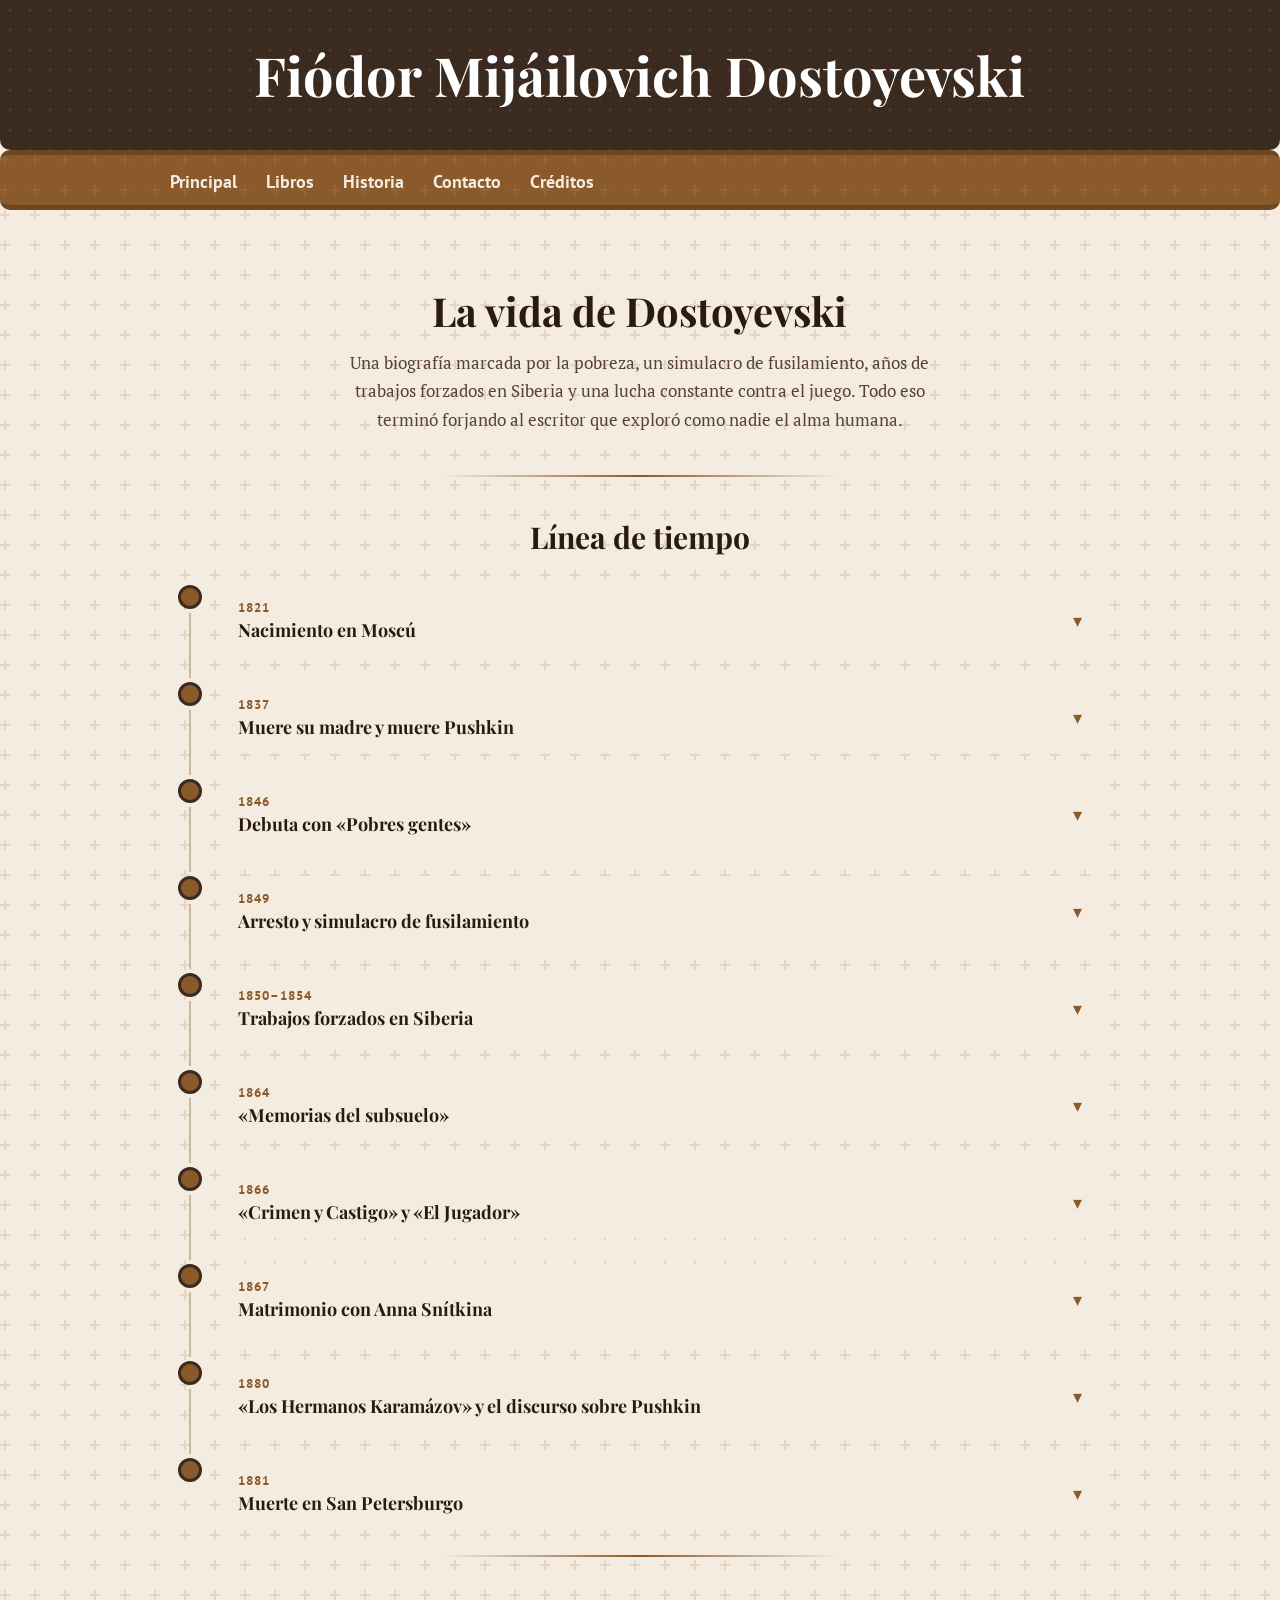
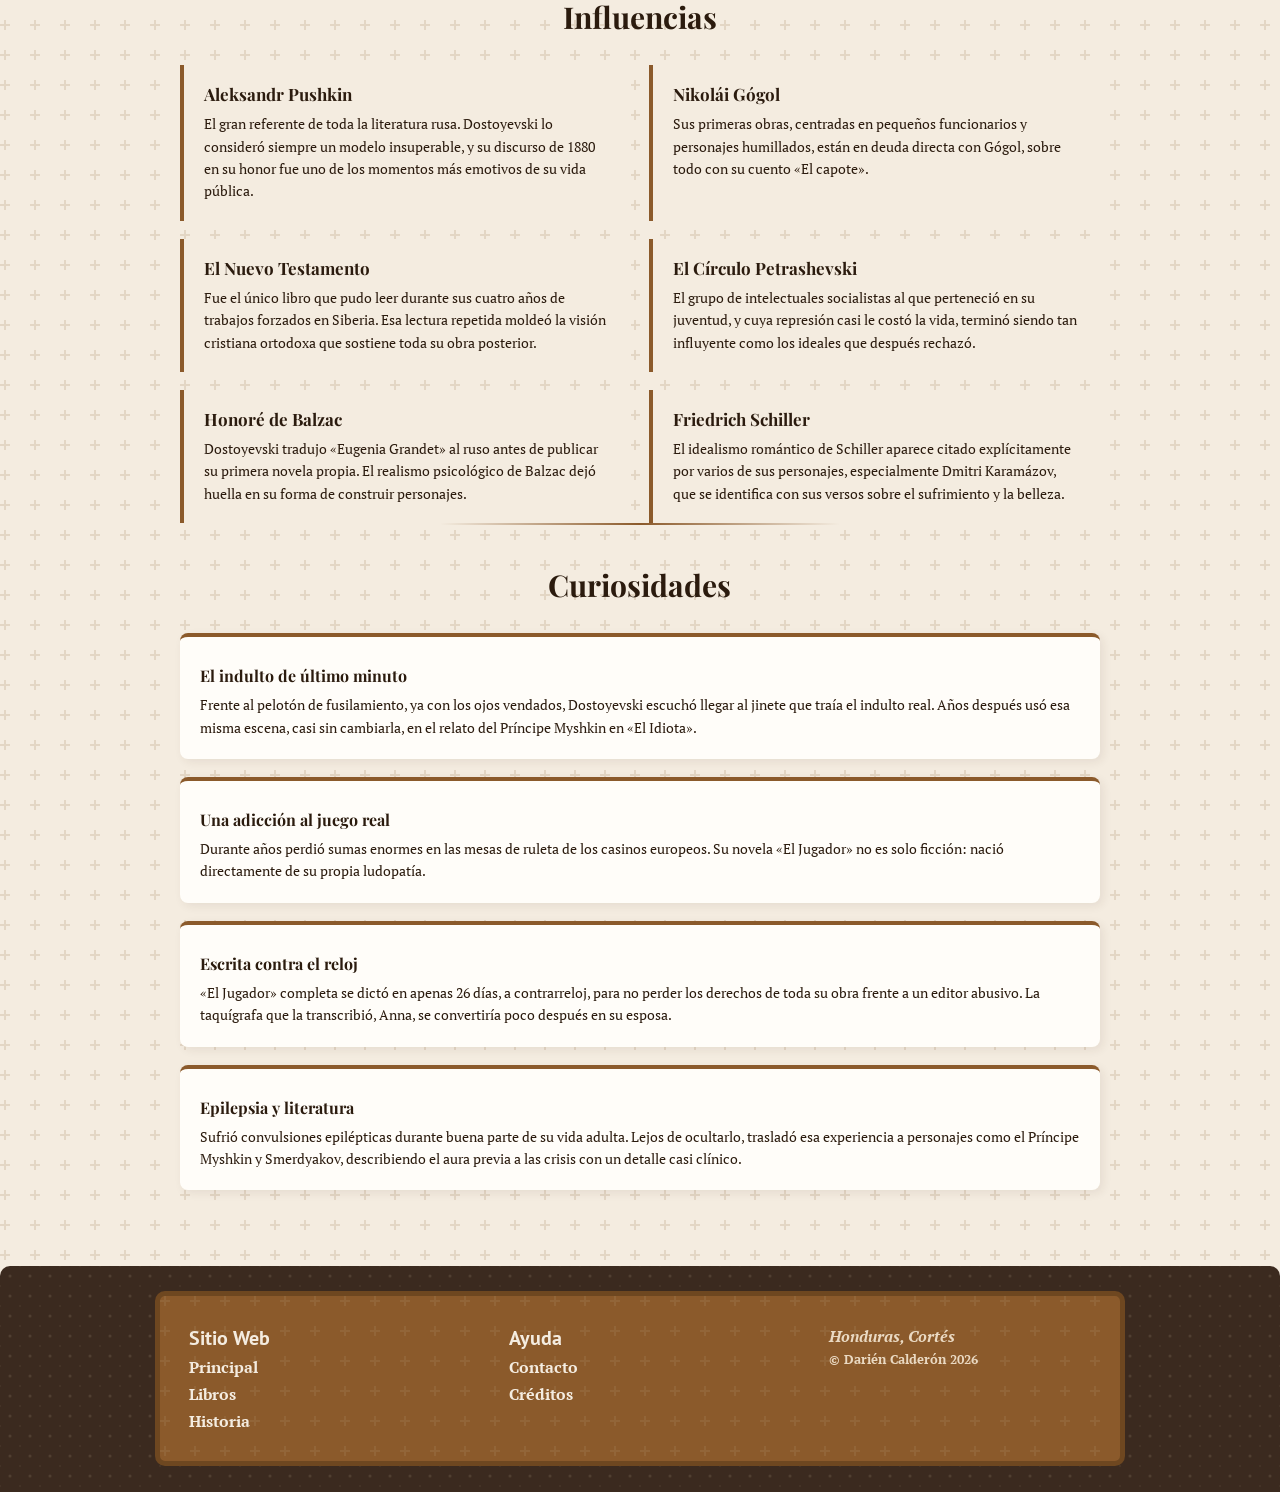
<file: historia.html>
<!DOCTYPE html>
<html lang="es">
<head>
    <meta name="viewport" content="width=device-width, initial-scale=1.0">
    <link href="https://fonts.googleapis.com/css2?family=PT+Sans:ital,wght@0,400;0,700;1,400;1,700&family=PT+Serif:ital,wght@0,400;0,700;1,400;1,700&family=Playfair+Display:ital,wght@0,400..900;1,400..900&display=swap" rel="stylesheet">
    <title>Historia — Dostoyevski</title>
    <meta charset="utf-8">
    <meta name="viewport" content="width=device-width, initial-scale=1.0">
    <meta name="description" content="La vida de Fiódor Dostoyevski: línea de tiempo, influencias y curiosidades">
    <link rel="stylesheet" href="styles/style.css">
    <link rel="stylesheet" href="styles/historia.css">
    <link rel="icon" type="image/png" href="/imagenes/favicon.png">
    <link rel="shortcut icon" type="image/png" href="/imagenes/favicon.png">
</head>
<body>
    <header id="cabeceralogo">
        <div>
            <h1>Fiódor Mijáilovich Dostoyevski</h1>
        </div>
    </header>

    <nav id="menuprincipal">
        <div>
            <ul id="listamenu">
                <li><a href="index.html">Principal</a></li>
                <li><a href="libros/libros.html">Libros</a>
                    <ul>
                        <li><a href="libros/LHK.html">Los Hermanos Karamázov</a></li>
                        <li><a href="libros/los_demonios.html">Los Demonios</a></li>
                        <li><a href="libros/el_idiota.html">El Idiota</a></li>
                        <li><a href="libros/cyc.html">Crimen y Castigo</a></li>
                    </ul>
                </li>
                <li><a href="historia.html">Historia</a></li>
                <li><a href="contacto.html">Contacto</a></li>
                <li class="creditos"><a href="creditos.html">Créditos</a></li>
            </ul>
        </div>
    </nav>

    <main>
        <div>
            <div id="historia-main">

                <!-- ── INTRO ── -->
                <div id="historia-intro">
                    <h2>La vida de Dostoyevski</h2>
                    <p>Una biografía marcada por la pobreza, un simulacro de fusilamiento, años de trabajos forzados en Siberia y una lucha constante contra el juego. Todo eso terminó forjando al escritor que exploró como nadie el alma humana.</p>
                </div>

                <div class="separador"></div>

                <!-- ── LÍNEA DE TIEMPO ── -->
                <section id="linea-tiempo">
                    <h2 class="titulo-seccion">Línea de tiempo</h2>

                    <div class="timeline">

                        <div class="hito" onclick="toggleHito(this)">
                            <div class="hito-riel">
                                <div class="hito-punto"></div>
                                <div class="hito-conector"></div>
                            </div>
                            <div class="hito-contenido">
                                <div class="hito-cabecera">
                                    <div class="hito-titulo-linea">
                                        <span class="hito-anio">1821</span>
                                        <h3>Nacimiento en Moscú</h3>
                                    </div>
                                    <span class="flecha">▾</span>
                                </div>
                                <div class="hito-cuerpo">
                                    <div class="hito-cuerpo-inner">
                                        <p>Fiódor Dostoyevski nace el 11 de noviembre de 1821 en Moscú. Su padre era médico del Hospital Mariinski para pobres, y la familia vivía en las dependencias del propio hospital, en contacto directo con la miseria que después retrataría en sus novelas.</p>
                                    </div>
                                </div>
                            </div>
                        </div>

                        <div class="hito" onclick="toggleHito(this)">
                            <div class="hito-riel">
                                <div class="hito-punto"></div>
                                <div class="hito-conector"></div>
                            </div>
                            <div class="hito-contenido">
                                <div class="hito-cabecera">
                                    <div class="hito-titulo-linea">
                                        <span class="hito-anio">1837</span>
                                        <h3>Muere su madre y muere Pushkin</h3>
                                    </div>
                                    <span class="flecha">▾</span>
                                </div>
                                <div class="hito-cuerpo">
                                    <div class="hito-cuerpo-inner">
                                        <p>La muerte de su madre coincide con la de Aleksandr Pushkin, el escritor que Dostoyevski consideraba el padre de la literatura rusa. Ese mismo año es enviado a estudiar Ingeniería Militar en San Petersburgo, una carrera que nunca le interesó realmente.</p>
                                    </div>
                                </div>
                            </div>
                        </div>

                        <div class="hito" onclick="toggleHito(this)">
                            <div class="hito-riel">
                                <div class="hito-punto"></div>
                                <div class="hito-conector"></div>
                            </div>
                            <div class="hito-contenido">
                                <div class="hito-cabecera">
                                    <div class="hito-titulo-linea">
                                        <span class="hito-anio">1846</span>
                                        <h3>Debuta con «Pobres gentes»</h3>
                                    </div>
                                    <span class="flecha">▾</span>
                                </div>
                                <div class="hito-cuerpo">
                                    <div class="hito-cuerpo-inner">
                                        <p>Su primera novela es un éxito inmediato: el influyente crítico Belinski la aclama como el nacimiento de un nuevo gran escritor ruso. A los 24 años, Dostoyevski se convierte de la noche a la mañana en una celebridad literaria.</p>
                                    </div>
                                </div>
                            </div>
                        </div>

                        <div class="hito" onclick="toggleHito(this)">
                            <div class="hito-riel">
                                <div class="hito-punto"></div>
                                <div class="hito-conector"></div>
                            </div>
                            <div class="hito-contenido">
                                <div class="hito-cabecera">
                                    <div class="hito-titulo-linea">
                                        <span class="hito-anio">1849</span>
                                        <h3>Arresto y simulacro de fusilamiento</h3>
                                    </div>
                                    <span class="flecha">▾</span>
                                </div>
                                <div class="hito-cuerpo">
                                    <div class="hito-cuerpo-inner">
                                        <p>Es arrestado por participar en el Círculo Petrashevski, un grupo de discusión sobre ideas socialistas prohibidas. Condenado a muerte, es llevado ante el pelotón de fusilamiento; solo en el último instante se lee el indulto del zar, que conmuta la pena por trabajos forzados. La experiencia lo marca para siempre.</p>
                                    </div>
                                </div>
                            </div>
                        </div>

                        <div class="hito" onclick="toggleHito(this)">
                            <div class="hito-riel">
                                <div class="hito-punto"></div>
                                <div class="hito-conector"></div>
                            </div>
                            <div class="hito-contenido">
                                <div class="hito-cabecera">
                                    <div class="hito-titulo-linea">
                                        <span class="hito-anio">1850–1854</span>
                                        <h3>Trabajos forzados en Siberia</h3>
                                    </div>
                                    <span class="flecha">▾</span>
                                </div>
                                <div class="hito-cuerpo">
                                    <div class="hito-cuerpo-inner">
                                        <p>Cumple cuatro años en un campo de prisioneros en Omsk, encadenado junto a asesinos y ladrones comunes. El único libro permitido era el Nuevo Testamento, que leyó una y otra vez. De esta experiencia nace su reencuentro con la fe cristiana y el material para «Memorias de la casa de los muertos».</p>
                                    </div>
                                </div>
                            </div>
                        </div>

                        <div class="hito" onclick="toggleHito(this)">
                            <div class="hito-riel">
                                <div class="hito-punto"></div>
                                <div class="hito-conector"></div>
                            </div>
                            <div class="hito-contenido">
                                <div class="hito-cabecera">
                                    <div class="hito-titulo-linea">
                                        <span class="hito-anio">1864</span>
                                        <h3>«Memorias del subsuelo»</h3>
                                    </div>
                                    <span class="flecha">▾</span>
                                </div>
                                <div class="hito-cuerpo">
                                    <div class="hito-cuerpo-inner">
                                        <p>Publica esta breve novela sobre un hombre resentido y aislado que rechaza la razón y el progreso. Muchos filósofos y críticos la consideran una de las obras fundacionales del existencialismo, décadas antes de que ese término existiera.</p>
                                    </div>
                                </div>
                            </div>
                        </div>

                        <div class="hito" onclick="toggleHito(this)">
                            <div class="hito-riel">
                                <div class="hito-punto"></div>
                                <div class="hito-conector"></div>
                            </div>
                            <div class="hito-contenido">
                                <div class="hito-cabecera">
                                    <div class="hito-titulo-linea">
                                        <span class="hito-anio">1866</span>
                                        <h3>«Crimen y Castigo» y «El Jugador»</h3>
                                    </div>
                                    <span class="flecha">▾</span>
                                </div>
                                <div class="hito-cuerpo">
                                    <div class="hito-cuerpo-inner">
                                        <p>Publica «Crimen y Castigo» por entregas. Ese mismo año, atrapado por un contrato leonino que lo obligaba a entregar una novela nueva en un mes o perder los derechos de todas sus obras, dicta «El Jugador» en 26 días a su joven taquígrafa, Anna Grigórievna Snítkina.</p>
                                    </div>
                                </div>
                            </div>
                        </div>

                        <div class="hito" onclick="toggleHito(this)">
                            <div class="hito-riel">
                                <div class="hito-punto"></div>
                                <div class="hito-conector"></div>
                            </div>
                            <div class="hito-contenido">
                                <div class="hito-cabecera">
                                    <div class="hito-titulo-linea">
                                        <span class="hito-anio">1867</span>
                                        <h3>Matrimonio con Anna Snítkina</h3>
                                    </div>
                                    <span class="flecha">▾</span>
                                </div>
                                <div class="hito-cuerpo">
                                    <div class="hito-cuerpo-inner">
                                        <p>Se casa con Anna, quien se convierte no solo en su esposa sino en su editora y administradora financiera. Fue ella quien lo ayudó a superar su adicción al juego y a estabilizar por fin su vida económica.</p>
                                    </div>
                                </div>
                            </div>
                        </div>

                        <div class="hito" onclick="toggleHito(this)">
                            <div class="hito-riel">
                                <div class="hito-punto"></div>
                                <div class="hito-conector"></div>
                            </div>
                            <div class="hito-contenido">
                                <div class="hito-cabecera">
                                    <div class="hito-titulo-linea">
                                        <span class="hito-anio">1880</span>
                                        <h3>«Los Hermanos Karamázov» y el discurso sobre Pushkin</h3>
                                    </div>
                                    <span class="flecha">▾</span>
                                </div>
                                <div class="hito-cuerpo">
                                    <div class="hito-cuerpo-inner">
                                        <p>Publica su última y más grande novela. Ese mismo año pronuncia un discurso en la inauguración del monumento a Pushkin en Moscú que provoca una ovación tan intensa que, según los testigos, desconocidos lloraban y se abrazaban entre sí.</p>
                                    </div>
                                </div>
                            </div>
                        </div>

                        <div class="hito" onclick="toggleHito(this)">
                            <div class="hito-riel">
                                <div class="hito-punto"></div>
                            </div>
                            <div class="hito-contenido">
                                <div class="hito-cabecera">
                                    <div class="hito-titulo-linea">
                                        <span class="hito-anio">1881</span>
                                        <h3>Muerte en San Petersburgo</h3>
                                    </div>
                                    <span class="flecha">▾</span>
                                </div>
                                <div class="hito-cuerpo">
                                    <div class="hito-cuerpo-inner">
                                        <p>Fallece el 28 de enero (9 de febrero en el calendario gregoriano) a los 59 años. Miles de personas asisten a su funeral en San Petersburgo, un homenaje enorme para un escritor que había pasado buena parte de su vida al borde de la pobreza.</p>
                                    </div>
                                </div>
                            </div>
                        </div>

                    </div>
                </section>

                <div class="separador"></div>

                <!-- ── INFLUENCIAS ── -->
                <section id="influencias">
                    <h2 class="titulo-seccion">Influencias</h2>
                    <div class="influencias-lista">

                        <div class="influencia-card">
                            <h3>Aleksandr Pushkin</h3>
                            <p>El gran referente de toda la literatura rusa. Dostoyevski lo consideró siempre un modelo insuperable, y su discurso de 1880 en su honor fue uno de los momentos más emotivos de su vida pública.</p>
                        </div>

                        <div class="influencia-card">
                            <h3>Nikolái Gógol</h3>
                            <p>Sus primeras obras, centradas en pequeños funcionarios y personajes humillados, están en deuda directa con Gógol, sobre todo con su cuento «El capote».</p>
                        </div>

                        <div class="influencia-card">
                            <h3>El Nuevo Testamento</h3>
                            <p>Fue el único libro que pudo leer durante sus cuatro años de trabajos forzados en Siberia. Esa lectura repetida moldeó la visión cristiana ortodoxa que sostiene toda su obra posterior.</p>
                        </div>

                        <div class="influencia-card">
                            <h3>El Círculo Petrashevski</h3>
                            <p>El grupo de intelectuales socialistas al que perteneció en su juventud, y cuya represión casi le costó la vida, terminó siendo tan influyente como los ideales que después rechazó.</p>
                        </div>

                        <div class="influencia-card">
                            <h3>Honoré de Balzac</h3>
                            <p>Dostoyevski tradujo «Eugenia Grandet» al ruso antes de publicar su primera novela propia. El realismo psicológico de Balzac dejó huella en su forma de construir personajes.</p>
                        </div>

                        <div class="influencia-card">
                            <h3>Friedrich Schiller</h3>
                            <p>El idealismo romántico de Schiller aparece citado explícitamente por varios de sus personajes, especialmente Dmitri Karamázov, que se identifica con sus versos sobre el sufrimiento y la belleza.</p>
                        </div>

                    </div>
                </section>

                <div class="separador"></div>

                <!-- ── CURIOSIDADES ── -->
                <section id="curiosidades">
                    <h2 class="titulo-seccion">Curiosidades</h2>
                    <div class="curiosidades-lista">

                        <div class="curiosidad-card">
                            <div class="icono"></div>
                            <h3>El indulto de último minuto</h3>
                            <p>Frente al pelotón de fusilamiento, ya con los ojos vendados, Dostoyevski escuchó llegar al jinete que traía el indulto real. Años después usó esa misma escena, casi sin cambiarla, en el relato del Príncipe Myshkin en «El Idiota».</p>
                        </div>

                        <div class="curiosidad-card">
                            <div class="icono"></div>
                            <h3>Una adicción al juego real</h3>
                            <p>Durante años perdió sumas enormes en las mesas de ruleta de los casinos europeos. Su novela «El Jugador» no es solo ficción: nació directamente de su propia ludopatía.</p>
                        </div>

                        <div class="curiosidad-card">
                            <div class="icono"></div>
                            <h3>Escrita contra el reloj</h3>
                            <p>«El Jugador» completa se dictó en apenas 26 días, a contrarreloj, para no perder los derechos de toda su obra frente a un editor abusivo. La taquígrafa que la transcribió, Anna, se convertiría poco después en su esposa.</p>
                        </div>

                        <div class="curiosidad-card">
                            <div class="icono"></div>
                            <h3>Epilepsia y literatura</h3>
                            <p>Sufrió convulsiones epilépticas durante buena parte de su vida adulta. Lejos de ocultarlo, trasladó esa experiencia a personajes como el Príncipe Myshkin y Smerdyakov, describiendo el aura previa a las crisis con un detalle casi clínico.</p>
                        </div>

                    </div>
                </section>

            </div>
        </div>
    </main>

    <footer id="pielogo">
        <div>
            <section class="seccionpie">
                <h1>Sitio Web</h1>
                <p><a href="index.html">Principal</a></p>
                <p><a href="libros/libros.html">Libros</a></p>
                <p><a href="historia.html">Historia</a></p>
            </section>
            <section class="seccionpie">
                <h1>Ayuda</h1>
                <p><a href="contacto.html">Contacto</a></p>
                <p><a href="creditos.html">Créditos</a></p>
            </section>
            <section class="seccionpie">
                <address>Honduras, Cortés</address>
                <small>&copy; Darién Calderón 2026</small>
            </section>
            <div class="recuperar"></div>
        </div>
        <script src="./js/historia.js"></script>
    </footer>
</body>
</html>
</file>
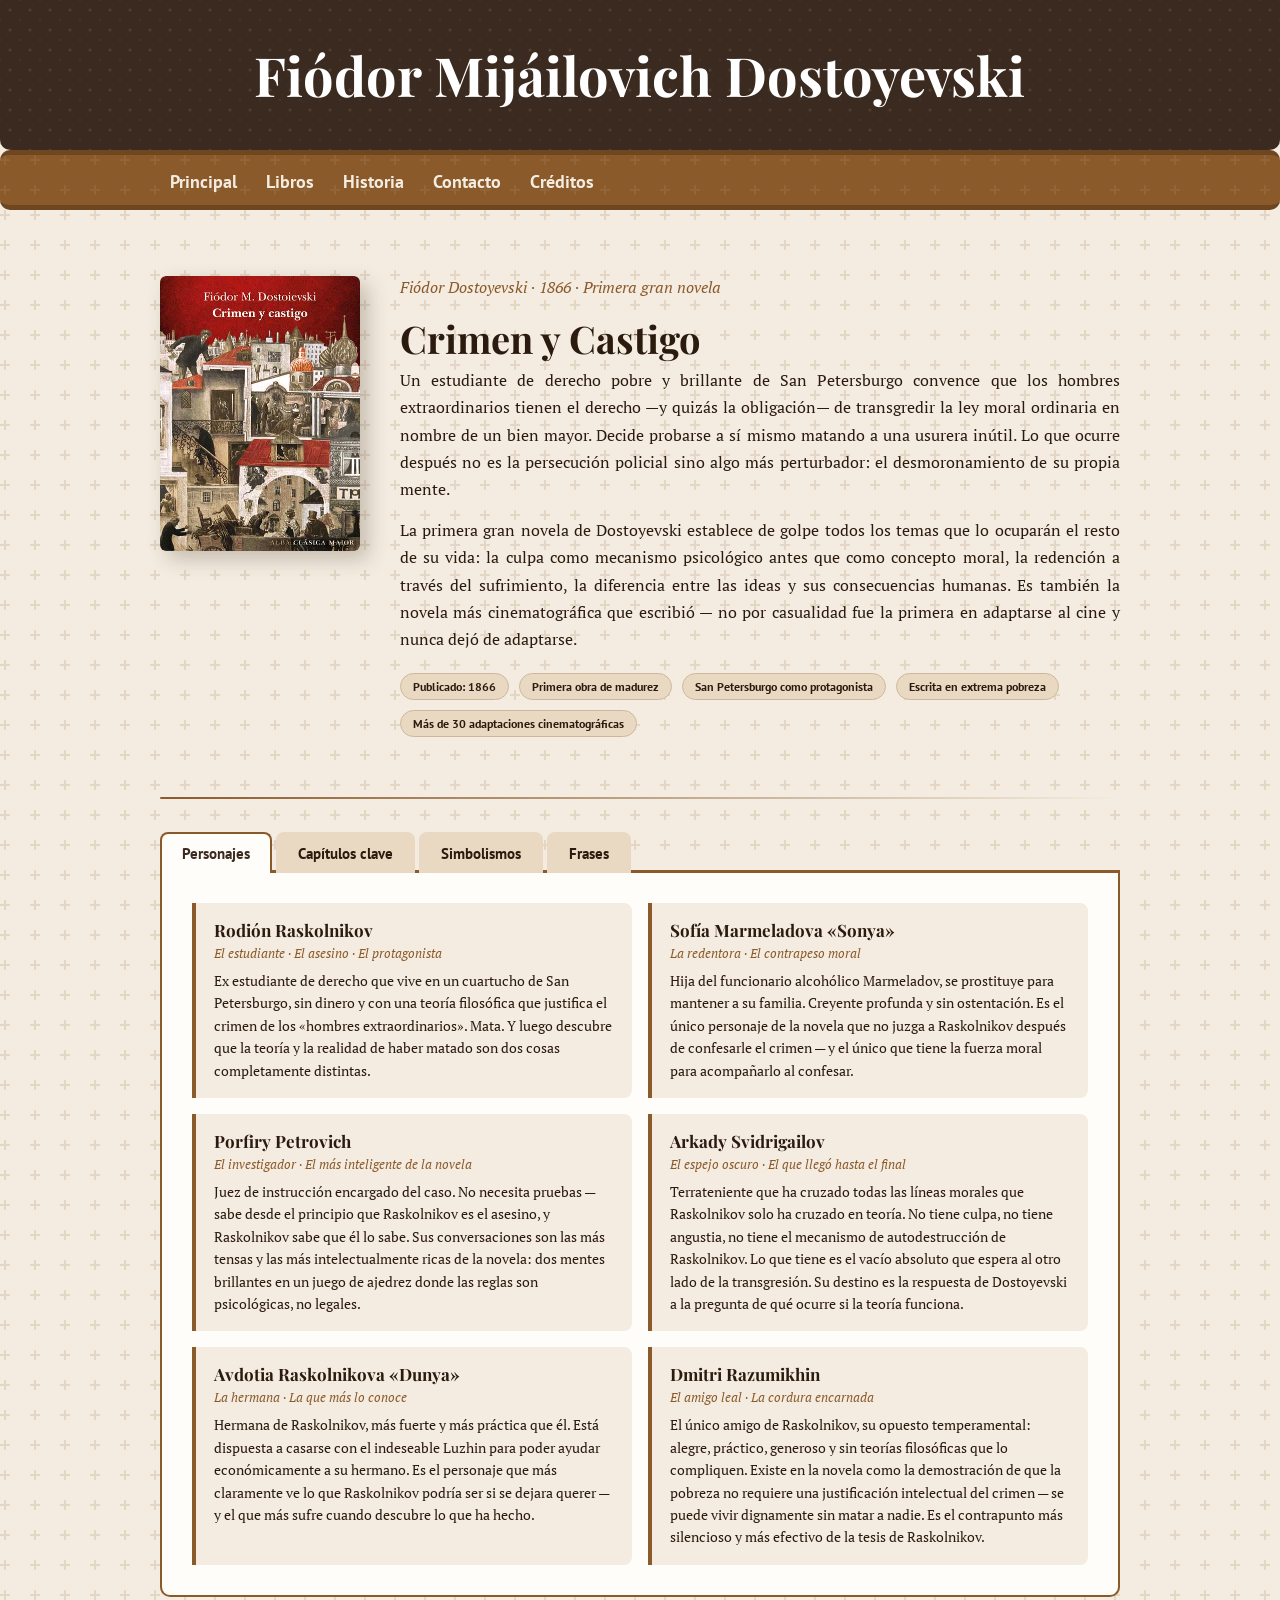
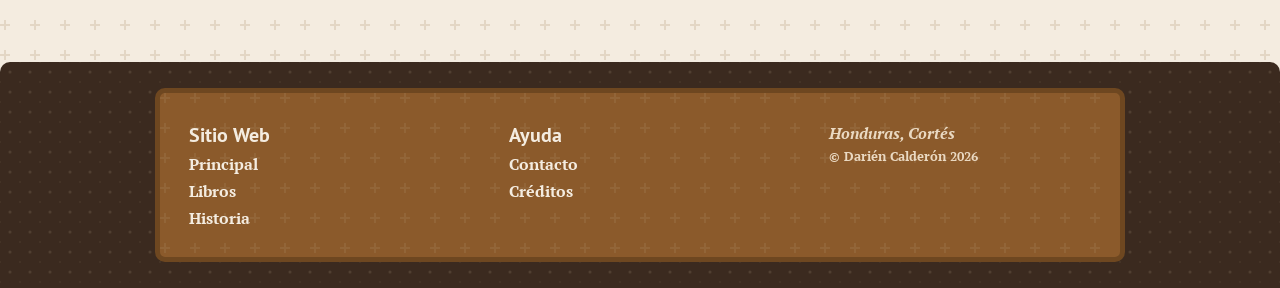
<file: libros/cyc.html>
<!DOCTYPE html>
<html lang="es">
<head>
    <meta name="viewport" content="width=device-width, initial-scale=1.0">
    <link href="https://fonts.googleapis.com/css2?family=PT+Sans:ital,wght@0,400;0,700;1,400;1,700&family=PT+Serif:ital,wght@0,400;0,700;1,400;1,700&family=Playfair+Display:ital,wght@0,400..900;1,400..900&display=swap" rel="stylesheet">
    <title>Crimen y Castigo — Dostoyevski</title>
    <meta charset="utf-8">
    <meta name="description" content="Análisis completo de Crimen y Castigo de Fiódor Dostoyevski">
    <link rel="stylesheet" href="../styles/style.css">
    <link rel="stylesheet" href="../styles/libros_plantilla.css">
    <link rel="icon" type="image/png" href="../imagenes/favicon.png">
    <link rel="shortcut icon" type="image/png" href="../imagenes/favicon.png">
</head>
<body>

    <header id="cabeceralogo">
        <div>
            <h1>Fiódor Mijáilovich Dostoyevski</h1>
        </div>
    </header>

    <nav id="menuprincipal">
        <div>
            <ul id="listamenu">
                <li><a href="../index.html">Principal</a></li>
                <li><a href="libros.html">Libros</a>
                    <ul>
                        <li><a href="LHK.html">Los Hermanos Karamázov</a></li>
                        <li><a href="los_demonios.html">Los Demonios</a></li>
                        <li><a href="el_idiota.html">El Idiota</a></li>
                        <li><a href="cyc.html">Crimen y Castigo</a></li>
                    </ul>
                </li>
                <li><a href="../historia.html">Historia</a></li>
                <li><a href="../contacto.html">Contacto</a></li>
                <li class="creditos"><a href="../creditos.html">Créditos</a></li>
            </ul>
        </div>
    </nav>

    <main>
        <div id="libro-main">

            <div id="libro-hero">
                <div class="portada">
                    <img src="../imagenes/cyc_alba.jpg" alt="Portada Crimen y Castigo — Alba Clásicos">
                    <div class="portada-overlay">
                        <span>Crimen y Castigo</span>
                        <span class="cita-autor">Fiódor Dostoyevski</span>
                        <small>1866 · Alba Clásicos</small>
                    </div>
                </div>
                <div class="sinopsis">
                    <p class="subtitulo">Fiódor Dostoyevski · 1866 · Primera gran novela</p>
                    <h2>Crimen y Castigo</h2>
                    <p>Un estudiante de derecho pobre y brillante de San Petersburgo convence que los hombres extraordinarios tienen el derecho —y quizás la obligación— de transgredir la ley moral ordinaria en nombre de un bien mayor. Decide probarse a sí mismo matando a una usurera inútil. Lo que ocurre después no es la persecución policial sino algo más perturbador: el desmoronamiento de su propia mente.</p>
                    <p>La primera gran novela de Dostoyevski establece de golpe todos los temas que lo ocuparán el resto de su vida: la culpa como mecanismo psicológico antes que como concepto moral, la redención a través del sufrimiento, la diferencia entre las ideas y sus consecuencias humanas. Es también la novela más cinematográfica que escribió — no por casualidad fue la primera en adaptarse al cine y nunca dejó de adaptarse.</p>
                    <div class="ficha-rapida">
                        <span>Publicado: 1866</span>
                        <span>Primera obra de madurez</span>
                        <span>San Petersburgo como protagonista</span>
                        <span>Escrita en extrema pobreza</span>
                        <span>Más de 30 adaptaciones cinematográficas</span>
                    </div>
                </div>
            </div>

            <div class="separador"></div>

            <div id="tabs-container">
                <div class="tabs-nav">
                    <button class="activo" onclick="cambiarTab(event, 'personajes')">Personajes</button>
                    <button onclick="cambiarTab(event, 'capitulos')">Capítulos clave</button>
                    <button onclick="cambiarTab(event, 'simbolismos')">Simbolismos</button>
                    <button onclick="cambiarTab(event, 'frases')">Frases</button>
                </div>

                <!-- TAB: PERSONAJES -->
                <div id="tab-personajes" class="tab-panel activo">
                    <div class="personajes-grid">

                        <div class="personaje-card" onclick="mostrarPersonaje(event, 'raskolnikov')">
                            <h3>Rodión Raskolnikov</h3>
                            <div class="rol">El estudiante · El asesino · El protagonista</div>
                            <p>Ex estudiante de derecho que vive en un cuartucho de San Petersburgo, sin dinero y con una teoría filosófica que justifica el crimen de los «hombres extraordinarios». Mata. Y luego descubre que la teoría y la realidad de haber matado son dos cosas completamente distintas.</p>
                        </div>

                        <div class="personaje-card" onclick="mostrarPersonaje(event, 'sonya')">
                            <h3>Sofía Marmeladova «Sonya»</h3>
                            <div class="rol">La redentora · El contrapeso moral</div>
                            <p>Hija del funcionario alcohólico Marmeladov, se prostituye para mantener a su familia. Creyente profunda y sin ostentación. Es el único personaje de la novela que no juzga a Raskolnikov después de confesarle el crimen — y el único que tiene la fuerza moral para acompañarlo al confesar.</p>
                        </div>

                        <div class="personaje-card" onclick="mostrarPersonaje(event, 'porfiry')">
                            <h3>Porfiry Petrovich</h3>
                            <div class="rol">El investigador · El más inteligente de la novela</div>
                            <p>Juez de instrucción encargado del caso. No necesita pruebas — sabe desde el principio que Raskolnikov es el asesino, y Raskolnikov sabe que él lo sabe. Sus conversaciones son las más tensas y las más intelectualmente ricas de la novela: dos mentes brillantes en un juego de ajedrez donde las reglas son psicológicas, no legales.</p>
                        </div>

                        <div class="personaje-card" onclick="mostrarPersonaje(event, 'svidrigailov')">
                            <h3>Arkady Svidrigailov</h3>
                            <div class="rol">El espejo oscuro · El que llegó hasta el final</div>
                            <p>Terrateniente que ha cruzado todas las líneas morales que Raskolnikov solo ha cruzado en teoría. No tiene culpa, no tiene angustia, no tiene el mecanismo de autodestrucción de Raskolnikov. Lo que tiene es el vacío absoluto que espera al otro lado de la transgresión. Su destino es la respuesta de Dostoyevski a la pregunta de qué ocurre si la teoría funciona.</p>
                        </div>

                        <div class="personaje-card" onclick="mostrarPersonaje(event, 'dunya')">
                            <h3>Avdotia Raskolnikova «Dunya»</h3>
                            <div class="rol">La hermana · La que más lo conoce</div>
                            <p>Hermana de Raskolnikov, más fuerte y más práctica que él. Está dispuesta a casarse con el indeseable Luzhin para poder ayudar económicamente a su hermano. Es el personaje que más claramente ve lo que Raskolnikov podría ser si se dejara querer — y el que más sufre cuando descubre lo que ha hecho.</p>
                        </div>

                        <div class="personaje-card" onclick="mostrarPersonaje(event, 'razumikhin')">
                            <h3>Dmitri Razumikhin</h3>
                            <div class="rol">El amigo leal · La cordura encarnada</div>
                            <p>El único amigo de Raskolnikov, su opuesto temperamental: alegre, práctico, generoso y sin teorías filosóficas que lo compliquen. Existe en la novela como la demostración de que la pobreza no requiere una justificación intelectual del crimen — se puede vivir dignamente sin matar a nadie. Es el contrapunto más silencioso y más efectivo de la tesis de Raskolnikov.</p>
                        </div>

                    </div>

                    <div id="detalle-raskolnikov" class="personaje-detalle">
                        <h3>Rodión Raskolnikov — La idea que se come a su creador</h3>
                        <p>Raskolnikov ha desarrollado una teoría que divide a la humanidad en dos categorías: los hombres ordinarios, que deben obedecer la ley, y los hombres extraordinarios —Napoleón, Newton, Mahoma— que tienen el derecho de transgredir la ley moral en nombre de un bien mayor. La teoría no es absurda: tiene una lógica interna y una tradición filosófica que la sostiene.</p>
                        <p>El problema es que matar a Alena Ivanovna no es un acto napoleónico: es el asesinato de una vieja asustada en un cuartucho de San Petersburgo. Y Raskolnikov lo sabe en el momento en que lo hace. El resto de la novela no es la investigación policial sino la guerra entre su orgullo intelectual —que insiste en que el acto fue justificado— y su conciencia —que lo va destruyendo desde adentro con una eficacia que ningún policía podría igualar.</p>
                        <p>El nombre de Raskolnikov viene de la palabra rusa «raskol», cisma o división. Está partido en dos desde el principio.</p>
                        <div class="cita-personaje">"¿Soy un ser que tiembla o tengo derecho?"</div>
                    </div>

                    <div id="detalle-sonya" class="personaje-detalle">
                        <h3>Sofía Marmeladova — La fe sin argumentos</h3>
                        <p>Sonya es el personaje más difícil de entender para el lector moderno porque no tiene ningún argumento: solo tiene fe. No puede refutar la teoría de Raskolnikov — no intenta hacerlo. Pero cuando él le confiesa el crimen, ella no huye, no lo juzga y no lo denuncia. Se queda. Y esa permanencia, para Dostoyevski, es el argumento más poderoso de todos.</p>
                        <p>La escena en que Sonya lee a Raskolnikov el pasaje de la resurrección de Lázaro es el corazón espiritual de la novela. No lo lee para convencerlo — lo lee porque él se lo pide, en un momento de vulnerabilidad que no puede sostener más de unos segundos. Dostoyevski creía que la fe verdadera no se transmite con argumentos sino por contagio de presencia.</p>
                        <p>Sonya sigue a Raskolnikov a Siberia. No porque sea débil sino porque es la única en la novela que comprende qué significa acompañar a alguien en el sufrimiento.</p>
                        <div class="cita-personaje">"¿Qué habría sido de mí sin Dios?"</div>
                    </div>

                    <div id="detalle-porfiry" class="personaje-detalle">
                        <h3>Porfiry Petrovich — El detective que no necesita pruebas</h3>
                        <p>Porfiry es, técnicamente, el antagonista de la novela. Pero Dostoyevski lo construyó de manera que resulta imposible no admirarlo y, en ciertos momentos, imposible no preferirlo a Raskolnikov. Es inteligente, irónico, completamente honesto sobre sus métodos y, en el fondo, genuinamente interesado en el bienestar de Raskolnikov — no como víctima del sistema sino como ser humano que se está destruyendo.</p>
                        <p>Sus conversaciones con Raskolnikov son las páginas más brillantes de la novela. Porfiry sabe que Raskolnikov es el asesino; Raskolnikov sabe que Porfiry lo sabe; Porfiry sabe que Raskolnikov sabe que él sabe. Y aun así continúan el juego, porque ninguno de los dos puede ser el primero en decir lo que ambos saben. Es un duelo de psicólogos disfrazado de procedimiento legal.</p>
                        <div class="cita-personaje">"Conviértase usted en el sol y todos lo verán. El sol no tiene que esconderse."</div>
                    </div>

                    <div id="detalle-svidrigailov" class="personaje-detalle">
                        <h3>Arkady Svidrigailov — Lo que hay al otro lado</h3>
                        <p>Svidrigailov es el personaje más inquietante de Crimen y Castigo porque hace lo que Raskolnikov solo teoriza, y sin angustia. Ha cruzado todas las líneas morales y está completamente en paz con ello. No tiene el mecanismo de autodestrucción de Raskolnikov porque nunca se convenció de que esas líneas tuvieran importancia.</p>
                        <p>Su función en la novela es la de espejo: muestra a Raskolnikov lo que sería si su teoría hubiera funcionado. Y lo que hay al otro lado no es la grandeza napoleónica sino el aburrimiento absoluto, la incapacidad de sentir nada, el vacío. Svidrigailov tiene dinero, libertad, impunidad — y no sabe qué hacer con ninguna de las tres cosas.</p>
                        <p>Su suicidio al amanecer, después de una serie de actos de generosidad sorprendentes —deja dinero para Sonya, para los huérfanos, para Dunya— es el único de la novela que no tiene explicación ideológica. Simplemente se cansó.</p>
                        <div class="cita-personaje">"América. Eso es donde voy." — Últimas palabras antes de suicidarse.</div>
                    </div>

                    <div id="detalle-dunya" class="personaje-detalle">
                        <h3>Avdotia «Dunya» — La fuerza que Raskolnikov no tiene</h3>
                        <p>Dunya es en muchos aspectos más interesante que su hermano: enfrenta la misma pobreza, la misma presión social, la misma tentación de comprometer su dignidad por dinero —el matrimonio con Luzhin— y la rechaza sin necesitar ninguna teoría filosófica que la justifique. Simplemente no puede.</p>
                        <p>La escena en que Svidrigailov la encierra en su habitación e intenta extorsionarla, y ella le dispara con su propio revólver sin dar en el blanco, es una de las más físicamente tensas de la novela. Dunya no necesita matar a Svidrigailov para salirse de la situación — y no lo mata. Esa contención, esa capacidad de hacer exactamente lo necesario y no más, es la diferencia entre ella y su hermano.</p>
                        <div class="cita-personaje">"No me vendería ni por mis seres queridos, y menos aún por mí misma."</div>
                    </div>

                    <div id="detalle-razumikhin" class="personaje-detalle">
                        <h3>Razumikhin — La vida sin teoría</h3>
                        <p>El nombre de Razumikhin viene de «razum», razón — pero no la razón filosófica de Raskolnikov sino la razón práctica, la inteligencia aplicada a vivir. Razumikhin es pobre, trabaja como traductor para pagar sus estudios, cuida a Raskolnikov cuando está enfermo sin preguntas, se enamora de Dunya con honestidad.</p>
                        <p>Dostoyevski lo usa como demostración de que la pobreza y la inteligencia no conducen inevitablemente a la teoría del hombre extraordinario. Se puede ser pobre, listo y honesto al mismo tiempo, sin que la situación requiera ninguna justificación metafísica del crimen. Es el argumento más callado de la novela — y el más efectivo, precisamente porque Razumikhin nunca lo hace explícito.</p>
                        <div class="cita-personaje">"La mentira no me molesta. Lo que me molesta es mentir y creer en la propia mentira."</div>
                    </div>

                </div>

                <!-- TAB: CAPÍTULOS -->
                <div id="tab-capitulos" class="tab-panel">

                    <div class="capitulo-item" onclick="toggleCapitulo(this)">
                        <div class="capitulo-titulo">
                            <div>
                                <div class="num-libro">Parte I · Capítulo I–VI</div>
                                <h3>El ensayo del crimen</h3>
                            </div>
                            <span class="flecha">▼</span>
                        </div>
                        <div class="capitulo-cuerpo">
                            <div class="capitulo-cuerpo-inner">
                                <span class="importancia">La idea antes del acto</span>
                                <p>La primera parte de la novela transcurre en el calor sofocante de San Petersburgo, en el cuartucho de Raskolnikov que Dostoyevski describe como un ataúd. Raskolnikov ya ha tomado la decisión antes de que empiece la novela — lo que vemos son los días previos al crimen, el rechazo a admitirlo completamente, la visita de reconocimiento al piso de la usurera.</p>
                                <p>La lentitud deliberada de estos capítulos es la técnica central de la novela: Dostoyevski sumerge al lector en la mente de Raskolnikov antes del crimen, haciéndolo cómplice de la lógica interna de la teoría. Cuando el hacha cae, el lector ha estado dentro de esa cabeza el tiempo suficiente para entender — aunque no para justificar — lo que ocurrió.</p>
                            </div>
                        </div>
                    </div>

                    <div class="capitulo-item" onclick="toggleCapitulo(this)">
                        <div class="capitulo-titulo">
                            <div>
                                <div class="num-libro">Parte I · Capítulo VII</div>
                                <h3>El crimen</h3>
                            </div>
                            <span class="flecha">▼</span>
                        </div>
                        <div class="capitulo-cuerpo">
                            <div class="capitulo-cuerpo-inner">
                                <span class="importancia">El momento que define toda la novela</span>
                                <p>El asesinato de Alena Ivanovna ocurre de manera casi mecánica — exactamente como Raskolnikov lo había planeado. Pero entonces llega Lizaveta, la hermana de la usurera, a quien Raskolnikov no había calculado y a quien no tenía ninguna razón para matar. La mata también.</p>
                                <p>Ese segundo asesinato destruye la teoría desde adentro: Lizaveta era exactamente el tipo de persona que la teoría pretendía proteger — pobre, explotada, inútilmente muerta. Raskolnikov no puede ignorar lo que acaba de hacer, y el resto de la novela es el intento de su mente de sobrevivir a ese conocimiento. Los capítulos siguientes — febriles, fragmentados, con la conciencia en colapso — son la respuesta de Dostoyevski a cualquier teoría que separe las ideas de sus consecuencias humanas concretas.</p>
                            </div>
                        </div>
                    </div>

                    <div class="capitulo-item" onclick="toggleCapitulo(this)">
                        <div class="capitulo-titulo">
                            <div>
                                <div class="num-libro">Parte II · Capítulo VII</div>
                                <h3>La muerte de Marmeladov. El primer encuentro con Sonya</h3>
                            </div>
                            <span class="flecha">▼</span>
                        </div>
                        <div class="capitulo-cuerpo">
                            <div class="capitulo-cuerpo-inner">
                                <span class="importancia">La aparición del contrapeso moral</span>
                                <p>Marmeladov — el funcionario alcohólico que conocemos en la primera escena de la novela — muere atropellado por un carruaje. Raskolnikov lo recoge del suelo, lo lleva a su casa y conoce a Sonya. En ese momento, inmediatamente después de haber cometido dos asesinatos, Raskolnikov da a la familia Marmeladov el poco dinero que le queda.</p>
                                <p>El gesto es incomprensible dentro de la lógica de su teoría — el hombre extraordinario no reparte el dinero que necesita entre los débiles. Pero lo hace. Dostoyevski muestra que la bondad de Raskolnikov no fue destruida por el crimen: coexiste con él, lo contradice, lo hace más insoportable. Es más fácil ser monstruo si uno deja de ser humano completamente.</p>
                            </div>
                        </div>
                    </div>

                    <div class="capitulo-item" onclick="toggleCapitulo(this)">
                        <div class="capitulo-titulo">
                            <div>
                                <div class="num-libro">Parte III · Capítulo V</div>
                                <h3>El artículo. La teoría expuesta</h3>
                            </div>
                            <span class="flecha">▼</span>
                        </div>
                        <div class="capitulo-cuerpo">
                            <div class="capitulo-cuerpo-inner">
                                <span class="importancia">La filosofía detrás del crimen</span>
                                <p>Porfiry le muestra a Raskolnikov un artículo que este publicó meses antes del crimen, donde expone su teoría de los hombres ordinarios y extraordinarios. Raskolnikov tiene que defenderlo ante el investigador que sospecha de él — una situación de una incomodidad casi cómica.</p>
                                <p>La conversación que sigue es la exposición más clara de la tesis central de la novela. Porfiry hace las preguntas correctas: ¿quién decide quién es extraordinario? ¿Hay un límite al número de personas que el hombre extraordinario puede matar en nombre de su idea? Raskolnikov no puede responder sin incriminarse — ni filosófica ni legalmente. La escena es un juicio disfrazado de debate académico.</p>
                            </div>
                        </div>
                    </div>

                    <div class="capitulo-item" onclick="toggleCapitulo(this)">
                        <div class="capitulo-titulo">
                            <div>
                                <div class="num-libro">Parte IV · Capítulo IV</div>
                                <h3>Sonya lee el Evangelio. La resurrección de Lázaro</h3>
                            </div>
                            <span class="flecha">▼</span>
                        </div>
                        <div class="capitulo-cuerpo">
                            <div class="capitulo-cuerpo-inner">
                                <span class="importancia">El corazón espiritual de la novela</span>
                                <p>Raskolnikov va a casa de Sonya y le pide que le lea del Evangelio. Ella lee el pasaje de Juan 11, la resurrección de Lázaro. Es una escena que funciona en varios niveles simultáneamente: Raskolnikov la provoca, queriendo saber si la fe de Sonya resiste la exposición a alguien que acaba de matar; Sonya lee sin saber que está leyendo para un asesino; y el texto de Lázaro — un muerto que regresa a la vida — es la promesa que Dostoyevski pone en el centro de la novela.</p>
                                <p>No es una escena de conversión. Raskolnikov no se convierte aquí. Pero algo ocurre — una grieta se abre en la armadura de su teoría que ya no podrá cerrarse. La fe de Sonya no lo convence con argumentos: lo afecta por presencia, por la sencillez con que ella lee algo que para él es imposible creer y que para ella es tan obvio como respirar.</p>
                            </div>
                        </div>
                    </div>

                    <div class="capitulo-item" onclick="toggleCapitulo(this)">
                        <div class="capitulo-titulo">
                            <div>
                                <div class="num-libro">Parte VI · Capítulo VIII</div>
                                <h3>La última conversación con Porfiry</h3>
                            </div>
                            <span class="flecha">▼</span>
                        </div>
                        <div class="capitulo-cuerpo">
                            <div class="capitulo-cuerpo-inner">
                                <span class="importancia">El investigador le dice la verdad</span>
                                <p>Porfiry visita a Raskolnikov por última vez y le dice directamente lo que sabe — sin acusación formal, sin testigos, sin poder usarlo legalmente. Le dice también que sabe que Raskolnikov va a confesar, que es la única salida que le queda, y que si confiesa pronto el tribunal tendrá en cuenta que se entregó voluntariamente.</p>
                                <p>La conversación es extraordinaria porque Porfiry no actúa como fiscal sino como alguien que genuinamente quiere que Raskolnikov se salve. No de la cárcel —sabe que irá— sino de sí mismo. «Usted necesita aire», le dice. Es el momento en que la novela deja de ser un thriller psicológico y se convierte en algo más cercano a una conversación sobre cómo seguir viviendo después de lo irreversible.</p>
                            </div>
                        </div>
                    </div>

                    <div class="capitulo-item" onclick="toggleCapitulo(this)">
                        <div class="capitulo-titulo">
                            <div>
                                <div class="num-libro">Epílogo</div>
                                <h3>Siberia. La pesadilla. El amanecer</h3>
                            </div>
                            <span class="flecha">▼</span>
                        </div>
                        <div class="capitulo-cuerpo">
                            <div class="capitulo-cuerpo-inner">
                                <span class="importancia">La respuesta de Dostoyevski</span>
                                <p>Raskolnikov cumple su condena en Siberia. Sonya lo sigue y vive en la ciudad cercana al campo de trabajos. Raskolnikov, todavía orgulloso, todavía sin arrepentirse del todo, la trata con frialdad. Pero un día, durante la convalecencia de una enfermedad, algo se rompe — no sabe exactamente qué — y llora abrazado a sus rodillas.</p>
                                <p>Dostoyevski es honesto sobre lo que ocurre y lo que no ocurre: Raskolnikov no obtiene una revelación mística, no se convierte de golpe, no encuentra paz inmediata. Lo que ocurre es más pequeño y más real: la rendición del orgullo. El epílogo termina con «una nueva historia», la de la renovación gradual de un hombre, que Dostoyevski dice que podría ser objeto de otra novela. Nunca la escribió. Quizás no necesitaba escribirla.</p>
                            </div>
                        </div>
                    </div>

                </div>

                <!-- TAB: SIMBOLISMOS -->
                <div id="tab-simbolismos" class="tab-panel">
                    <div class="simbolismo-grid">

                        <div class="simbolismo-card">
                            <div class="icono" style="font-family:serif; font-size:22px; font-weight:bold; color:#8B5A2B;">✕</div>
                            <h3>El hacha</h3>
                            <p>El arma de Raskolnikov no es una pistola ni un cuchillo — es un hacha, la herramienta más tosca y más inequívoca posible. Dostoyevski la eligió deliberadamente: no hay nada sofisticado en lo que Raskolnikov hace, por mucho que su teoría lo eleve a categoría filosófica. El hacha es la distancia entre la idea y el acto, entre la teoría del superhombre y el crimen de un estudiante pobre con fiebre en un cuartucho de verano.</p>
                        </div>

                        <div class="simbolismo-card">
                            <div class="icono" style="font-family:serif; font-size:22px; font-weight:bold; color:#8B5A2B;">✝</div>
                            <h3>La cruz de Sonya</h3>
                            <p>Cuando Raskolnikov se entrega, Sonya le da su propia cruz de madera de ciprés y se queda con la de cobre de Lizaveta — la hermana de la usurera, la segunda víctima. El intercambio de cruces es el símbolo más denso de la novela: Raskolnikov acepta cargar con el sufrimiento en lugar de eludirlo, y Sonya acepta cargar con la memoria de la víctima. Es una comunión de culpa y redención, no de inocencia.</p>
                        </div>

                        <div class="simbolismo-card">
                            <div class="icono" style="font-family:serif; font-size:22px; font-weight:bold; color:#8B5A2B;">◈</div>
                            <h3>San Petersburgo como mente enferma</h3>
                            <p>La ciudad en Crimen y Castigo no es un escenario sino un estado mental. El calor sofocante del verano, los canales sucios, los patios interiores oscuros, los cuartos como ataúdes — todo corresponde a la mente de Raskolnikov antes del crimen. Dostoyevski escribió la novela con un realismo topográfico tan preciso que los lectores de la época podían reconocer cada calle; y sin embargo, la ciudad tiene la cualidad alucinatoria de los sueños. San Petersburgo es la exteriorización del estado mental de su protagonista.</p>
                        </div>

                        <div class="simbolismo-card">
                            <div class="icono" style="font-family:serif; font-size:22px; font-weight:bold; color:#8B5A2B;">≠</div>
                            <h3>La teoría del hombre extraordinario</h3>
                            <p>La teoría de Raskolnikov no es una invención de Dostoyevski sino una síntesis de ideas que circulaban en la Rusia y la Europa de los años 1860: el utilitarismo, el nihilismo, la admiración por Napoleón como figura que transgredió la moral convencional en nombre de la historia. Dostoyevski no la refuta con argumentos — la somete a la prueba de la realidad concreta. La pregunta no es si la teoría es lógica: la pregunta es qué le ocurre a la persona que actúa según ella.</p>
                        </div>

                        <div class="simbolismo-card">
                            <div class="icono" style="font-family:serif; font-size:22px; font-weight:bold; color:#8B5A2B;">◎</div>
                            <h3>Lázaro</h3>
                            <p>El pasaje de la resurrección de Lázaro (Juan 11) que Sonya lee a Raskolnikov es el centro simbólico de la novela: un hombre que lleva cuatro días muerto regresa a la vida. Raskolnikov lleva espiritualmente muerto desde antes de cometer el crimen — muerto dentro de su teoría, aislado de todo contacto humano real. La promesa del texto de Juan no es la resurrección mágica sino la posibilidad de volver. Dostoyevski la deja como promesa abierta, no como certeza cumplida.</p>
                        </div>

                        <div class="simbolismo-card">
                            <div class="icono" style="font-family:serif; font-size:22px; font-weight:bold; color:#8B5A2B;">⌀</div>
                            <h3>Svidrigailov como futuro posible</h3>
                            <p>Svidrigailov existe para mostrarle a Raskolnikov — y al lector — lo que hay al otro lado de la transgresión moral sin culpa. No es la libertad, no es el poder napoleónico: es el aburrimiento total, la incapacidad de sentir, el vacío. Svidrigailov ha vivido la teoría de Raskolnikov hasta sus últimas consecuencias y el resultado es un hombre que ya no sabe para qué levantarse por la mañana. Su suicidio no es dramático — es el final lógico del agotamiento.</p>
                        </div>

                        <div class="simbolismo-card">
                            <div class="icono" style="font-family:serif; font-size:22px; font-weight:bold; color:#8B5A2B;">△</div>
                            <h3>El sueño del caballo</h3>
                            <p>Antes del crimen, Raskolnikov tiene un sueño donde un campesino borracho azota hasta la muerte a un viejo caballo flaco mientras una multitud observa. El niño que es en el sueño llora y abraza al animal. El sueño es la conciencia de Raskolnikov hablando más claro de lo que él puede tolerar en la vigilia: él sabe que lo que va a hacer es monstruoso, que hay dentro de él algo que lo sabe y lo rechaza. Lo ignora de todos modos. La distancia entre el niño del sueño y el hombre del hacha es la medida de lo que su teoría le ha costado.</p>
                        </div>

                        <div class="simbolismo-card">
                            <div class="icono" style="font-family:serif; font-size:22px; font-weight:bold; color:#8B5A2B;">○</div>
                            <h3>La confesión como acto de libertad</h3>
                            <p>La paradoja central de la novela: Raskolnikov se entrega a la policía y va a la cárcel, y eso es presentado como el único acto verdaderamente libre de toda la novela. Su teoría decía que los hombres extraordinarios están por encima de la ley. Confesar es reconocer que no lo está — que es un hombre ordinario como cualquier otro. Para Dostoyevski, esa aceptación de la propia humanidad ordinaria, con toda su culpa y toda su limitación, es el único punto de partida posible para vivir.</p>
                        </div>

                    </div>
                </div>

                <!-- TAB: FRASES -->
                <div id="tab-frases" class="tab-panel">
                    <div class="frases-lista">

                        <div class="frase-card">
                            <blockquote>¿Soy un ser que tiembla o tengo derecho?</blockquote>
                            <div class="frase-origen">Rodión Raskolnikov · La pregunta central de la novela</div>
                        </div>

                        <div class="frase-card">
                            <blockquote>El dolor y el sufrimiento son siempre inevitables para una inteligencia amplia y un corazón profundo. Los hombres verdaderamente grandes deben sentir una gran tristeza en este mundo.</blockquote>
                            <div class="frase-origen">Rodión Raskolnikov · Parte III</div>
                        </div>

                        <div class="frase-card">
                            <blockquote>Mate usted a la vieja y tome su dinero, para consagrarse luego, con su ayuda, al servicio de la humanidad y al bien común: ¿no cree que un pequeño crimen se compensaría con miles de buenas acciones?</blockquote>
                            <div class="frase-origen">La conversación del estudiante y el oficial · El argumento que Raskolnikov escucha por casualidad · Parte I</div>
                        </div>

                        <div class="frase-card">
                            <blockquote>Conviértase usted en el sol y todos lo verán. El sol no tiene que esconderse.</blockquote>
                            <div class="frase-origen">Porfiry Petrovich a Raskolnikov · Parte VI</div>
                        </div>

                        <div class="frase-card">
                            <blockquote>El hombre se acostumbra a todo, el miserable.</blockquote>
                            <div class="frase-origen">Rodión Raskolnikov · Parte I</div>
                        </div>

                        <div class="frase-card">
                            <blockquote>Napoleón, las pirámides, Waterloo — y una vieja raquítica prestamista a quien hay que matar para obtener el dinero. Un casuismo vulgar y sin grandeza. No es lo mismo, no es lo mismo en absoluto.</blockquote>
                            <div class="frase-origen">Raskolnikov tras el crimen · La teoría que no sobrevive al acto · Parte II</div>
                        </div>

                        <div class="frase-card">
                            <blockquote>Los hombres se dividen en general en dos categorías: los ordinarios y los extraordinarios. Los ordinarios deben vivir en la obediencia y no tienen derecho a transgredir la ley. Los extraordinarios tienen el derecho de cometer cualquier crimen y de transgredir la ley de cualquier manera, si es que su idea lo requiere.</blockquote>
                            <div class="frase-origen">Raskolnikov exponiendo su teoría · Parte III</div>
                        </div>

                        <div class="frase-card">
                            <blockquote>Sufrir y aceptar el sufrimiento es necesario. ¿Qué es lo que sé yo? Sé que quiero vivir. Y viviré.</blockquote>
                            <div class="frase-origen">Sofía Marmeladova</div>
                        </div>

                    </div>
                </div>

            </div>

        </div>
    </main>

    <footer id="pielogo">
        <div>
            <section class="seccionpie">
                <h1>Sitio Web</h1>
                <p><a href="../index.html">Principal</a></p>
                <p><a href="libros.html">Libros</a></p>
                <p><a href="../historia.html">Historia</a></p>
            </section>
            <section class="seccionpie">
                <h1>Ayuda</h1>
                <p><a href="../contacto.html">Contacto</a></p>
                <p><a href="../creditos.html">Créditos</a></p>
            </section>
            <section class="seccionpie">
                <address>Honduras, Cortés</address>
                <small>&copy; Darién Calderón 2026</small>
            </section>
            <div class="recuperar"></div>
        </div>
    </footer>

    <script src="../js/libros.js"></script>

</body>
</html>
</file>
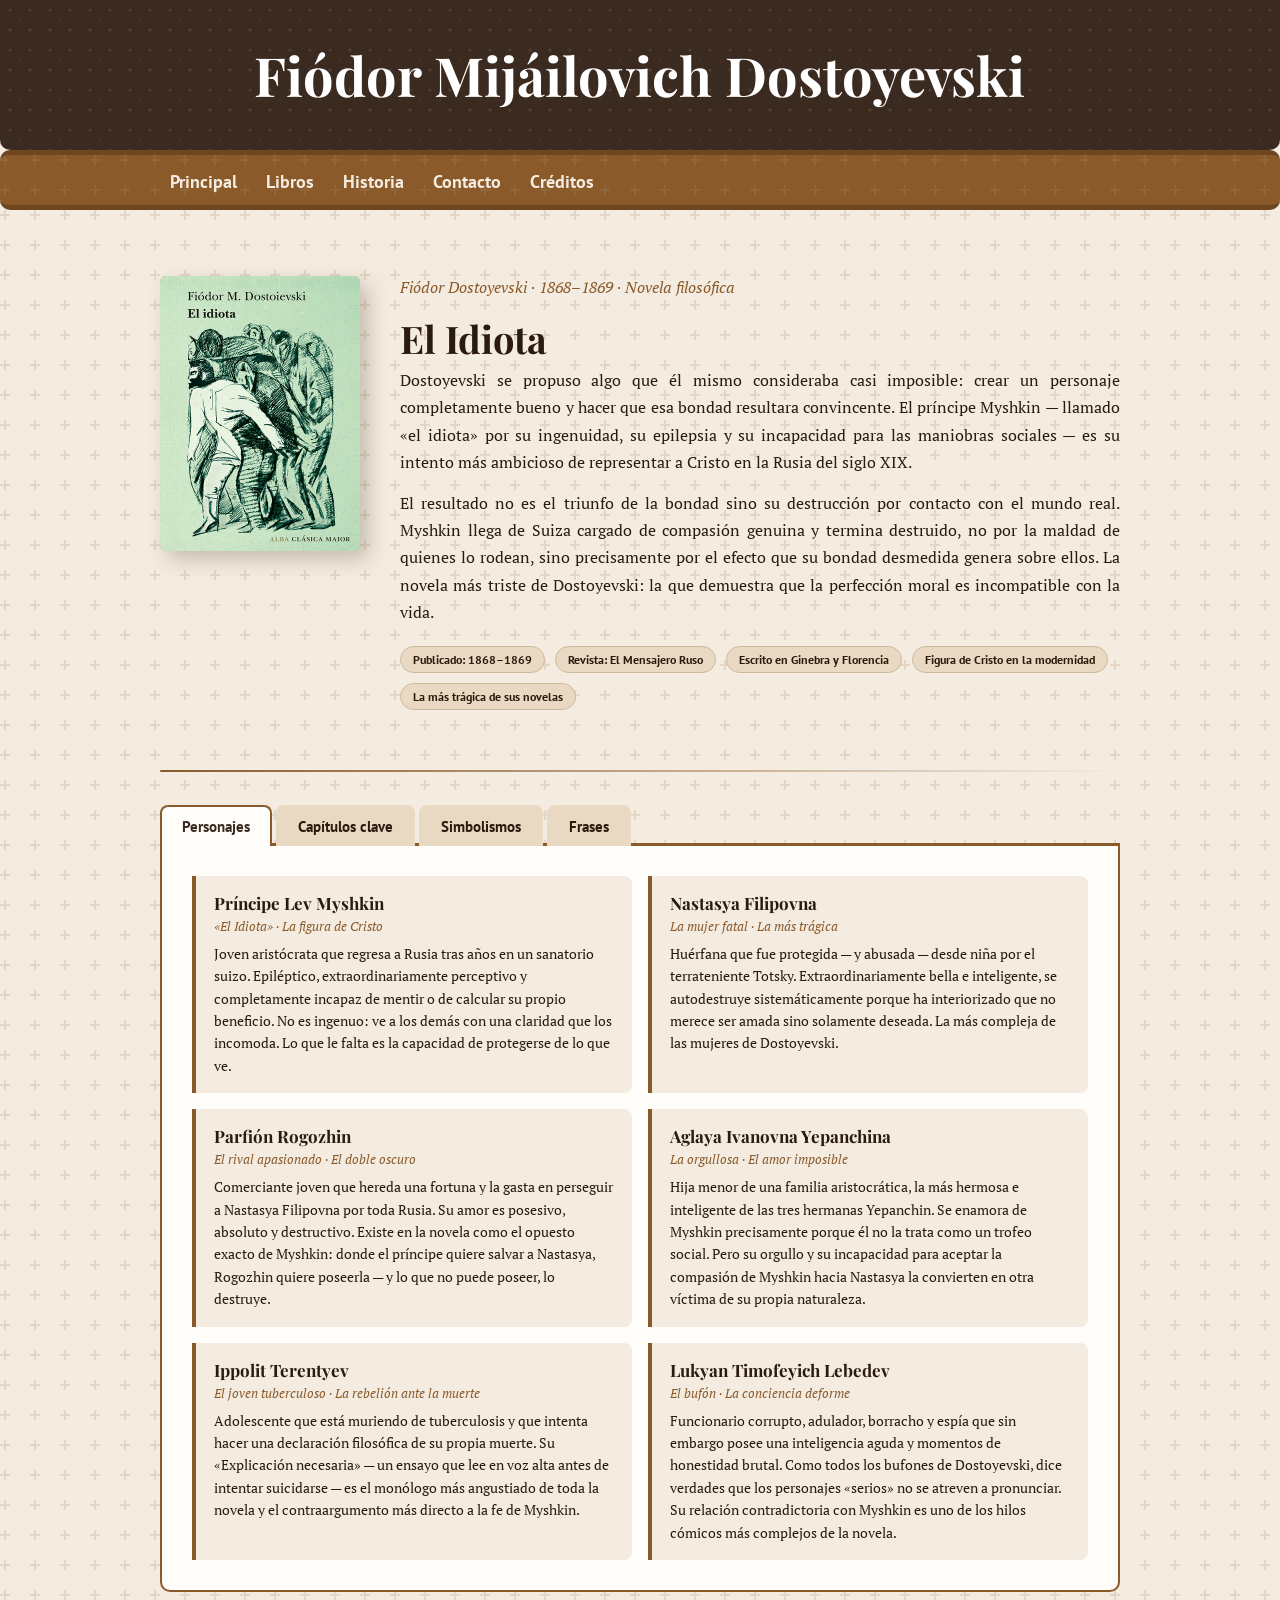
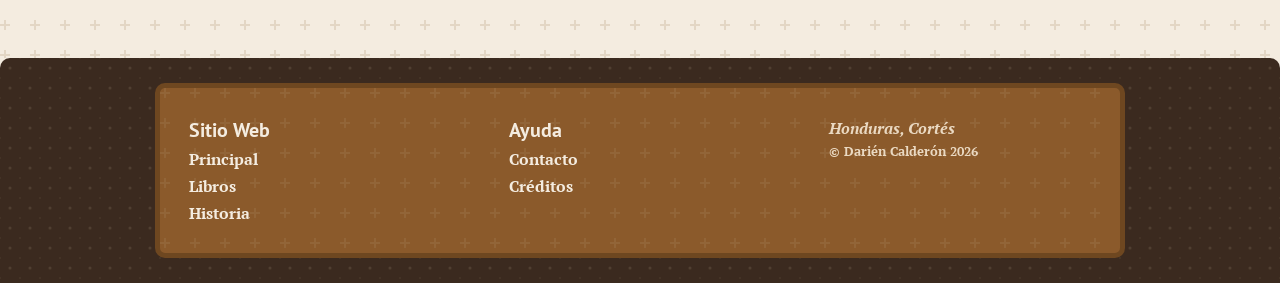
<file: libros/el_idiota.html>
<!DOCTYPE html>
<html lang="es">
<head>
    <meta name="viewport" content="width=device-width, initial-scale=1.0">
    <link href="https://fonts.googleapis.com/css2?family=PT+Sans:ital,wght@0,400;0,700;1,400;1,700&family=PT+Serif:ital,wght@0,400;0,700;1,400;1,700&family=Playfair+Display:ital,wght@0,400..900;1,400..900&display=swap" rel="stylesheet">
    <title>El Idiota — Dostoyevski</title>
    <meta charset="utf-8">
    <meta name="description" content="Análisis completo de El Idiota de Fiódor Dostoyevski">
    <link rel="stylesheet" href="../styles/style.css">
    <link rel="stylesheet" href="../styles/libros_plantilla.css">
    <link rel="icon" type="image/png" href="../imagenes/favicon.png">
    <link rel="shortcut icon" type="image/png" href="../imagenes/favicon.png">
</head>
<body>

    <header id="cabeceralogo">
        <div>
            <h1>Fiódor Mijáilovich Dostoyevski</h1>
        </div>
    </header>

    <nav id="menuprincipal">
        <div>
            <ul id="listamenu">
                <li><a href="../index.html">Principal</a></li>
                <li><a href="libros.html">Libros</a>
                    <ul>
                        <li><a href="LHK.html">Los Hermanos Karamázov</a></li>
                        <li><a href="los_demonios.html">Los Demonios</a></li>
                        <li><a href="el_idiota.html">El Idiota</a></li>
                        <li><a href="cyc.html">Crimen y Castigo</a></li>
                    </ul>
                </li>
                <li><a href="../historia.html">Historia</a></li>
                <li><a href="../contacto.html">Contacto</a></li>
                <li class="creditos"><a href="../creditos.html">Créditos</a></li>
            </ul>
        </div>
    </nav>

    <main>
        <div id="libro-main">

            <div id="libro-hero">
                <div class="portada">
                    <img src="../imagenes/idiota_alba.jpg" alt="Portada El Idiota — Alba Clásicos">
                    <div class="portada-overlay">
                        <span>El Idiota</span>
                        <span class="cita-autor">Fiódor Dostoyevski</span>
                        <small>1869 · Alba Clásicos</small>
                    </div>
                </div>
                <div class="sinopsis">
                    <p class="subtitulo">Fiódor Dostoyevski · 1868–1869 · Novela filosófica</p>
                    <h2>El Idiota</h2>
                    <p>Dostoyevski se propuso algo que él mismo consideraba casi imposible: crear un personaje completamente bueno y hacer que esa bondad resultara convincente. El príncipe Myshkin — llamado «el idiota» por su ingenuidad, su epilepsia y su incapacidad para las maniobras sociales — es su intento más ambicioso de representar a Cristo en la Rusia del siglo XIX.</p>
                    <p>El resultado no es el triunfo de la bondad sino su destrucción por contacto con el mundo real. Myshkin llega de Suiza cargado de compasión genuina y termina destruido, no por la maldad de quienes lo rodean, sino precisamente por el efecto que su bondad desmedida genera sobre ellos. La novela más triste de Dostoyevski: la que demuestra que la perfección moral es incompatible con la vida.</p>
                    <div class="ficha-rapida">
                        <span>Publicado: 1868–1869</span>
                        <span>Revista: El Mensajero Ruso</span>
                        <span>Escrito en Ginebra y Florencia</span>
                        <span>Figura de Cristo en la modernidad</span>
                        <span>La más trágica de sus novelas</span>
                    </div>
                </div>
            </div>

            <div class="separador"></div>

            <div id="tabs-container">
                <div class="tabs-nav">
                    <button class="activo" onclick="cambiarTab(event, 'personajes')">Personajes</button>
                    <button onclick="cambiarTab(event, 'capitulos')">Capítulos clave</button>
                    <button onclick="cambiarTab(event, 'simbolismos')">Simbolismos</button>
                    <button onclick="cambiarTab(event, 'frases')">Frases</button>
                </div>

                <!-- TAB: PERSONAJES -->
                <div id="tab-personajes" class="tab-panel activo">
                    <div class="personajes-grid">

                        <div class="personaje-card" onclick="mostrarPersonaje(event, 'myshkin')">
                            <h3>Príncipe Lev Myshkin</h3>
                            <div class="rol">«El Idiota» · La figura de Cristo</div>
                            <p>Joven aristócrata que regresa a Rusia tras años en un sanatorio suizo. Epiléptico, extraordinariamente perceptivo y completamente incapaz de mentir o de calcular su propio beneficio. No es ingenuo: ve a los demás con una claridad que los incomoda. Lo que le falta es la capacidad de protegerse de lo que ve.</p>
                        </div>

                        <div class="personaje-card" onclick="mostrarPersonaje(event, 'nastasya')">
                            <h3>Nastasya Filipovna</h3>
                            <div class="rol">La mujer fatal · La más trágica</div>
                            <p>Huérfana que fue protegida — y abusada — desde niña por el terrateniente Totsky. Extraordinariamente bella e inteligente, se autodestruye sistemáticamente porque ha interiorizado que no merece ser amada sino solamente deseada. La más compleja de las mujeres de Dostoyevski.</p>
                        </div>

                        <div class="personaje-card" onclick="mostrarPersonaje(event, 'rogozhin')">
                            <h3>Parfión Rogozhin</h3>
                            <div class="rol">El rival apasionado · El doble oscuro</div>
                            <p>Comerciante joven que hereda una fortuna y la gasta en perseguir a Nastasya Filipovna por toda Rusia. Su amor es posesivo, absoluto y destructivo. Existe en la novela como el opuesto exacto de Myshkin: donde el príncipe quiere salvar a Nastasya, Rogozhin quiere poseerla — y lo que no puede poseer, lo destruye.</p>
                        </div>

                        <div class="personaje-card" onclick="mostrarPersonaje(event, 'aglaya')">
                            <h3>Aglaya Ivanovna Yepanchina</h3>
                            <div class="rol">La orgullosa · El amor imposible</div>
                            <p>Hija menor de una familia aristocrática, la más hermosa e inteligente de las tres hermanas Yepanchin. Se enamora de Myshkin precisamente porque él no la trata como un trofeo social. Pero su orgullo y su incapacidad para aceptar la compasión de Myshkin hacia Nastasya la convierten en otra víctima de su propia naturaleza.</p>
                        </div>

                        <div class="personaje-card" onclick="mostrarPersonaje(event, 'ippolit')">
                            <h3>Ippolit Terentyev</h3>
                            <div class="rol">El joven tuberculoso · La rebelión ante la muerte</div>
                            <p>Adolescente que está muriendo de tuberculosis y que intenta hacer una declaración filosófica de su propia muerte. Su «Explicación necesaria» — un ensayo que lee en voz alta antes de intentar suicidarse — es el monólogo más angustiado de toda la novela y el contraargumento más directo a la fe de Myshkin.</p>
                        </div>

                        <div class="personaje-card" onclick="mostrarPersonaje(event, 'lebedev')">
                            <h3>Lukyan Timofeyich Lebedev</h3>
                            <div class="rol">El bufón · La conciencia deforme</div>
                            <p>Funcionario corrupto, adulador, borracho y espía que sin embargo posee una inteligencia aguda y momentos de honestidad brutal. Como todos los bufones de Dostoyevski, dice verdades que los personajes «serios» no se atreven a pronunciar. Su relación contradictoria con Myshkin es uno de los hilos cómicos más complejos de la novela.</p>
                        </div>

                    </div>

                    <div id="detalle-myshkin" class="personaje-detalle">
                        <h3>Príncipe Myshkin — La bondad como tragedia</h3>
                        <p>Dostoyevski escribió en sus cuadernos que quería crear «un hombre positivamente bello» y que el único ejemplo de tal hombre en la historia era Cristo. Myshkin es su aproximación: un hombre que no puede mentir, que ve el alma de cada persona con una claridad compasiva, que no juzga. La pregunta de la novela es qué le ocurre a ese hombre cuando entra en contacto con el mundo real.</p>
                        <p>La respuesta es la destrucción. No porque el mundo sea más fuerte que la bondad, sino porque la bondad de Myshkin, al ser absoluta, no puede elegir. Ama a Nastasya con compasión y a Aglaya con algo más cercano al amor romántico, y esa incapacidad de elegir entre las dos termina destruyendo a las dos y hundiéndolo a él. Su epilepsia — que en los segundos anteriores a la crisis le produce una sensación de armonía total con el mundo — es el símbolo de su condición: la plenitud de la experiencia espiritual seguida por el colapso físico total.</p>
                        <div class="cita-personaje">"La belleza salvará al mundo."</div>
                    </div>

                    <div id="detalle-nastasya" class="personaje-detalle">
                        <h3>Nastasya Filipovna — La belleza que no puede salvarse</h3>
                        <p>Nastasya es el personaje más trágico de Dostoyevski porque su destrucción no viene de la maldad ajena sino de su propia lucidez. Sabe exactamente lo que le ha ocurrido, sabe exactamente cómo la ven los demás, y ha llegado a la conclusión de que esa visión es la correcta. Ha interiorizado tan completamente el juicio que el mundo hace de ella que no puede aceptar el amor de Myshkin — lo percibe como lástima disfrazada.</p>
                        <p>En la escena de su cumpleaños, cuando arroja los cien mil rublos de Rogozhin al fuego y desafía a Ganya a sacarlos con las manos, Dostoyevski muestra el nivel de autodestrucción que ha alcanzado: prefiere quemarlo todo — el dinero, las posibilidades, su propio futuro — antes que aceptar el papel de objeto que la sociedad le ha asignado. Es un acto de poder y de suicidio al mismo tiempo.</p>
                        <div class="cita-personaje">"Soy una mujer de la calle, el príncipe me haría su esposa. ¿No es eso suficiente para mí? Entonces, ¿por qué no puedo aceptarlo?"</div>
                    </div>

                    <div id="detalle-rogozhin" class="personaje-detalle">
                        <h3>Parfión Rogozhin — El amor como destrucción</h3>
                        <p>Rogozhin es el polo opuesto de Myshkin y al mismo tiempo su doble. Ambos aman a Nastasya; ambos son destruidos por ese amor. Pero donde Myshkin la ama con una compasión que ella no puede recibir, Rogozhin la ama con una posesividad que ella alimenta y teme. Su relación con Nastasya es la versión oscura de lo que el amor romántico contiene cuando se separa del respeto.</p>
                        <p>El intento de Rogozhin de apuñalar a Myshkin y el asesinato final de Nastasya no son explosiones de pasión irracional — son la conclusión lógica de su premisa: si no puedo tenerte, nadie puede. La última escena de la novela, donde Myshkin y Rogozhin velan juntos el cuerpo de Nastasya en la habitación oscura, es uno de los momentos más perturbadores e inexplicablemente bellos de toda la literatura rusa.</p>
                        <div class="cita-personaje">"Yo, príncipe, no sé pensar. Yo solo siento."</div>
                    </div>

                    <div id="detalle-aglaya" class="personaje-detalle">
                        <h3>Aglaya — El orgullo como armadura</h3>
                        <p>Aglaya representa todo lo que Nastasya no tiene: familia, posición, seguridad, el derecho reconocido de ser amada. Y sin embargo, ambas terminan destruidas por la misma incapacidad: la de aceptar el amor de Myshkin sin convertirlo en una competencia. Aglaya quiere a Myshkin completo, sin su compasión hacia Nastasya. Lo que no entiende — o no puede aceptar — es que esa compasión no es algo separable de él.</p>
                        <p>Su confrontación final con Nastasya, donde las dos mujeres se miran y Myshkin es incapaz de elegir, es la escena más dolorosa de la novela porque no tiene villana. Las dos tienen razón. Las dos pierden. Dostoyevski no resuelve la tensión porque es irresoluble: el amor que incluye todo no puede, en la práctica, incluir dos personas que se excluyen mutuamente.</p>
                        <div class="cita-personaje">"No quiero su compasión. Quiero que me prefiera."</div>
                    </div>

                    <div id="detalle-ippolit" class="personaje-detalle">
                        <h3>Ippolit — La rebelión ante lo injustificable</h3>
                        <p>Ippolit es el personaje más filosófico de la novela después del propio Myshkin, y el más hostil a la fe. Tiene dieciocho años, está muriendo de tuberculosis y ha llegado a una conclusión que no puede callar: si la naturaleza mata a los jóvenes, si la muerte es ciega, si no hay ninguna lógica detrás del sufrimiento, entonces la idea de un Dios justo es una mentira o una crueldad.</p>
                        <p>Su argumento central es una descripción del cuadro de Hans Holbein «Cristo muerto en el sepulcro», que Dostoyevski vio en Basilea y que lo perturbó profundamente. El Cristo de Holbein no tiene nada de divino: es un cadáver realista, descompuesto, aterrador. Ippolit pregunta: si esto es lo que le ocurrió a Cristo, ¿cómo puede nadie creer en la resurrección? La fe de Myshkin no responde a este argumento con palabras — y Dostoyevski tampoco.</p>
                        <div class="cita-personaje">"Ese cuadro podría hacer perder la fe a alguien. La naturaleza aparece en él como una bestia enorme, sorda e irresistible, o mejor dicho, como una máquina."</div>
                    </div>

                    <div id="detalle-lebedev" class="personaje-detalle">
                        <h3>Lebedev — La verdad en boca del bufón</h3>
                        <p>Lebedev cumple en El Idiota la función que los bufones cumplen en Shakespeare: decir lo que los personajes dignos no pueden decir sin rebajarse. Es corrupto, adulador y mentiroso, pero también es el único personaje que observa la situación con suficiente distancia como para verla con claridad.</p>
                        <p>Sus interpretaciones del Apocalipsis — que da borracho en medio de la noche — son grotescas y al mismo tiempo contienen una intuición genuina: el mundo moderno, con sus ferrocarriles y su progreso, está destruyendo algo que no sabe nombrar. Dostoyevski usa a Lebedev para decir, a través de la parodia, lo que no podría decir con seriedad sin volverse panfletario.</p>
                        <div class="cita-personaje">"Lo que une a los hombres no es la razón ni el interés sino aquello que no se puede razonar ni calcular."</div>
                    </div>

                </div>

                <!-- TAB: CAPÍTULOS -->
                <div id="tab-capitulos" class="tab-panel">

                    <div class="capitulo-item" onclick="toggleCapitulo(this)">
                        <div class="capitulo-titulo">
                            <div>
                                <div class="num-libro">Parte I · Capítulo I–II</div>
                                <h3>El tren a San Petersburgo</h3>
                            </div>
                            <span class="flecha">▼</span>
                        </div>
                        <div class="capitulo-cuerpo">
                            <div class="capitulo-cuerpo-inner">
                                <span class="importancia">La presentación del mundo y de su opuesto</span>
                                <p>La novela comienza en un tren donde Myshkin y Rogozhin se conocen sin saber quiénes son. La escena establece de inmediato el contraste central: Rogozhin habla del dinero, del deseo y de la posesión; Myshkin habla de la belleza de los paisajes suizos y de la paz que encontró en el sanatorio. Dos formas de estar en el mundo que van a colisionar durante las siguientes 600 páginas.</p>
                                <p>El detalle más revelador: Myshkin llega a Rusia sin abrigo en pleno invierno, con una pequeña maleta y sin dinero. Rogozhin viene de heredar una fortuna enorme. Dostoyevski establece que su héroe no llega a Rusia a triunfar sino a existir — y que eso, en la Rusia de los años 1860, es ya una posición imposible.</p>
                            </div>
                        </div>
                    </div>

                    <div class="capitulo-item" onclick="toggleCapitulo(this)">
                        <div class="capitulo-titulo">
                            <div>
                                <div class="num-libro">Parte I · Capítulo XV–XVI</div>
                                <h3>La noche del cumpleaños. Los cien mil rublos</h3>
                            </div>
                            <span class="flecha">▼</span>
                        </div>
                        <div class="capitulo-cuerpo">
                            <div class="capitulo-cuerpo-inner">
                                <span class="importancia">La escena más teatral de Dostoyevski</span>
                                <p>En la fiesta de cumpleaños de Nastasya Filipovna, Rogozhin aparece con cien mil rublos en efectivo como «precio» de su amor. Nastasya lo arrebata, lo arroja al fuego de la chimenea y desafía a Ganya — el funcionario calculador que la busca por el dinero — a sacarlo con las manos desnudas.</p>
                                <p>La escena concentra en un solo gesto todo el conflicto de la novela: el dinero como medida del valor humano, el rechazo de Nastasya a ser comprada, su autodestrucción como acto de poder. Cuando Ganya se desmaya sin haber intentado sacar el dinero, Nastasya lo recoge del fuego y se lo entrega. No lo quería: quería saber de qué estaba hecho cada hombre en esa habitación. Dostoyevski también.</p>
                            </div>
                        </div>
                    </div>

                    <div class="capitulo-item" onclick="toggleCapitulo(this)">
                        <div class="capitulo-titulo">
                            <div>
                                <div class="num-libro">Parte II · Capítulo IV</div>
                                <h3>El cuadro de Holbein</h3>
                            </div>
                            <span class="flecha">▼</span>
                        </div>
                        <div class="capitulo-cuerpo">
                            <div class="capitulo-cuerpo-inner">
                                <span class="importancia">El argumento más serio contra la fe en la novela</span>
                                <p>En la casa de Rogozhin, Myshkin ve una copia del «Cristo muerto» de Hans Holbein el Joven. El cuadro, pintado en 1521, muestra el cuerpo de Cristo en el sepulcro con un realismo clínico que no deja espacio para la divinidad: es un cadáver en descomposición, con los ojos entreabiertos, sin ningún elemento que sugiera resurrección.</p>
                                <p>Myshkin dice que ese cuadro puede hacer perder la fe. Rogozhin dice que a él «le gusta». Es la única vez en la novela que Rogozhin expresa algo parecido a una posición filosófica — y lo hace ante la imagen más anti-cristiana del arte occidental. Dostoyevski, que vio el cuadro en el Kunstmuseum de Basilea en 1867 y quedó perturbado durante días, usó esta escena para plantear la pregunta que no puede responder con argumentos: ¿qué ocurre con la fe si Cristo no resucitó?</p>
                            </div>
                        </div>
                    </div>

                    <div class="capitulo-item" onclick="toggleCapitulo(this)">
                        <div class="capitulo-titulo">
                            <div>
                                <div class="num-libro">Parte III · Capítulo V–VII</div>
                                <h3>La explicación necesaria de Ippolit</h3>
                            </div>
                            <span class="flecha">▼</span>
                        </div>
                        <div class="capitulo-cuerpo">
                            <div class="capitulo-cuerpo-inner">
                                <span class="importancia">El monólogo más angustiado de Dostoyevski</span>
                                <p>En una reunión nocturna en el jardín de la dacha, el joven Ippolit lee en voz alta su «Explicación necesaria» — un ensayo filosófico de varias horas que ha escrito para ser leído antes de su suicidio. Está furioso, tiene fiebre, tose sangre, y aun así la asamblea no puede interrumpirlo.</p>
                                <p>El ensayo es una acusación contra la naturaleza, contra la muerte, contra la idea de que el sufrimiento tenga sentido. Ippolit pregunta por qué debería morir a los dieciocho años sin haber tenido tiempo de vivir, y por qué esa muerte debería ser aceptada con resignación cristiana. Cuando termina, intenta dispararse — pero la pistola falla. La escena es simultáneamente trágica, grotesca y filosóficamente seria. Dostoyevski no responde a Ippolit: lo deja hablar.</p>
                            </div>
                        </div>
                    </div>

                    <div class="capitulo-item" onclick="toggleCapitulo(this)">
                        <div class="capitulo-titulo">
                            <div>
                                <div class="num-libro">Parte IV · Capítulo VIII–IX</div>
                                <h3>La confrontación de las dos mujeres</h3>
                            </div>
                            <span class="flecha">▼</span>
                        </div>
                        <div class="capitulo-cuerpo">
                            <div class="capitulo-cuerpo-inner">
                                <span class="importancia">La escena más dolorosa de la novela</span>
                                <p>Nastasya aparece en casa de los Yepanchin para encontrarse con Aglaya. Las dos mujeres que aman a Myshkin se miran por primera vez. Ninguna de las dos es la villana: Nastasya sabe que Myshkin estaría mejor con Aglaya y se lo dice; Aglaya no puede soportar la compasión de Myshkin hacia Nastasya y lo acusa de seguir enamorado de ella.</p>
                                <p>Myshkin, que ama a las dos de maneras que no puede articular, es incapaz de elegir en ese momento. Y esa incapacidad — que en él no es cobardía sino genuina imposibilidad de desahurar su compasión de su amor — destruye las dos relaciones simultáneamente. Dostoyevski construyó esta escena para mostrar que la bondad perfecta, en la práctica, no puede funcionar en un mundo donde las personas requieren ser elegidas.</p>
                            </div>
                        </div>
                    </div>

                    <div class="capitulo-item" onclick="toggleCapitulo(this)">
                        <div class="capitulo-titulo">
                            <div>
                                <div class="num-libro">Parte IV · Capítulo XI — Final</div>
                                <h3>La última noche. El colapso</h3>
                            </div>
                            <span class="flecha">▼</span>
                        </div>
                        <div class="capitulo-cuerpo">
                            <div class="capitulo-cuerpo-inner">
                                <span class="importancia">El final más oscuro de Dostoyevski</span>
                                <p>Nastasya huye de su propia boda con Myshkin y se va con Rogozhin. Horas después, Rogozhin la asesina. Myshkin llega a la habitación de Rogozhin y los dos hombres velan juntos el cuerpo cubierto por una sábana, en la oscuridad, sin hablar.</p>
                                <p>Myshkin pasa la noche junto al asesino de la mujer que amaba, sin huir, sin juzgarlo, acompañándolo en el horror de lo que ha hecho. A la mañana siguiente lo encuentran en un estado de idiocia completa — la epilepsia ha destruido lo que quedaba de su mente. Es enviado de vuelta a Suiza. El «Cristo» de Dostoyevski no redime a nadie: él mismo queda destruido. Es el final más honesto y más desesperanzado de toda su obra.</p>
                            </div>
                        </div>
                    </div>

                </div>

                <!-- TAB: SIMBOLISMOS -->
                <div id="tab-simbolismos" class="tab-panel">
                    <div class="simbolismo-grid">

                        <div class="simbolismo-card">
                            <div class="icono" style="font-family:serif; font-size:22px; font-weight:bold; color:#8B5A2B;">✝</div>
                            <h3>Myshkin como figura de Cristo</h3>
                            <p>Dostoyevski no disimula la referencia: Myshkin llega del exterior, cura con la presencia, ve el alma de cada persona, perdona sin condiciones y termina destruido por el mundo que vino a salvar. Pero la analogía es más compleja que una simple alegoría cristiana. Myshkin fracasa donde Cristo no fracasó: no puede elegir entre las dos mujeres, no puede salvar a Nastasya de sí misma. Dostoyevski sugiere que la bondad perfecta, encarnada en un ser humano real con limitaciones reales, no puede reproducir el milagro.</p>
                        </div>

                        <div class="simbolismo-card">
                            <div class="icono" style="font-family:serif; font-size:22px; font-weight:bold; color:#8B5A2B;">◈</div>
                            <h3>El cuadro de Holbein</h3>
                            <p>«Cristo muerto en el sepulcro» de Hans Holbein el Joven (1521) es el único objeto inanimado que tiene peso filosófico propio en la novela. Dostoyevski lo usa como la pregunta que no puede responder con argumentos: si Cristo murió así — sin gloria, sin luz, como un hombre cualquiera descomponiéndose — ¿qué queda de la fe? La respuesta de la novela no es teológica sino narrativa: Myshkin, que ha visto el cuadro, sigue creyendo en la belleza. Pero termina destruido.</p>
                        </div>

                        <div class="simbolismo-card">
                            <div class="icono" style="font-family:serif; font-size:22px; font-weight:bold; color:#8B5A2B;">⚡</div>
                            <h3>La epilepsia como gracia y condena</h3>
                            <p>Los segundos anteriores a una crisis epiléptica le producen a Myshkin una sensación de armonía y plenitud que describe como la experiencia más intensa de su vida. Dostoyevski, que también era epiléptico, usó esta experiencia autobiográfica para simbolizar la tensión central de la novela: la experiencia espiritual más alta va seguida del colapso más total. La gracia y la destrucción son inseparables. Al final de la novela, la epilepsia termina consumiendo todo lo que Myshkin era.</p>
                        </div>

                        <div class="simbolismo-card">
                            <div class="icono" style="font-family:serif; font-size:22px; font-weight:bold; color:#8B5A2B;">◉</div>
                            <h3>La belleza que no salva</h3>
                            <p>La frase «la belleza salvará al mundo» —atribuida a Myshkin— es la más citada de Dostoyevski y la más malinterpretada. En el contexto de la novela, es una afirmación que la trama desmiente completamente: Nastasya Filipovna es la mujer más bella de San Petersburgo y su belleza no la salva sino que la condena. La belleza atrae la posesión, la envidia y la destrucción. Dostoyevski no la usa como promesa cumplida sino como pregunta abierta: ¿qué tipo de belleza podría salvar al mundo, si no es esta?</p>
                        </div>

                        <div class="simbolismo-card">
                            <div class="icono" style="font-family:serif; font-size:22px; font-weight:bold; color:#8B5A2B;">⌘</div>
                            <h3>Los cien mil rublos en el fuego</h3>
                            <p>El gesto de Nastasya al arrojar el dinero de Rogozhin a la chimenea es el momento más teatral de la novela y el más revelador de su carácter. No es un gesto de nobleza — es un acto de autodestrucción calculada. Nastasya no rechaza el dinero porque no lo necesite: lo rechaza porque acepta el dinero significaría aceptar que tiene precio. Prefiere destruirlo todo antes que ser reducida a mercancía. Es al mismo tiempo el acto más libre y el más suicida de la novela.</p>
                        </div>

                        <div class="simbolismo-card">
                            <div class="icono" style="font-family:serif; font-size:22px; font-weight:bold; color:#8B5A2B;">∅</div>
                            <h3>La habitación de Rogozhin</h3>
                            <p>La casa de Rogozhin en San Petersburgo — oscura, laberíntica, con el retrato de Nastasya en el lugar de honor — es el espacio del deseo sin esperanza. El cuadro de Holbein cuelga en esa casa. La última escena de la novela ocurre en esa casa. Dostoyevski la convierte en el símbolo del amor que no puede transformarse en otra cosa: Rogozhin no puede amar de ninguna otra manera, y ese amor sin salida termina en el único lugar adonde puede ir.</p>
                        </div>

                        <div class="simbolismo-card">
                            <div class="icono" style="font-family:serif; font-size:22px; font-weight:bold; color:#8B5A2B;">◁</div>
                            <h3>El regreso a Suiza</h3>
                            <p>Myshkin viene de Suiza al principio y regresa a Suiza al final, en el mismo estado mental que cuando llegó. La novela tiene una estructura circular que niega el arco narrativo convencional: nada aprendió, nada cambió, nada se transformó. El círculo es el símbolo de la inutilidad de la bondad perfecta en el mundo real. No es pesimismo — es la constatación de que ciertos tipos de santidad no son compatibles con vivir entre personas que sufren.</p>
                        </div>

                        <div class="simbolismo-card">
                            <div class="icono" style="font-family:serif; font-size:22px; font-weight:bold; color:#8B5A2B;">▽</div>
                            <h3>Los dos rivales velando juntos</h3>
                            <p>La imagen final de la novela — Myshkin y Rogozhin sentados juntos junto al cuerpo de Nastasya, en silencio, en la oscuridad — es una de las más perturbadoras e inexplicablemente hermosas de la literatura rusa. El asesino y el que amaba a la víctima, juntos, sin palabras. Dostoyevski no explica la escena ni la juzga. Es el único momento de la novela donde el amor de Rogozhin y el de Myshkin se tocan sin destruirse mutuamente — porque ya no hay nada que destruir.</p>
                        </div>

                    </div>
                </div>

                <!-- TAB: FRASES -->
                <div id="tab-frases" class="tab-panel">
                    <div class="frases-lista">

                        <div class="frase-card">
                            <blockquote>La belleza salvará al mundo.</blockquote>
                            <div class="frase-origen">Príncipe Myshkin · Parte III</div>
                        </div>

                        <div class="frase-card">
                            <blockquote>Ese cuadro podría hacer perder la fe a alguien. La naturaleza aparece en él como una bestia enorme, sorda e irresistible, o mejor dicho como alguna máquina enorme del tiempo más moderno que ha apresado, triturado y devorado, sorda e insensiblemente, a un ser grandioso e inestimable.</blockquote>
                            <div class="frase-origen">Ippolit Terentyev · Sobre el Cristo muerto de Holbein · Parte III</div>
                        </div>

                        <div class="frase-card">
                            <blockquote>La compasión es la ley más importante y quizás la única de la existencia de toda la humanidad.</blockquote>
                            <div class="frase-origen">Príncipe Myshkin</div>
                        </div>

                        <div class="frase-card">
                            <blockquote>¿Acaso es posible ver en esto la imagen de la crucifixión del Señor? Si así es la muerte, ¿cómo puede haber resurrección?</blockquote>
                            <div class="frase-origen">Príncipe Myshkin · Ante el cuadro de Holbein · Parte II</div>
                        </div>

                        <div class="frase-card">
                            <blockquote>Humíllate, hombre orgulloso, y antes que nada doblega tu orgullo. Humíllate, hombre ocioso, y ante todo trabaja en tu propio campo.</blockquote>
                            <div class="frase-origen">Myshkin citando a Pushkin · Parte IV</div>
                        </div>

                        <div class="frase-card">
                            <blockquote>Tengo derecho a desear mi propia destrucción, igual que cualquier otro tiene derecho a desear su bien. Sin embargo, no quiero ninguna tutela.</blockquote>
                            <div class="frase-origen">Ippolit Terentyev · La Explicación Necesaria · Parte III</div>
                        </div>

                        <div class="frase-card">
                            <blockquote>En el mundo hay una sola cosa ante la que no se puede estar indiferente: la belleza. Y no hablo de la belleza de los cuadros.</blockquote>
                            <div class="frase-origen">Príncipe Myshkin</div>
                        </div>

                        <div class="frase-card">
                            <blockquote>Un hombre infeliz es suspicaz y tiene una tendencia a ver insultos en todas partes.</blockquote>
                            <div class="frase-origen">Príncipe Myshkin · Parte I</div>
                        </div>

                    </div>
                </div>

            </div>

        </div>
    </main>

    <footer id="pielogo">
        <div>
            <section class="seccionpie">
                <h1>Sitio Web</h1>
                <p><a href="../index.html">Principal</a></p>
                <p><a href="libros.html">Libros</a></p>
                <p><a href="../historia.html">Historia</a></p>
            </section>
            <section class="seccionpie">
                <h1>Ayuda</h1>
                <p><a href="../contacto.html">Contacto</a></p>
                <p><a href="../creditos.html">Créditos</a></p>
            </section>
            <section class="seccionpie">
                <address>Honduras, Cortés</address>
                <small>&copy; Darién Calderón 2026</small>
            </section>
            <div class="recuperar"></div>
        </div>
    </footer>

    <script src="../js/libros.js"></script>

</body>
</html>
</file>
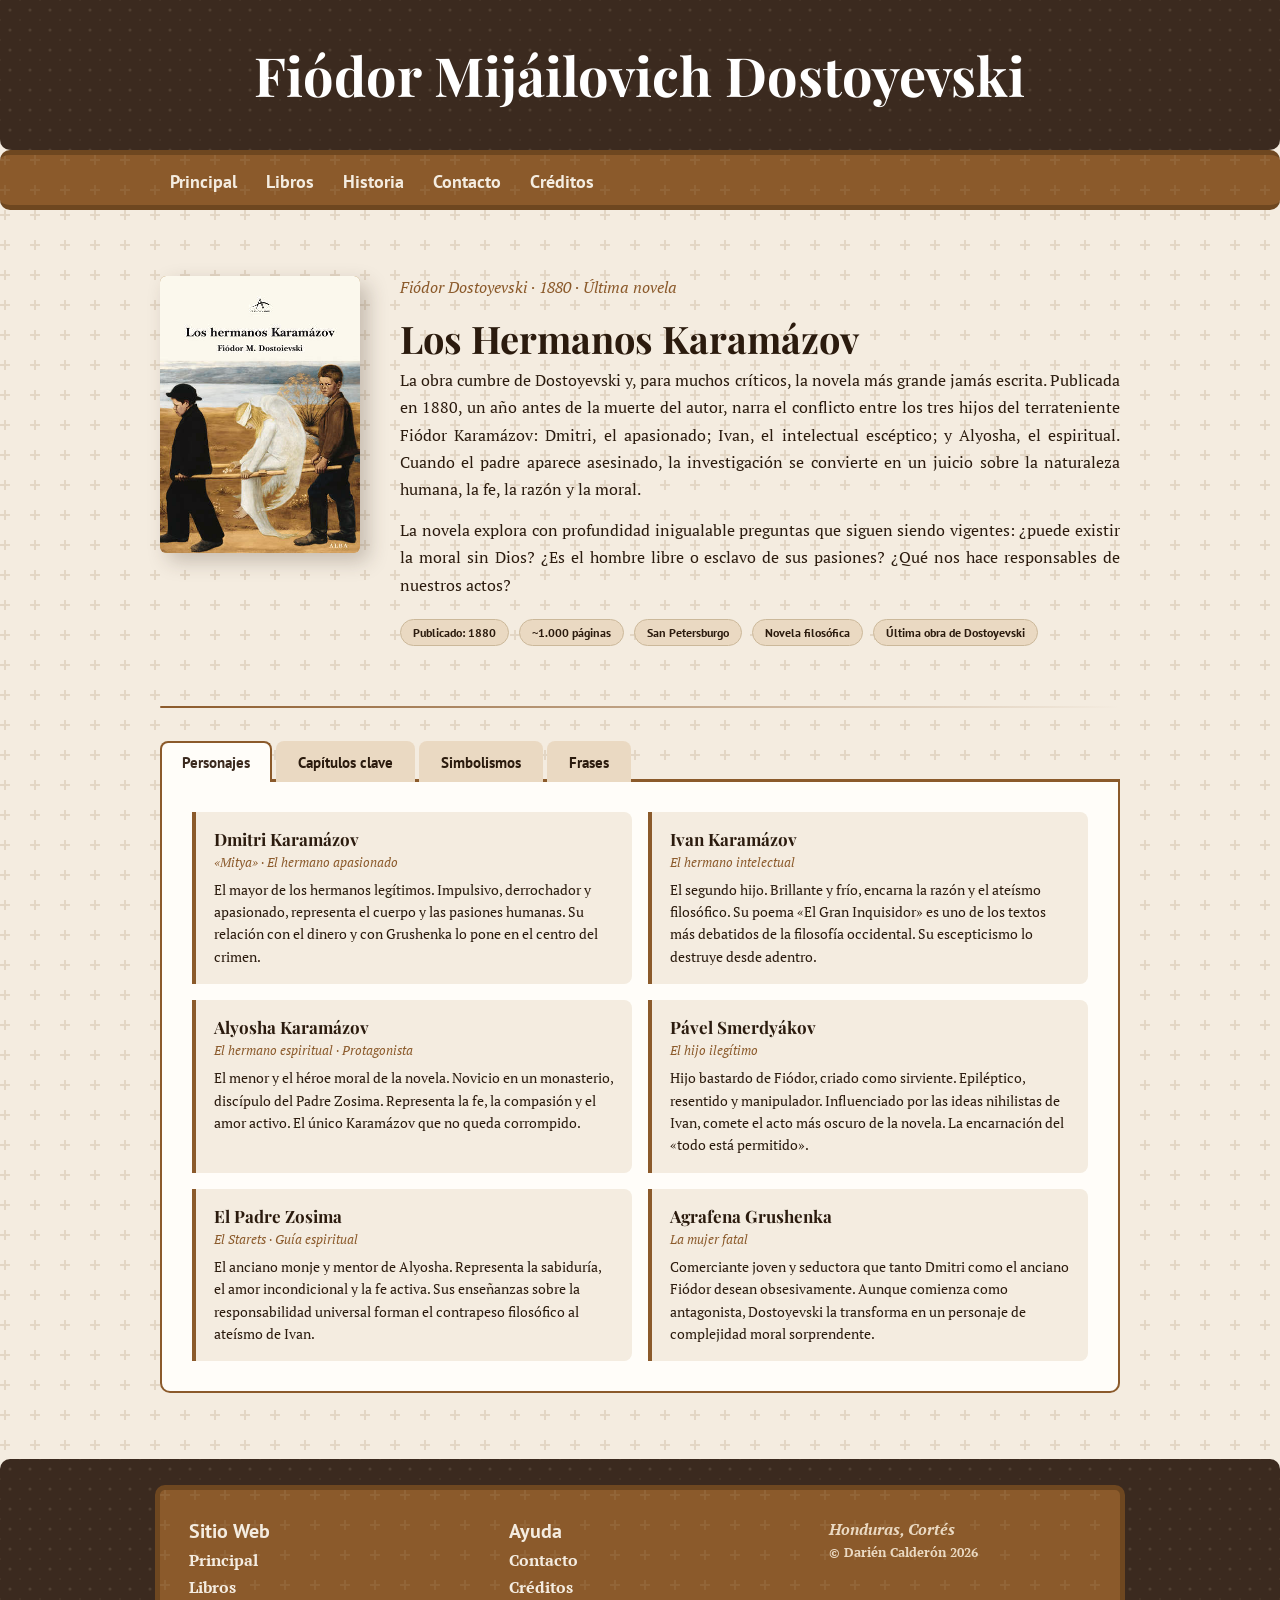
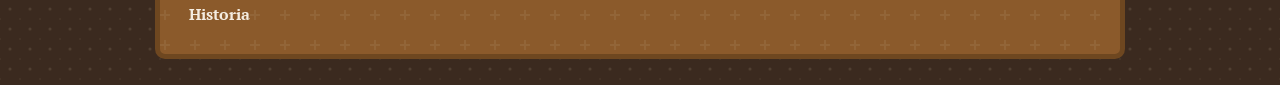
<file: libros/LHK.html>
<!DOCTYPE html>
<html lang="es">
<head>
    <meta name="viewport" content="width=device-width, initial-scale=1.0">
    <link href="https://fonts.googleapis.com/css2?family=PT+Sans:ital,wght@0,400;0,700;1,400;1,700&family=PT+Serif:ital,wght@0,400;0,700;1,400;1,700&family=Playfair+Display:ital,wght@0,400..900;1,400..900&display=swap" rel="stylesheet">
    <title>Los Hermanos Karamázov — Dostoyevski</title>
    <meta charset="utf-8">
    <meta name="description" content="Análisis completo de Los Hermanos Karamázov de Fiódor Dostoyevski">
    <link rel="stylesheet" href="../styles/style.css">
    <link rel="stylesheet" href="../styles/libros_plantilla.css">
    <link rel="icon" type="image/png" href="../imagenes/favicon.png">
    <link rel="shortcut icon" type="image/png" href="../imagenes/favicon.png">
</head>
<body>
    <header id="cabeceralogo">
        <div>
            <h1>Fiódor Mijáilovich Dostoyevski</h1>
        </div>
    </header>
    <nav id="menuprincipal">
        <div>
            <ul id="listamenu">
                <li><a href="../index.html">Principal</a></li>
                <li><a href="libros.html">Libros</a>
                    <ul>
                        <li><a href="LHK.html">Los Hermanos Karamázov</a></li>
                        <li><a href="los_demonios.html">Los Demonios</a></li>
                        <li><a href="el_idiota.html">El Idiota</a></li>
                        <li><a href="cyc.html">Crimen y Castigo</a></li>
                    </ul>
                </li>
                <li><a href="../historia.html">Historia</a></li>
                <li><a href="../contacto.html">Contacto</a></li>
                <li class="creditos"><a href="../creditos.html">Créditos</a></li>
            </ul>
        </div>
    </nav>

    <main>
        <div id="libro-main">
            <!-- ── HERO ── -->
            <div id="libro-hero">
                <div class="portada">
                    <img src="../imagenes/LHK_alba.jpg" alt="Portada Los Hermanos Karamázov — Alba Clásicos"
                        onerror="this.style.display='none'; this.nextElementSibling.style.display='flex';">
                    <div class="portada-overlay">
                        <span>Los Hermanos Karamázov</span>
                        <span class="cita-autor">Fiódor Dostoyevski</span>
                        <small>1880 · Alba Clásicos</small>
                    </div>
                </div>
                <div class="sinopsis">
                    <p class="subtitulo">Fiódor Dostoyevski · 1880 · Última novela</p>
                    <h2>Los Hermanos Karamázov</h2>
                    <p>La obra cumbre de Dostoyevski y, para muchos críticos, la novela más grande jamás escrita. Publicada en 1880, un año antes de la muerte del autor, narra el conflicto entre los tres hijos del terrateniente Fiódor Karamázov: Dmitri, el apasionado; Ivan, el intelectual escéptico; y Alyosha, el espiritual. Cuando el padre aparece asesinado, la investigación se convierte en un juicio sobre la naturaleza humana, la fe, la razón y la moral.</p>
                    <p>La novela explora con profundidad inigualable preguntas que siguen siendo vigentes: ¿puede existir la moral sin Dios? ¿Es el hombre libre o esclavo de sus pasiones? ¿Qué nos hace responsables de nuestros actos?</p>
                    <div class="ficha-rapida">
                        <span> Publicado: 1880</span>
                        <span> ~1.000 páginas</span>
                        <span> San Petersburgo</span>
                        <span> Novela filosófica</span>
                        <span> Última obra de Dostoyevski</span>
                    </div>
                </div>
            </div>

            <div class="separador"></div>

            <!-- ── TABS ── -->
            <div id="tabs-container">
                <div class="tabs-nav">
                    <button class="activo" onclick="cambiarTab(event, 'personajes')">Personajes</button>
                    <button onclick="cambiarTab(event, 'capitulos')">Capítulos clave</button>
                    <button onclick="cambiarTab(event, 'simbolismos')">Simbolismos</button>
                    <button onclick="cambiarTab(event, 'frases')">Frases</button>
                </div>

                <!-- TAB: PERSONAJES -->
                <div id="tab-personajes" class="tab-panel activo">
                    <div class="personajes-grid">

                        <div class="personaje-card" onclick="mostrarPersonaje(event, 'mitya')">
                            <h3>Dmitri Karamázov</h3>
                            <div class="rol">«Mitya» · El hermano apasionado</div>
                            <p>El mayor de los hermanos legítimos. Impulsivo, derrochador y apasionado, representa el cuerpo y las pasiones humanas. Su relación con el dinero y con Grushenka lo pone en el centro del crimen.</p>
                        </div>

                        <div class="personaje-card" onclick="mostrarPersonaje(event, 'ivan')">
                            <h3>Ivan Karamázov</h3>
                            <div class="rol">El hermano intelectual</div>
                            <p>El segundo hijo. Brillante y frío, encarna la razón y el ateísmo filosófico. Su poema «El Gran Inquisidor» es uno de los textos más debatidos de la filosofía occidental. Su escepticismo lo destruye desde adentro.</p>
                        </div>

                        <div class="personaje-card" onclick="mostrarPersonaje(event, 'alyosha')">
                            <h3>Alyosha Karamázov</h3>
                            <div class="rol">El hermano espiritual · Protagonista</div>
                            <p>El menor y el héroe moral de la novela. Novicio en un monasterio, discípulo del Padre Zosima. Representa la fe, la compasión y el amor activo. El único Karamázov que no queda corrompido.</p>
                        </div>

                        <div class="personaje-card" onclick="mostrarPersonaje(event, 'smerd')">
                            <h3>Pável Smerdyákov</h3>
                            <div class="rol">El hijo ilegítimo</div>
                            <p>Hijo bastardo de Fiódor, criado como sirviente. Epiléptico, resentido y manipulador. Influenciado por las ideas nihilistas de Ivan, comete el acto más oscuro de la novela. La encarnación del «todo está permitido».</p>
                        </div>

                        <div class="personaje-card" onclick="mostrarPersonaje(event, 'zosima')">
                            <h3>El Padre Zosima</h3>
                            <div class="rol">El Starets · Guía espiritual</div>
                            <p>El anciano monje y mentor de Alyosha. Representa la sabiduría, el amor incondicional y la fe activa. Sus enseñanzas sobre la responsabilidad universal forman el contrapeso filosófico al ateísmo de Ivan.</p>
                        </div>

                        <div class="personaje-card" onclick="mostrarPersonaje(event, 'grusha')">
                            <h3>Agrafena Grushenka</h3>
                            <div class="rol">La mujer fatal</div>
                            <p>Comerciante joven y seductora que tanto Dmitri como el anciano Fiódor desean obsesivamente. Aunque comienza como antagonista, Dostoyevski la transforma en un personaje de complejidad moral sorprendente.</p>
                        </div>

                    </div>

                    <!-- Panel de detalle del personaje -->
                    <div id="detalle-mitya" class="personaje-detalle">
                        <h3>Dmitri «Mitya» Karamázov — El cuerpo y las pasiones</h3>
                        <p>Dmitri es el hijo que más hereda de la naturaleza desordenada de su padre, aunque también posee una nobleza que Fiódor nunca tuvo. Ex oficial del ejército, vive endeudado y en conflicto permanente con su padre por una herencia que cree que le corresponde. Su amor tormentoso por Grushenka, compartido con su propio padre, lo coloca como sospechoso número uno cuando Fiódor aparece muerto.</p>
                        <p>Su arco narrativo es el del hombre que se enfrenta a la culpa y la redención: aunque no mató a su padre, cargó con pensamientos de hacerlo. Dostoyevski lo usa para explorar si el deseo de un crimen es tan grave como el crimen mismo, y si el sufrimiento puede purificar al ser humano.</p>
                        <div class="cita-personaje">"Soy un Karamázov. Cuando caigo en el abismo, caigo directamente, cabeza abajo, con las piernas al aire, y hasta me satisface caer de esa forma."</div>
                    </div>
                    <div id="detalle-ivan" class="personaje-detalle">
                        <h3>Ivan Karamázov — La razón contra Dios</h3>
                        <p>Ivan representa la crisis intelectual de la Europa del siglo XIX: el hombre que ha construido un sistema filosófico brillante pero que, en su lógica implacable, destruye los cimientos de la moral. Su argumento más famoso: si Dios existe y permite el sufrimiento de los niños inocentes, entonces no merece ser adorado.</p>
                        <p>Su creación literaria dentro de la novela, «El Gran Inquisidor», es un poema en prosa donde Cristo regresa durante la Inquisición y es encarcelado por la misma institución que dice representarlo. Es considerado uno de los textos filosóficos más importantes del siglo XIX. Al final, Ivan colapsa mentalmente — Dostoyevski sugiere que la razón sin fe conduce a la locura.</p>
                        <div class="cita-personaje">"Si Dios no existe, todo está permitido." — La idea que Smerdyákov tomó demasiado en serio.</div>
                    </div>
                    <div id="detalle-alyosha" class="personaje-detalle">
                        <h3>Alyosha Karamázov — El amor activo</h3>
                        <p>Alyosha es el intento de Dostoyevski de crear un héroe cristiano creíble en la modernidad, no un santo de vitral sino un joven concreto, cálido y presente. A diferencia de los santos pasivos, Alyosha practica lo que el Padre Zosima llama «el amor activo»: estar presente en el sufrimiento ajeno, sin juzgar, sin predicar.</p>
                        <p>Su papel en la trama es el de ser el hilo conector entre todos los personajes: escucha a Ivan su poema del Gran Inquisidor, acompaña a Dmitri en su proceso, consuela a los niños del pueblo. Dostoyevski lo concibió como el protagonista de una segunda novela que nunca llegó a escribir, donde Alyosha entraría en el mundo secular.</p>
                        <div class="cita-personaje">"Ama a toda la creación de Dios, al todo y a cada granito de arena. Ama a cada pequeño ser. Ama a las plantas, ama a los animales, ama todo."</div>
                    </div>
                    <div id="detalle-smerd" class="personaje-detalle">
                        <h3>Pável Smerdyákov — La idea convertida en crimen</h3>
                        <p>Smerdyákov es quizás el personaje más inquietante de la novela: el hombre que tomó la filosofía de Ivan al pie de la letra. Criado como un extraño en la casa de su propio padre (que nunca lo reconoció formalmente), desarrolló un odio frío y calculador hacia el mundo que lo rechazó.</p>
                        <p>Su epilepsia — que usa estratégicamente como coartada — es un símbolo de su dualidad: superficialmente débil, internamente manipulador. Dostoyevski lo usa para mostrar el peligro de las ideas nihilistas cuando caen en manos de personas sin ancla moral. La conversación final entre Ivan y Smerdyákov es uno de los momentos más perturbadores de la literatura universal.</p>
                        <div class="cita-personaje">"Fue usted quien me enseñó que todo está permitido, así que yo fui el ejecutor y usted, el verdadero asesino."</div>
                    </div>
                    <div id="detalle-zosima" class="personaje-detalle">
                        <h3>El Padre Zosima — La fe encarnada</h3>
                        <p>El Starets Zosima es el polo positivo de la novela: la respuesta de Dostoyevski al nihilismo de Ivan. Anciano monje de profunda sabiduría, sus enseñanzas recuerdan a las del budismo zen tanto como al cristianismo ortodoxo: la responsabilidad de cada ser humano ante todos los demás, la importancia del amor concreto sobre el amor abstracto.</p>
                        <p>Su muerte y la descomposición de su cuerpo (que en la tradición ortodoxa no debería ocurrirle a un santo) representa una crisis de fe para Alyosha y una oportunidad para Dostoyevski de mostrar que la fe verdadera no depende de los milagros. Sus enseñanzas, recogidas por Alyosha, forman el núcleo espiritual de la novela.</p>
                        <div class="cita-personaje">"Ama a los hombres incluso en su pecado, pues ese amor ya se parece al amor divino y es la cumbre del amor en la tierra."</div>
                    </div>
                    <div id="detalle-grusha" class="personaje-detalle">
                        <h3>Grushenka — Más allá del estereotipo</h3>
                        <p>Grushenka comienza siendo presentada como la femme fatale que destruirá a los Karamázov, pero Dostoyevski la transforma en algo mucho más interesante. Su historia de abandono (fue seducida y dejada por un oficial polaco de joven) explica, sin justificar, su comportamiento provocador y su deseo de poder sobre los hombres.</p>
                        <p>Su relación con Alyosha es uno de los momentos más bellos de la novela: en su conversación, ambos terminan consolándose mutuamente, y Grushenka muestra una generosidad y profundidad que nadie esperaba de ella. Dostoyevski la usa para afirmar que ningún ser humano puede ser reducido a su peor faceta.</p>
                        <div class="cita-personaje">"Quizás yo también sea buena, quizás también yo sea capaz de bondad. ¿Por qué tenéis todos tan mala opinión de mí?"</div>
                    </div>
                </div>

                <!-- TAB: CAPÍTULOS -->
                <div id="tab-capitulos" class="tab-panel">

                    <div class="capitulo-item" onclick="toggleCapitulo(this)">
                        <div class="capitulo-titulo">
                            <div>
                                <div class="num-libro">Libro II — Un encuentro inapropiado</div>
                                <h3>La llegada al monasterio</h3>
                            </div>
                            <span class="flecha">▼</span>
                        </div>
                        <div class="capitulo-cuerpo">
                            <div class="capitulo-cuerpo-inner">
                                <span class="importancia">Introducción de los ejes</span>
                                <p>Los Karamázov se reúnen por primera vez en el monasterio del Padre Zosima con la esperanza de que el anciano mediara en el conflicto entre Dmitri y su padre por la herencia. La reunión termina en escándalo cuando Fiódor convierte la visita en una farsa bufonesca.</p>
                                <p>Este capítulo establece visualmente los tres ejes de la novela: el mundo espiritual (Zosima, Alyosha), el mundo racional (Ivan), y el mundo de las pasiones (Dmitri, Fiódor). La tensión entre ellos ya es insostenible desde el principio.</p>
                            </div>
                        </div>
                    </div>

                    <div class="capitulo-item" onclick="toggleCapitulo(this)">
                        <div class="capitulo-titulo">
                            <div>
                                <div class="num-libro">Libro V · Capítulo 5 — Pro y contra</div>
                                <h3>El Gran Inquisidor</h3>
                            </div>
                            <span class="flecha">▼</span>
                        </div>
                        <div class="capitulo-cuerpo">
                            <div class="capitulo-cuerpo-inner">
                                <span class="importancia">⭐ El capítulo más famoso</span>
                                <p>Ivan le relata a Alyosha un poema en prosa de su autoría: Cristo regresa a la Sevilla del siglo XVI durante la Inquisición. El Gran Inquisidor lo reconoce, lo encarcela y le explica por qué la Iglesia rechaza su regreso: la humanidad no quiere libertad, quiere pan, milagros y autoridad.</p>
                                <p>El Inquisidor le dice a Cristo que la Iglesia corrigió su "error" al rechazar las tres tentaciones del diablo en el desierto. Al aceptar la libertad humana, Cristo condenó a los hombres a la angustia. La Iglesia, en cambio, les ofrece la felicidad de la obediencia.</p>
                                <p>Cristo no responde con palabras: al final, simplemente besa al anciano en los labios. Es quizás la respuesta más poderosa y debatida de la historia de la literatura. Teólogos, filósofos y escritores del siglo XX (desde Camus hasta Freud) han analizado este capítulo como texto independiente.</p>
                            </div>
                        </div>
                    </div>

                    <div class="capitulo-item" onclick="toggleCapitulo(this)">
                        <div class="capitulo-titulo">
                            <div>
                                <div class="num-libro">Libro VI — El monje ruso</div>
                                <h3>Las enseñanzas y vida del Padre Zosima</h3>
                            </div>
                            <span class="flecha">▼</span>
                        </div>
                        <div class="capitulo-cuerpo">
                            <div class="capitulo-cuerpo-inner">
                                <span class="importancia">Contrapeso espiritual del Gran Inquisidor</span>
                                <p>Inmediatamente después de «El Gran Inquisidor», Dostoyevski dedica todo el Libro VI a las memorias y enseñanzas del Padre Zosima, narradas por Alyosha. No es un accidente estructural: es la respuesta directa al argumento de Ivan, no con lógica sino con vida.</p>
                                <p>Zosima habla de la responsabilidad universal («todos somos responsables ante todos y por todo»), del amor activo como única respuesta al sufrimiento, y de cómo la belleza salvará al mundo. Sus memorias incluyen la historia de su hermano moribundo, cuya muerte lo transformó.</p>
                                <p>Muchos críticos consideran este Libro VI como la declaración de fe más honesta y compleja de Dostoyevski, precisamente porque no niega los argumentos de Ivan sino que los enfrenta desde otro nivel de experiencia.</p>
                            </div>
                        </div>
                    </div>

                    <div class="capitulo-item" onclick="toggleCapitulo(this)">
                        <div class="capitulo-titulo">
                            <div>
                                <div class="num-libro">Libro IX — El examen previo</div>
                                <h3>La noche de Dmitri</h3>
                            </div>
                            <span class="flecha">▼</span>
                        </div>
                        <div class="capitulo-cuerpo">
                            <div class="capitulo-cuerpo-inner">
                                <span class="importancia">El crimen y sus consecuencias</span>
                                <p>Dmitri es arrestado acusado del asesinato de su padre. Los interrogatorios de esta sección son una obra maestra del análisis psicológico: Dostoyevski muestra cómo el sistema judicial, que busca la verdad, puede llegar a conclusiones completamente falsas siguiendo procedimientos aparentemente correctos.</p>
                                <p>Dmitri, que es inocente del asesinato pero se siente culpable por haberlo deseado, reacciona de manera que lo incrimina. La culpa moral y la culpa legal se confunden de manera perturbadora. Esta sección es precursora del existencialismo de Camus en «El Extranjero».</p>
                            </div>
                        </div>
                    </div>

                    <div class="capitulo-item" onclick="toggleCapitulo(this)">
                        <div class="capitulo-titulo">
                            <div>
                                <div class="num-libro">Libro XI · Capítulo 9</div>
                                <h3>El diablo. La pesadilla de Ivan</h3>
                            </div>
                            <span class="flecha">▼</span>
                        </div>
                        <div class="capitulo-cuerpo">
                            <div class="capitulo-cuerpo-inner">
                                <span class="importancia">La crisis del racionalismo</span>
                                <p>Ivan, que está al borde del colapso mental, tiene una visión del diablo: no un ser majestuoso y aterrador, sino un caballero ruso de mediana edad, aburrido y vulgar, que se dedica a burlarse de él con sofismas filosóficos.</p>
                                <p>El diablo de Ivan le recuerda sus propias ideas: que todo está permitido, que no existe el bien ni el mal absolutos. Ivan no sabe si el diablo es real o una proyección de su propia conciencia, y eso es exactamente el punto: las ideas nihilistas, cuando se interiorizan completamente, destruyen la posibilidad del yo.</p>
                                <p>Este capítulo es la respuesta de Dostoyevski al racionalismo extremo: no lo refuta con argumentos, lo muestra en su consecuencia psicológica más oscura.</p>
                            </div>
                        </div>
                    </div>

                    <div class="capitulo-item" onclick="toggleCapitulo(this)">
                        <div class="capitulo-titulo">
                            <div>
                                <div class="num-libro">Libro XII — Un error judicial</div>
                                <h3>El juicio de Dmitri</h3>
                            </div>
                            <span class="flecha">▼</span>
                        </div>
                        <div class="capitulo-cuerpo">
                            <div class="capitulo-cuerpo-inner">
                                <span class="importancia">Crítica al sistema de justicia</span>
                                <p>El juicio de Dmitri es uno de los retratos más penetrantes del sistema judicial en la literatura. La defensa y la acusación presentan argumentos brillantes y convincentes, pero ambos construyen narraciones ficticias sobre un hecho que ninguno comprende del todo.</p>
                                <p>El veredicto incorrecto no es producto de la maldad sino de las limitaciones inherentes a cualquier sistema humano para conocer la verdad. Dostoyevski, que asistió a muchos juicios como periodista, convierte esta sección en una crítica demoledora de la fe ciega en la racionalidad jurídica.</p>
                            </div>
                        </div>
                    </div>

                    <div class="capitulo-item" onclick="toggleCapitulo(this)">
                        <div class="capitulo-titulo">
                            <div>
                                <div class="num-libro">Epílogo</div>
                                <h3>El discurso de Alyosha en la piedra</h3>
                            </div>
                            <span class="flecha">▼</span>
                        </div>
                        <div class="capitulo-cuerpo">
                            <div class="capitulo-cuerpo-inner">
                                <span class="importancia">La respuesta final de Dostoyevski</span>
                                <p>Tras el entierro de Ilyusha, el niño del pueblo que muere de tuberculosis, Alyosha reúne a los niños amigos del fallecido y les habla. No les da consuelo fácil ni promesas vacías: les pide que recuerden este momento de dolor compartido.</p>
                                <p>"Deben saber que no hay nada más elevado, ni más fuerte, ni más sano, ni más útil para la vida futura que un buen recuerdo, especialmente un recuerdo de la infancia." Las últimas palabras de la novela son un grito: «¡Karamázov!», lanzado por los niños. Dostoyevski termina la novela más oscura sobre el alma humana con un acto de fe en la infancia y la memoria.</p>
                            </div>
                        </div>
                    </div>

                </div>

                <!-- TAB: SIMBOLISMOS -->
                <div id="tab-simbolismos" class="tab-panel">
                    <div class="simbolismo-grid">

                        <div class="simbolismo-card">
                            <div class="icono"></div>
                            <h3>Los tres hermanos como alma rusa</h3>
                            <p>Dmitri (las pasiones), Ivan (la razón) y Alyosha (el espíritu) son las tres partes del alma humana según la tradición filosófica. Dostoyevski los usa para mostrar que ninguna de las tres, por sí sola, es suficiente para vivir bien. Solo Alyosha, que integra las tres en lugar de rechazar las otras dos, logra mantenerse íntegro.</p>
                        </div>

                        <div class="simbolismo-card">
                            <div class="icono"></div>
                            <h3>Los 3.000 rublos</h3>
                            <p>La suma de dinero que Dmitri cree que su padre le debe y que Katerina le dio en confianza se convierte en el símbolo de la deshonra, la culpa y la obsesión. El dinero en Dostoyevski no es nunca simplemente dinero: es la medida de hasta dónde puede caer un ser humano. Los 3.000 rublos son la distancia entre Dmitri y su propio honor.</p>
                        </div>

                        <div class="simbolismo-card">
                            <div class="icono"></div>
                            <h3>El sufrimiento de los niños inocentes</h3>
                            <p>Ivan construye su argumento más poderoso contra Dios sobre el sufrimiento de los niños, seres que no pueden haber pecado. El pequeño Ilyusha, que muere al final de la novela, concretiza ese argumento. La respuesta de Dostoyevski no es teológica sino narrativa: el sufrimiento de Ilyusha genera el momento más luminoso del libro, el discurso final de Alyosha.</p>
                        </div>

                        <div class="simbolismo-card">
                            <div class="icono"></div>
                            <h3>La semilla y la tierra</h3>
                            <p>El epígrafe de la novela es Juan 12:24: "Si el grano de trigo no cae en la tierra y muere, solo queda; pero si muere, da mucho fruto." El tema de la muerte como condición para la vida nueva atraviesa cada arco narrativo: Zosima muere y transforma a Alyosha; Ilyusha muere y transforma a los niños. La resurrección no es metáfora sino estructura narrativa.</p>
                        </div>

                        <div class="simbolismo-card">
                            <div class="icono"></div>
                            <h3>La reverencia de Zosima</h3>
                            <p>Al conocer a Dmitri, el Padre Zosima se inclina hasta el suelo ante él. Nadie entiende el gesto en ese momento. Más tarde se interpreta como que Zosima vio el gran sufrimiento que le esperaba a Dmitri. La reverencia ante el sufrimiento ajeno es uno de los gestos más poderosos de la novela: no la lástima, sino la veneración del dolor como algo sagrado.</p>
                        </div>

                        <div class="simbolismo-card">
                            <div class="icono"></div>
                            <h3>El diablo vulgar de Ivan</h3>
                            <p>El demonio que se le aparece a Ivan no es el Lucifer grandioso del romanticismo sino un hombre aburrido y mediocre. Dostoyevski destruye la romantización del mal: el nihilismo no es una postura heroica sino una banalidad que destruye lentamente desde adentro. La visión anticipa el concepto de «banalidad del mal» que Hannah Arendt formularía décadas después.</p>
                        </div>

                        <div class="simbolismo-card">
                            <div class="icono"></div>
                            <h3>La ventana de Fiódor</h3>
                            <p>La noche del asesinato, la señal convenida entre Fiódor y Grushenka era golpear la ventana de cierta manera. Smerdyákov conocía esa señal. La ventana es el símbolo de la traición que opera desde el interior de la casa familiar: el crimen no viene de afuera sino de las semillas plantadas dentro, en las conversaciones entre Ivan y Smerdyákov.</p>
                        </div>

                        <div class="simbolismo-card">
                            <div class="icono"></div>
                            <h3>Fe vs. Razón — La gran dialéctica</h3>
                            <p>Dostoyevski no presenta la fe como la respuesta fácil ni la razón como el enemigo. Ivan tiene los mejores argumentos de la novela, y Dostoyevski no los desmonta con lógica. Los desmonta mostrando sus consecuencias humanas. La fe de Alyosha y Zosima no es irracional: es trans-racional. Existe en un plano donde los argumentos de Ivan son verdaderos y, sin embargo, insuficientes.</p>
                        </div>

                    </div>
                </div>

                <!-- TAB: FRASES -->
                <div id="tab-frases" class="tab-panel">
                    <div class="frases-lista">

                        <div class="frase-card">
                            <blockquote>El misterio de la existencia humana no está en mantenerse vivo, sino en encontrar algo por lo que vivir.</blockquote>
                            <div class="frase-origen">El Gran Inquisidor · Libro V</div>
                        </div>

                        <div class="frase-card">
                            <blockquote>Ama la vida más que el sentido de la vida.</blockquote>
                            <div class="frase-origen">Alyosha Karamázov</div>
                        </div>

                        <div class="frase-card">
                            <blockquote>Si Dios no existe, todo está permitido.</blockquote>
                            <div class="frase-origen">Ivan Karamázov · La idea que Smerdyákov convirtió en crimen</div>
                        </div>

                        <div class="frase-card">
                            <blockquote>No hay nada más elevado, ni más fuerte, ni más sano, ni más útil para la vida futura que un buen recuerdo, especialmente un recuerdo de la infancia.</blockquote>
                            <div class="frase-origen">Alyosha Karamázov · Discurso final · Epílogo</div>
                        </div>

                        <div class="frase-card">
                            <blockquote>Ama a los hombres incluso en su pecado, pues ese amor ya se parece al amor divino y es la cumbre del amor en la tierra.</blockquote>
                            <div class="frase-origen">El Padre Zosima · Libro VI</div>
                        </div>

                        <div class="frase-card">
                            <blockquote>Todos somos responsables ante todos y por todo, y yo más que nadie.</blockquote>
                            <div class="frase-origen">El Padre Zosima · Enseñanza central de la novela</div>
                        </div>

                        <div class="frase-card">
                            <blockquote>La belleza salvará al mundo.</blockquote>
                            <div class="frase-origen">Citada en Libro III · Originalmente de El Idiota</div>
                        </div>

                        <div class="frase-card">
                            <blockquote>No temas nada nunca, ni aunque temas. No te preocupes tampoco. Con tal de que tu arrepentimiento sea sincero y haya amor en ti, lo habrás superado todo.</blockquote>
                            <div class="frase-origen">El Padre Zosima a Alyosha</div>
                        </div>

                    </div>
                </div>

            </div><!-- /tabs-container -->

        </div><!-- /libro-main -->
    </main>

    <footer id="pielogo">
        <div>
            <section class="seccionpie">
                <h1>Sitio Web</h1>
                <p><a href="../index.html">Principal</a></p>
                <p><a href="libros.html">Libros</a></p>
                <p><a href="../historia.html">Historia</a></p>
            </section>
            <section class="seccionpie">
                <h1>Ayuda</h1>
                <p><a href="../contacto.html">Contacto</a></p>
                <p><a href="../creditos.html">Créditos</a></p>
            </section>
            <section class="seccionpie">
                <address>Honduras, Cortés</address>
                <small>&copy; Darién Calderón 2026</small>
            </section>
            <div class="recuperar"></div>
        </div>
        <script src="../js/libros.js"></script>
    </footer>
</body>
</html>
</file>
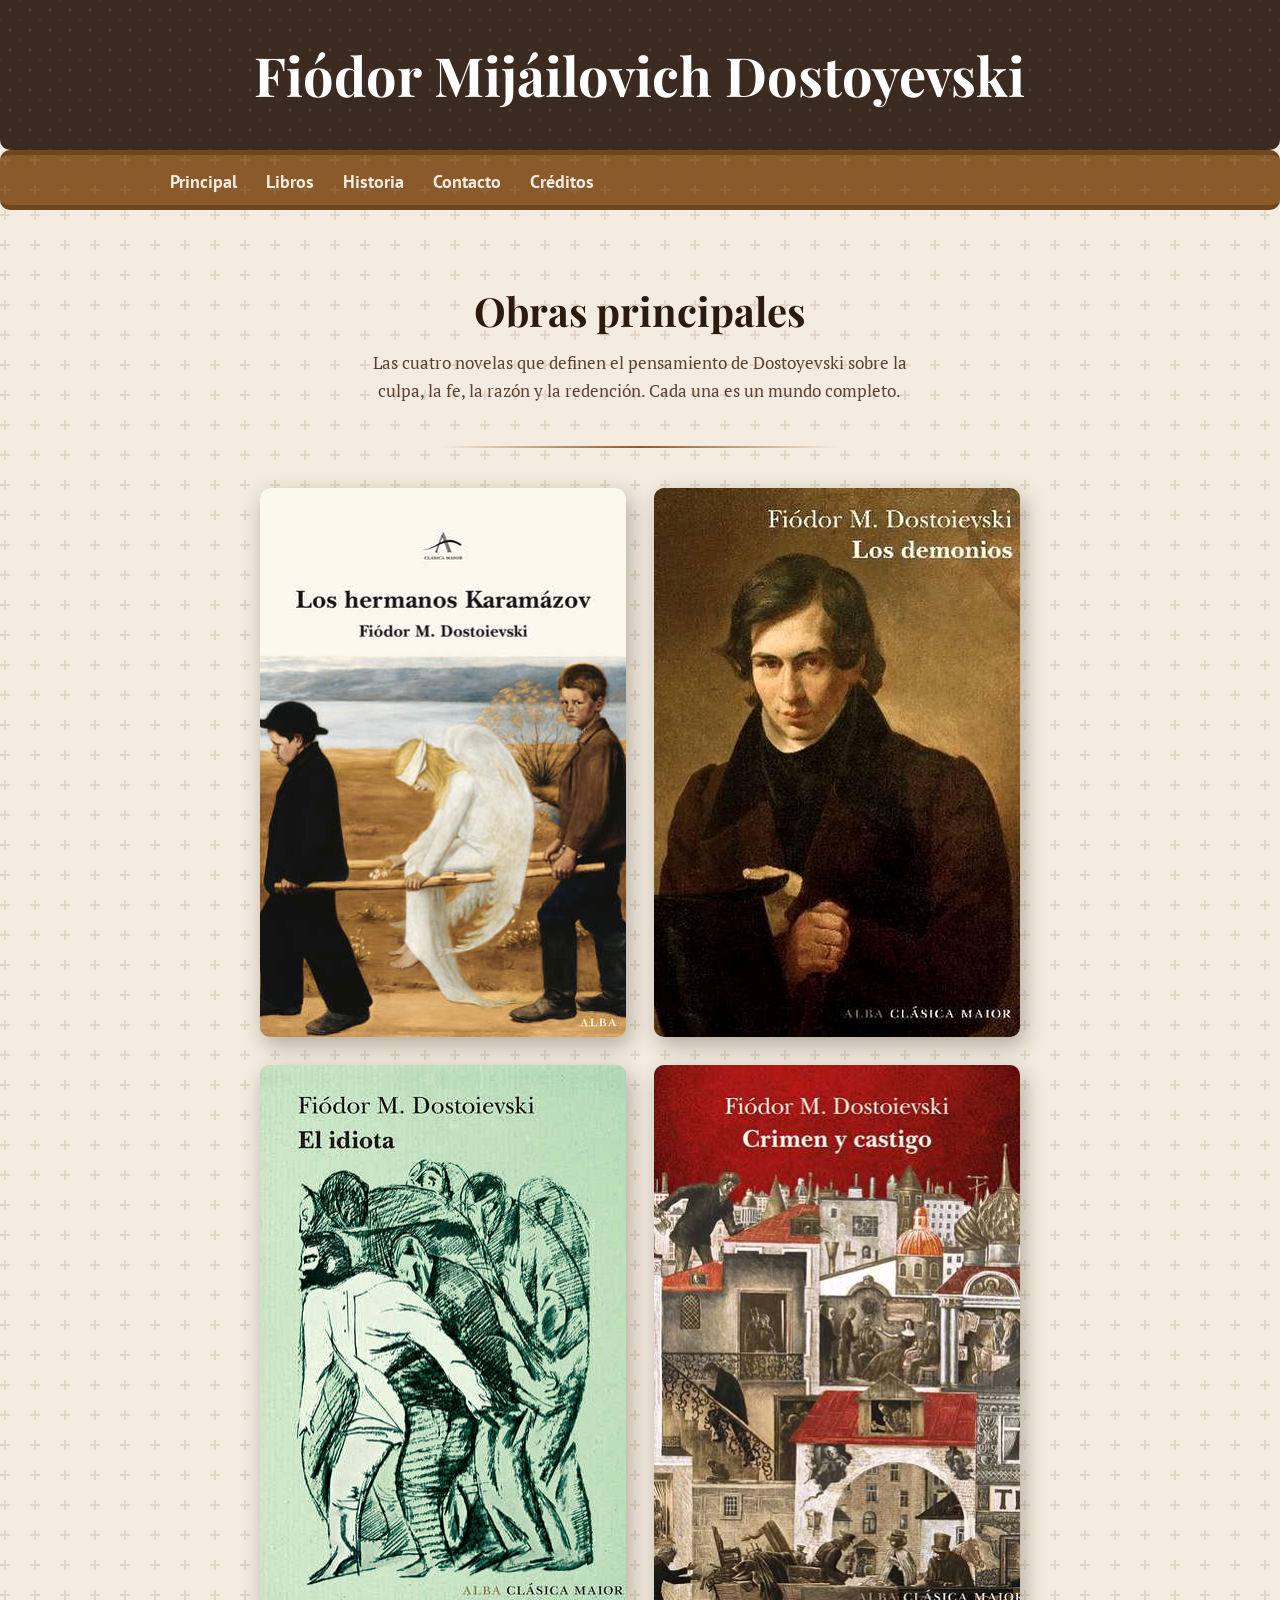
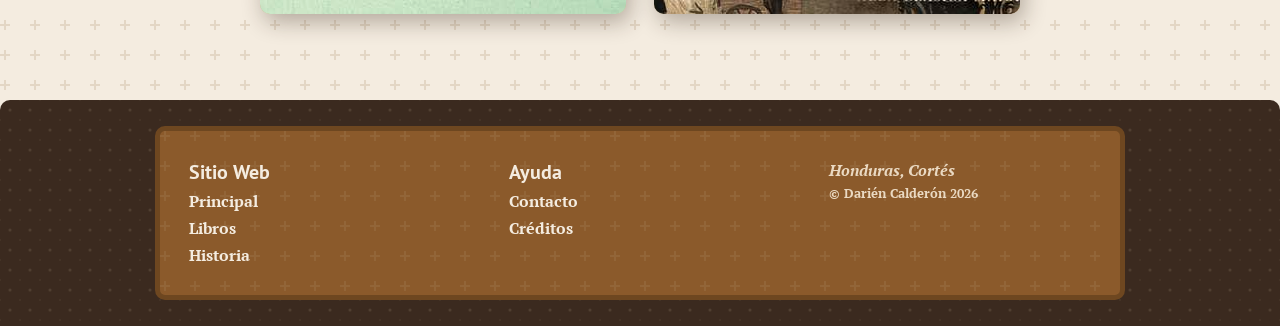
<file: libros/libros.html>
<!DOCTYPE html>
<html lang="es">
<head>
    <meta name="viewport" content="width=device-width, initial-scale=1.0">
    <link href="https://fonts.googleapis.com/css2?family=PT+Sans:ital,wght@0,400;0,700;1,400;1,700&family=PT+Serif:ital,wght@0,400;0,700;1,400;1,700&family=Playfair+Display:ital,wght@0,400..900;1,400..900&display=swap" rel="stylesheet">
    <title>Libros — Dostoyevski</title>
    <meta charset="utf-8">
    <meta name="description" content="Las grandes novelas de Fiódor Dostoyevski">
    <link rel="stylesheet" href="../styles/style.css">
    <link rel="stylesheet" href="../styles/libros_indice.css">
    <link rel="icon" type="image/png" href="../imagenes/favicon.png">
    <link rel="shortcut icon" type="image/png" href="../imagenes/favicon.png">
    <style>
    </style>
</head>
<body>
    <header id="cabeceralogo">
        <div>
            <h1>Fiódor Mijáilovich Dostoyevski</h1>
        </div>
    </header>

    <nav id="menuprincipal">
        <div>
            <ul id="listamenu">
                <li><a href="../index.html">Principal</a></li>
                <li><a href="libros.html">Libros</a>
                    <ul>
                        <li><a href="LHK.html">Los Hermanos Karamázov</a></li>
                        <li><a href="los_demonios.html">Los Demonios</a></li>
                        <li><a href="el_idiota.html">El Idiota</a></li>
                        <li><a href="cyc.html">Crimen y Castigo</a></li>
                    </ul>
                </li>
                <li><a href="../historia.html">Historia</a></li>
                <li><a href="../contacto.html">Contacto</a></li>
                <li class="creditos"><a href="../creditos.html">Créditos</a></li>
            </ul>
        </div>
    </nav>

    <main>
        <div>

            <div id="libros-intro">
                <h2>Obras principales</h2>
                <p>Las cuatro novelas que definen el pensamiento de Dostoyevski sobre la culpa, la fe, la razón y la redención. Cada una es un mundo completo.</p>
            </div>

            <div class="separador"></div>

            <div id="libros-grid">

                <a class="libro-card" href="LHK.html">
                    <img src="../imagenes/LHK_alba.jpg" alt="Los Hermanos Karamázov">
                    <div class="velo"></div>
                    <div class="slide-overlay">
                        <span class="anio">1880</span>
                        <div class="titulo">Los Hermanos Karamázov</div>
                        <div class="desc">La obra cumbre. Un parricidio, tres hermanos y las preguntas más grandes de la existencia humana.</div>
                        <span class="leer-mas">Leer más</span>
                    </div>
                </a>

                <a class="libro-card" href="los_demonios.html">
                    <img src="../imagenes/demonios_alba.jpg" alt="Los Demonios">
                    <div class="velo"></div>
                    <div class="slide-overlay">
                        <span class="anio">1872</span>
                        <div class="titulo">Los Demonios</div>
                        <div class="desc">El nihilismo y la revolución llevados hasta su conclusión más oscura. Una profecía del siglo XX.</div>
                        <span class="leer-mas">Leer más</span>
                    </div>
                </a>

                <a class="libro-card" href="el_idiota.html">
                    <img src="../imagenes/idiota_alba.jpg" alt="El Idiota">
                    <div class="velo"></div>
                    <div class="slide-overlay">
                        <span class="anio">1869</span>
                        <div class="titulo">El Idiota</div>
                        <div class="desc">Un intento de crear un hombre completamente bueno. Y lo que le ocurre cuando entra al mundo real.</div>
                        <span class="leer-mas">Leer más</span>
                    </div>
                </a>

                <a class="libro-card" href="cyc.html">
                    <img src="../imagenes/cyc_alba.jpg" alt="Crimen y Castigo">
                    <div class="velo"></div>
                    <div class="slide-overlay">
                        <span class="anio">1866</span>
                        <div class="titulo">Crimen y Castigo</div>
                        <div class="desc">Una teoría filosófica que justifica el crimen. Y la realidad de haberlo cometido.</div>
                        <span class="leer-mas">Leer más</span>
                    </div>
                </a>

            </div>

            <div class="recuperar"></div>
        </div>
    </main>

    <footer id="pielogo">
        <div>
            <section class="seccionpie">
                <h1>Sitio Web</h1>
                <p><a href="../index.html">Principal</a></p>
                <p><a href="libros.html">Libros</a></p>
                <p><a href="../historia.html">Historia</a></p>
            </section>
            <section class="seccionpie">
                <h1>Ayuda</h1>
                <p><a href="../contacto.html">Contacto</a></p>
                <p><a href="../creditos.html">Créditos</a></p>
            </section>
            <section class="seccionpie">
                <address>Honduras, Cortés</address>
                <small>&copy; Darién Calderón 2026</small>
            </section>
            <div class="recuperar"></div>
        </div>
    </footer>

</body>
</html>
</file>
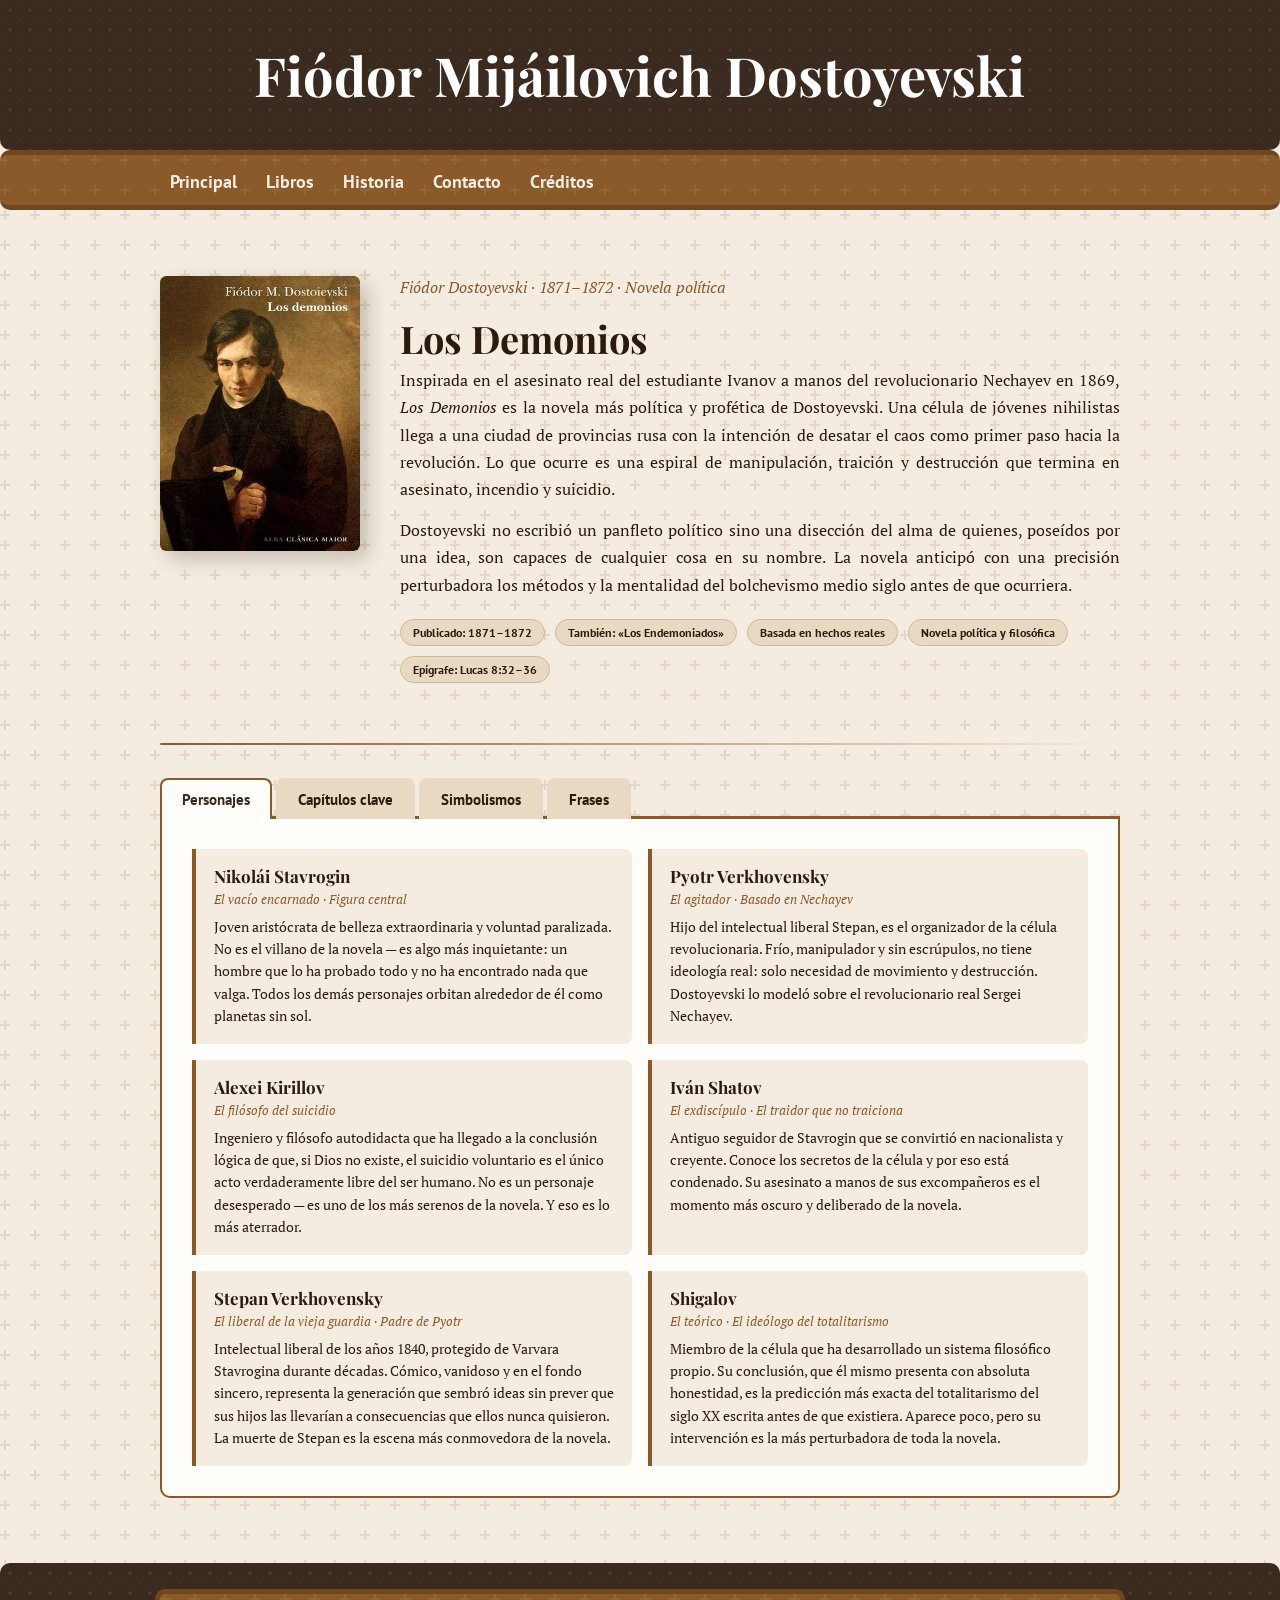
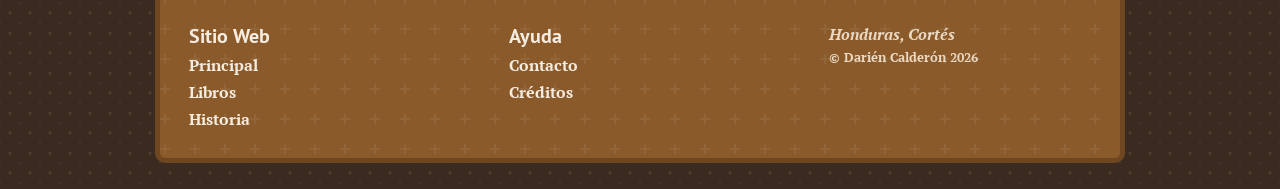
<file: libros/los_demonios.html>
<!DOCTYPE html>
<html lang="es">
<head>
    <meta name="viewport" content="width=device-width, initial-scale=1.0">
    <link href="https://fonts.googleapis.com/css2?family=PT+Sans:ital,wght@0,400;0,700;1,400;1,700&family=PT+Serif:ital,wght@0,400;0,700;1,400;1,700&family=Playfair+Display:ital,wght@0,400..900;1,400..900&display=swap" rel="stylesheet">
    <title>Los Demonios — Dostoyevski</title>
    <meta charset="utf-8">
    <meta name="description" content="Análisis completo de Los Demonios de Fiódor Dostoyevski">
    <link rel="stylesheet" href="../styles/style.css">
    <link rel="stylesheet" href="../styles/libros_plantilla.css">
    <link rel="icon" type="image/png" href="../imagenes/favicon.png">
    <link rel="shortcut icon" type="image/png" href="../imagenes/favicon.png">
</head>
<body>

    <header id="cabeceralogo">
        <div>
            <h1>Fiódor Mijáilovich Dostoyevski</h1>
        </div>
    </header>

    <nav id="menuprincipal">
        <div>
            <ul id="listamenu">
                <li><a href="../index.html">Principal</a></li>
                <li><a href="libros.html">Libros</a>
                    <ul>
                        <li><a href="LHK.html">Los Hermanos Karamázov</a></li>
                        <li><a href="los_demonios.html">Los Demonios</a></li>
                        <li><a href="el_idiota.html">El Idiota</a></li>
                        <li><a href="cyc.html">Crimen y Castigo</a></li>
                    </ul>
                </li>
                <li><a href="../historia.html">Historia</a></li>
                <li><a href="../contacto.html">Contacto</a></li>
                <li class="creditos"><a href="../creditos.html">Créditos</a></li>
            </ul>
        </div>
    </nav>

    <main>
        <div id="libro-main">
            <!-- ── HERO ── -->
            <div id="libro-hero">
                <div class="portada">
                    <img src="../imagenes/demonios_alba.jpg" alt="Portada Los Demonios — Alba Clásicos">
                    <div class="portada-overlay">
                        <span>Los Demonios</span>
                        <span class="cita-autor">Fiódor Dostoyevski</span>
                        <small>1872 · Alba Clásicos</small>
                    </div>
                </div>
                <div class="sinopsis">
                    <p class="subtitulo">Fiódor Dostoyevski · 1871–1872 · Novela política</p>
                    <h2>Los Demonios</h2>
                    <p>Inspirada en el asesinato real del estudiante Ivanov a manos del revolucionario Nechayev en 1869, <em>Los Demonios</em> es la novela más política y profética de Dostoyevski. Una célula de jóvenes nihilistas llega a una ciudad de provincias rusa con la intención de desatar el caos como primer paso hacia la revolución. Lo que ocurre es una espiral de manipulación, traición y destrucción que termina en asesinato, incendio y suicidio.</p>
                    <p>Dostoyevski no escribió un panfleto político sino una disección del alma de quienes, poseídos por una idea, son capaces de cualquier cosa en su nombre. La novela anticipó con una precisión perturbadora los métodos y la mentalidad del bolchevismo medio siglo antes de que ocurriera.</p>
                    <div class="ficha-rapida">
                        <span>Publicado: 1871–1872</span>
                        <span>También: «Los Endemoniados»</span>
                        <span>Basada en hechos reales</span>
                        <span>Novela política y filosófica</span>
                        <span>Epígrafe: Lucas 8:32–36</span>
                    </div>
                </div>
            </div>

            <div class="separador"></div>

            <!-- ── TABS ── -->
            <div id="tabs-container">
                <div class="tabs-nav">
                    <button class="activo" onclick="cambiarTab(event, 'personajes')">Personajes</button>
                    <button onclick="cambiarTab(event, 'capitulos')">Capítulos clave</button>
                    <button onclick="cambiarTab(event, 'simbolismos')">Simbolismos</button>
                    <button onclick="cambiarTab(event, 'frases')">Frases</button>
                </div>

                <!-- TAB: PERSONAJES -->
                <div id="tab-personajes" class="tab-panel activo">
                    <div class="personajes-grid">

                        <div class="personaje-card" onclick="mostrarPersonaje(event, 'stavrogin')">
                            <h3>Nikolái Stavrogin</h3>
                            <div class="rol">El vacío encarnado · Figura central</div>
                            <p>Joven aristócrata de belleza extraordinaria y voluntad paralizada. No es el villano de la novela — es algo más inquietante: un hombre que lo ha probado todo y no ha encontrado nada que valga. Todos los demás personajes orbitan alrededor de él como planetas sin sol.</p>
                        </div>

                        <div class="personaje-card" onclick="mostrarPersonaje(event, 'pyotr')">
                            <h3>Pyotr Verkhovensky</h3>
                            <div class="rol">El agitador · Basado en Nechayev</div>
                            <p>Hijo del intelectual liberal Stepan, es el organizador de la célula revolucionaria. Frío, manipulador y sin escrúpulos, no tiene ideología real: solo necesidad de movimiento y destrucción. Dostoyevski lo modeló sobre el revolucionario real Sergei Nechayev.</p>
                        </div>

                        <div class="personaje-card" onclick="mostrarPersonaje(event, 'kirillov')">
                            <h3>Alexei Kirillov</h3>
                            <div class="rol">El filósofo del suicidio</div>
                            <p>Ingeniero y filósofo autodidacta que ha llegado a la conclusión lógica de que, si Dios no existe, el suicidio voluntario es el único acto verdaderamente libre del ser humano. No es un personaje desesperado — es uno de los más serenos de la novela. Y eso es lo más aterrador.</p>
                        </div>

                        <div class="personaje-card" onclick="mostrarPersonaje(event, 'shatov')">
                            <h3>Iván Shatov</h3>
                            <div class="rol">El exdiscípulo · El traidor que no traiciona</div>
                            <p>Antiguo seguidor de Stavrogin que se convirtió en nacionalista y creyente. Conoce los secretos de la célula y por eso está condenado. Su asesinato a manos de sus excompañeros es el momento más oscuro y deliberado de la novela.</p>
                        </div>

                        <div class="personaje-card" onclick="mostrarPersonaje(event, 'stepan')">
                            <h3>Stepan Verkhovensky</h3>
                            <div class="rol">El liberal de la vieja guardia · Padre de Pyotr</div>
                            <p>Intelectual liberal de los años 1840, protegido de Varvara Stavrogina durante décadas. Cómico, vanidoso y en el fondo sincero, representa la generación que sembró ideas sin prever que sus hijos las llevarían a consecuencias que ellos nunca quisieron. La muerte de Stepan es la escena más conmovedora de la novela.</p>
                        </div>

                        <div class="personaje-card" onclick="mostrarPersonaje(event, 'shigalov')">
                            <h3>Shigalov</h3>
                            <div class="rol">El teórico · El ideólogo del totalitarismo</div>
                            <p>Miembro de la célula que ha desarrollado un sistema filosófico propio. Su conclusión, que él mismo presenta con absoluta honestidad, es la predicción más exacta del totalitarismo del siglo XX escrita antes de que existiera. Aparece poco, pero su intervención es la más perturbadora de toda la novela.</p>
                        </div>

                    </div>

                    <div id="detalle-stavrogin" class="personaje-detalle">
                        <h3>Nikolái Stavrogin — El hombre sin centro</h3>
                        <p>Stavrogin es el personaje más complejo y más debatido de Dostoyevski, y posiblemente de toda la literatura rusa. No actúa por ideología, por pasión ni por maldad convencional. Actúa — o más frecuentemente no actúa — desde un vacío moral absoluto. Ha sido revolucionario, creyente, libertino y asceta, y ninguna de esas identidades lo ha llenado.</p>
                        <p>El capítulo censurado de la novela, «La confesión de Stavrogin», revela que abusó sexualmente de una niña de doce años y luego asistió pasivamente a su suicidio. Dostoyevski lo incluyó no para escandalizarlo al lector, sino para mostrar el único acto de maldad pura — sin justificación, sin pasión, sin ideología — del que Stavrogin es capaz. Y que ese acto tampoco lo transformó en nada.</p>
                        <p>Su suicidio al final no es el gesto romántico del héroe trágico — es la eliminación de un hombre que nunca encontró razón para existir.</p>
                        <div class="cita-personaje">"Ni en mi tierra natal ni fuera de ella podré encontrar lo que me falta en mí mismo. Sé que debería matar algo en mí, no a otros."</div>
                    </div>

                    <div id="detalle-pyotr" class="personaje-detalle">
                        <h3>Pyotr Verkhovensky — La revolución como nihilismo puro</h3>
                        <p>Pyotr no cree en ninguna revolución. Usa las ideas revolucionarias como herramienta de control: quien ha cometido un crimen junto a otros queda atado a ellos para siempre. Su método es hacer cómplices, no convencer. La célula de cinco personas que organiza no es para liberar a nadie — es para crear una red de terror mutuo.</p>
                        <p>Lo que hace a Pyotr más inquietante que un villano convencional es que Dostoyevski lo basó meticulosamente en Sergei Nechayev, revolucionario real que escribió el «Catecismo del Revolucionario» — un documento que afirmaba que el revolucionario verdadero no tiene ética, nombre, afectos ni propiedades, solo la destrucción. Lenin lo admiró profundamente.</p>
                        <div class="cita-personaje">"Una o dos generaciones de libertinaje son necesarias ahora; un libertinaje inaudito y abyecto que transforme a los hombres en bestias. ¿Por qué? Porque después será más fácil."</div>
                    </div>

                    <div id="detalle-kirillov" class="personaje-detalle">
                        <h3>Alexei Kirillov — La lógica llevada hasta el final</h3>
                        <p>Kirillov es uno de los personajes más originales de toda la literatura. Ha razonado de la siguiente manera: el mayor miedo del hombre es el miedo a la muerte; ese miedo es el origen de toda su esclavitud moral, política y religiosa; por lo tanto, el hombre que voluntariamente elige la muerte demuestra que es completamente libre y, al hacerlo, se convierte en dios.</p>
                        <p>Lo perturbador es que su argumento es internamente coherente y que Kirillov lo presenta con absoluta serenidad, sin angustia, con la paz de quien ha resuelto el problema central de la existencia. Dostoyevski lo construyó para mostrar adónde lleva la razón cuando se separa completamente de la fe: no a la locura, sino a una lógica impecable que termina en suicidio.</p>
                        <p>Pyotr Verkhovensky usa esa decisión fría como herramienta política: convence a Kirillov de firmar una confesión falsa antes de morir, cargando el asesinato de Shatov sobre un hombre que de todas formas va a matarse.</p>
                        <div class="cita-personaje">"Si Dios existe, toda la voluntad es suya y yo no puedo salir de su voluntad. Si no existe, toda la voluntad es mía y yo estoy obligado a afirmar mi autodominio. Es necesario que me mate a mí mismo para empezar y para demostrar mi rebelión."</div>
                    </div>

                    <div id="detalle-shatov" class="personaje-detalle">
                        <h3>Iván Shatov — La fe sin certeza</h3>
                        <p>Shatov es el personaje más cercano a la posición de Dostoyevski en la novela: un hombre que abandonó el nihilismo y busca recuperar la fe en el pueblo ruso y en Cristo, pero que todavía no ha llegado a creer del todo. Cuando Stavrogin le pregunta si cree en Dios, Shatov responde: «Yo creeré en Dios».</p>
                        <p>Esa distinción — no «creo» sino «creeré» — es uno de los momentos más honestos de toda la obra de Dostoyevski. La fe como proceso, no como posesión. Su asesinato ocurre la misma noche en que su mujer, que lo había abandonado, regresa y da a luz a un hijo. Es la noche más feliz de su vida. Dostoyevski no lo mata por crueldad narrativa: lo mata para mostrar que la célula nihilista destruye precisamente lo que más merece vivir.</p>
                        <div class="cita-personaje">"Si creo en el diablo, quizás no creo en Dios. [...] Yo buscaré a Dios. ¿Y si no lo encuentro? Seguiré buscando."</div>
                    </div>

                    <div id="detalle-stepan" class="personaje-detalle">
                        <h3>Stepan Verkhovensky — El padre que sembró el viento</h3>
                        <p>Stepan es, en un nivel, un personaje cómico: vanidoso, cobarde, dependiente de la protección de Varvara Stavrogina, obsesionado con su reputación de intelectual perseguido. Pero Dostoyevski lo usa para una acusación seria: la generación liberal de los años 1840 que llenó los salones de ideas de libertad y progreso sin prever que esas ideas, vaciadas de su contexto humanista, se convertirían en la justificación del terror.</p>
                        <p>En su deathbed, mientras un campesino le lee el Evangelio, Stepan tiene una revelación: habla de los cerdos de Gadara del epígrafe y dice que los demonios que han poseído a los jóvenes nihilistas son los mismos que él y su generación sembraron en Rusia. Es una autocrítica que pocas figuras literarias tienen el coraje de hacer al morir.</p>
                        <div class="cita-personaje">"¡Lo más verdadero es la vida! Yo he mentido toda mi vida. Incluso cuando decía la verdad. Nunca hablé por la verdad, sino siempre por mí mismo."</div>
                    </div>

                    <div id="detalle-shigalov" class="personaje-detalle">
                        <h3>Shigalov — El arquitecto del totalitarismo</h3>
                        <p>Shigalov tiene pocas escenas pero su intervención en la reunión de la célula es una de las páginas más escalofriantes de la literatura del siglo XIX. Explica que lleva años trabajando en un sistema para la organización perfecta de la sociedad humana. Y que, al concluirlo, descubrió algo que lo perturbó: el punto de partida era la libertad ilimitada y el punto de llegada era el despotismo ilimitado.</p>
                        <p>A diferencia de otros personajes que disfrazan sus impulsos de poder con ideología, Shigalov lo dice con total honestidad, incluso con aparente pesar. No encontró otra salida al problema. Su propuesta concreta: dividir a la humanidad en dos partes — un décimo con libertad absoluta sobre los otros nueve décimos, que serán reducidos a un estado de obediencia animal. Dostoyevski escribió esto en 1871. Stalin lo implementó en la práctica sesenta años después.</p>
                        <div class="cita-personaje">"Partiendo de la libertad ilimitada, llego al despotismo ilimitado. Añadiré, no obstante, que fuera de mi solución no puede existir ninguna otra."</div>
                    </div>

                </div>

                <!-- TAB: CAPÍTULOS -->
                <div id="tab-capitulos" class="tab-panel">

                    <div class="capitulo-item" onclick="toggleCapitulo(this)">
                        <div class="capitulo-titulo">
                            <div>
                                <div class="num-libro">Epígrafe · Lucas 8:32–36</div>
                                <h3>Los cerdos de Gadara</h3>
                            </div>
                            <span class="flecha">▼</span>
                        </div>
                        <div class="capitulo-cuerpo">
                            <div class="capitulo-cuerpo-inner">
                                <span class="importancia">La clave de lectura de toda la novela</span>
                                <p>Dostoyevski abre la novela con dos epígrafes. El segundo es el pasaje del Evangelio de Lucas donde Jesús expulsa demonios del cuerpo de un hombre y los envía a una piara de cerdos, que se lanza por un precipicio al lago y se ahoga. Entonces el hombre curado se sienta, vestido y en su sano juicio, a los pies de Cristo.</p>
                                <p>El epígrafe es el esquema narrativo completo: Rusia es el endemoniado; los nihilistas son los demonios que la poseen; la novela es la expulsión y la destrucción de esos demonios. Y la promesa implícita — que después del desastre, Rusia podría también sentarse curada y en su sano juicio — es la única nota de esperanza en una novela de oscuridad casi total.</p>
                            </div>
                        </div>
                    </div>

                    <div class="capitulo-item" onclick="toggleCapitulo(this)">
                        <div class="capitulo-titulo">
                            <div>
                                <div class="num-libro">Parte I · Capítulo II</div>
                                <h3>El príncipe Harry. El matrimonio</h3>
                            </div>
                            <span class="flecha">▼</span>
                        </div>
                        <div class="capitulo-cuerpo">
                            <div class="capitulo-cuerpo-inner">
                                <span class="importancia">La presentación de Stavrogin</span>
                                <p>La presentación de Stavrogin es una de las más cuidadas de toda la obra de Dostoyevski. No aparece hasta que todos los demás personajes ya han hablado de él durante cien páginas, creando una expectativa casi mítica. Cuando llega, es exactamente lo que se esperaba — y al mismo tiempo, algo completamente diferente.</p>
                                <p>En este capítulo se revelan algunos de sus actos pasados: morderle la oreja al gobernador, besar a la mujer de otro hombre delante de su marido, dejarse abofetear sin responder. No son actos de pasión sino experimentos: Stavrogin pone a prueba los límites de la realidad social para ver si siente algo. Nunca siente nada.</p>
                            </div>
                        </div>
                    </div>

                    <div class="capitulo-item" onclick="toggleCapitulo(this)">
                        <div class="capitulo-titulo">
                            <div>
                                <div class="num-libro">Capítulo censurado · «Tikhon»</div>
                                <h3>La confesión de Stavrogin</h3>
                            </div>
                            <span class="flecha">▼</span>
                        </div>
                        <div class="capitulo-cuerpo">
                            <div class="capitulo-cuerpo-inner">
                                <span class="importancia">El capítulo más oscuro — suprimido en vida del autor</span>
                                <p>El editor de Dostoyevski se negó a publicar este capítulo. Apareció por primera vez en 1922, cuarenta años después de la muerte del autor. En él, Stavrogin visita al obispo retirado Tikhon y le muestra un documento escrito donde confiesa haber abusado sexualmente de Matryosha, una niña de doce años, y haber observado pasivamente su suicidio.</p>
                                <p>Lo más perturbador no es el acto sino la razón por la que Stavrogin lo confiesa: no busca absolución ni perdón. Quiere publicar la confesión, hacerla pública, humillarse ante el mundo. Tikhon le dice que esa humillación también es una forma de orgullo — y que lo que Stavrogin necesita no es hacer pública su vergüenza sino soportarla en privado, algo que Stavrogin es incapaz de hacer.</p>
                                <p>Sin este capítulo, Stavrogin es un misterio. Con él, es el retrato de un hombre que ha destruido su capacidad de arrepentirse genuinamente — y que lo sabe.</p>
                            </div>
                        </div>
                    </div>

                    <div class="capitulo-item" onclick="toggleCapitulo(this)">
                        <div class="capitulo-titulo">
                            <div>
                                <div class="num-libro">Parte II · Capítulo VII</div>
                                <h3>Con los nuestros. La reunión de la célula</h3>
                            </div>
                            <span class="flecha">▼</span>
                        </div>
                        <div class="capitulo-cuerpo">
                            <div class="capitulo-cuerpo-inner">
                                <span class="importancia">El totalitarismo anunciado</span>
                                <p>La reunión de la célula de cinco es una de las escenas más grotescas y proféticas de la novela. Los revolucionarios que se han reunido para planear la liberación de la humanidad terminan en una discusión interna caótica, llena de suspicacias, acusaciones cruzadas y miedo mutuo. Nadie confía en nadie.</p>
                                <p>Es en esta reunión donde Shigalov presenta su sistema. Y donde Lyamshin, uno de los miembros, propone que cuando llegue la revolución, el diez por ciento de la humanidad ejerza el poder sobre el noventa por ciento restante. La propuesta se recibe con incomodidad pero sin rechazo categórico. Dostoyevski muestra que el totalitarismo no nace de villanos que saben que son villanos — nace de personas ordinarias que se han convencido de que su causa justifica cualquier método.</p>
                            </div>
                        </div>
                    </div>

                    <div class="capitulo-item" onclick="toggleCapitulo(this)">
                        <div class="capitulo-titulo">
                            <div>
                                <div class="num-libro">Parte III · Capítulo IV</div>
                                <h3>La última decisión de Kirillov</h3>
                            </div>
                            <span class="flecha">▼</span>
                        </div>
                        <div class="capitulo-cuerpo">
                            <div class="capitulo-cuerpo-inner">
                                <span class="importancia">La filosofía convertida en acto</span>
                                <p>La escena del suicidio de Kirillov es una de las más tensas de la novela. Pyotr llega a su habitación para que firme la confesión falsa que cargará el crimen de Shatov sobre él. Kirillov accede — para él, lo que firme antes de morir no importa, porque en minutos habrá demostrado la libertad absoluta.</p>
                                <p>Pero la escena se vuelve bizarra: Kirillov retrasa el momento, habla de Dios y de la libertad, come manzana. Pyotr, que no comprende la filosofía de Kirillov sino solo su utilidad, se impacienta. Cuando finalmente ocurre, es repentino y violento, y Pyotr queda solo en la habitación con el cuerpo, en un silencio que Dostoyevski describe con una precisión clínica que resulta más perturbadora que cualquier dramatismo.</p>
                            </div>
                        </div>
                    </div>

                    <div class="capitulo-item" onclick="toggleCapitulo(this)">
                        <div class="capitulo-titulo">
                            <div>
                                <div class="num-libro">Parte III · Capítulo V–VI</div>
                                <h3>El incendio. El asesinato de Shatov</h3>
                            </div>
                            <span class="flecha">▼</span>
                        </div>
                        <div class="capitulo-cuerpo">
                            <div class="capitulo-cuerpo-inner">
                                <span class="importancia">La noche más larga de la novela</span>
                                <p>En el clímax de la novela ocurren tres cosas simultáneamente: la ciudad arde (incendio provocado por la célula como distracción), la mujer de Shatov regresa después de años de ausencia y da a luz a un hijo que no es de él, y la célula asesina a Shatov en un parque a las afueras de la ciudad.</p>
                                <p>Dostoyevski construye estas tres líneas en paralelo con un ritmo que resulta insoportable. Shatov, que acaba de vivir la noche más feliz de su vida — el nacimiento del niño que decide amar como propio — es asesinado por hombres que fueron sus camaradas. No hay traición más deliberada ni más fría en toda la literatura rusa.</p>
                                <p>El contraste entre el nacimiento y la muerte no es un recurso sentimental: es la tesis central de la novela. El nihilismo destruye exactamente aquello que más merece existir.</p>
                            </div>
                        </div>
                    </div>

                    <div class="capitulo-item" onclick="toggleCapitulo(this)">
                        <div class="capitulo-titulo">
                            <div>
                                <div class="num-libro">Parte III · Capítulo VIII — Epílogo</div>
                                <h3>La muerte de Stepan. La carta de Stavrogin</h3>
                            </div>
                            <span class="flecha">▼</span>
                        </div>
                        <div class="capitulo-cuerpo">
                            <div class="capitulo-cuerpo-inner">
                                <span class="importancia">El único momento de gracia en la novela</span>
                                <p>Stepan Verkhovensky, el viejo liberal que desencadenó todo sin quererlo, muere en casa de unos campesinos después de huir de la ciudad. Una mujer del pueblo le lee el Evangelio. Stepan — que durante décadas fingió ser perseguido por sus ideas mientras vivía cómodamente bajo la protección de una aristócrata — tiene en la muerte la única lucidez genuina de su vida. Reconoce que mintió siempre. Pide que le lean el pasaje de los cerdos de Gadara.</p>
                                <p>Stavrogin, mientras tanto, escribe una carta donde renuncia a todo y se prepara para suicidarse. La carta no tiene el dramatismo de una despedida romántica: es el documento de un hombre que concluye, sin emoción, que no tiene nada que hacer en el mundo. Aparece colgado al amanecer. La novela termina sin redención, sin esperanza declarada — solo con el epígrafe que la abre, que el lector ahora puede releer sabiendo que la curación, si llegó, fue para Rusia, no para sus personajes.</p>
                            </div>
                        </div>
                    </div>

                </div>

                <!-- TAB: SIMBOLISMOS -->
                <div id="tab-simbolismos" class="tab-panel">
                    <div class="simbolismo-grid">

                        <div class="simbolismo-card">
                            <div class="icono" style="font-family: serif; font-size:22px; font-weight:bold; color:#8B5A2B;">✝</div>
                            <h3>Los cerdos endemoniados</h3>
                            <p>El epígrafe del Evangelio de Lucas no es decoración literaria sino el esquema estructural de la novela entera. Los nihilistas son los demonios; Rusia es el poseído; el desastre final es la expulsión. La piara se lanza al precipicio — los revolucionarios se destruyen entre sí — y el endemoniado queda libre. Dostoyevski creía genuinamente que el nihilismo era una posesión espiritual, no una posición filosófica.</p>
                        </div>

                        <div class="simbolismo-card">
                            <div class="icono" style="font-family: serif; font-size:22px; font-weight:bold; color:#8B5A2B;">◻</div>
                            <h3>El vacío de Stavrogin</h3>
                            <p>Stavrogin no es el demonio de la novela — es el vacío alrededor del cual los demonios se organizan. Su belleza, su inteligencia y su falta total de centro moral lo hacen irresistible para todos: Pyotr lo quiere como figura de autoridad para la revolución, Shatov lo siguió buscando una guía espiritual, Kirillov lo respeta como al único que podría comprender su filosofía. Nadie obtiene nada de él porque no tiene nada que dar.</p>
                        </div>

                        <div class="simbolismo-card">
                            <div class="icono" style="font-family: serif; font-size:22px; font-weight:bold; color:#8B5A2B;">△</div>
                            <h3>El fuego</h3>
                            <p>El incendio que Pyotr organiza como distracción para el asesinato de Shatov no es solo un recurso narrativo. El fuego recorre toda la novela como imagen de la destrucción ideológica: Stepan dice en un momento que los incendiarios no son los que queman edificios sino los que queman mentes. La ciudad ardiendo mientras se comete un asesinato en el bosque es la visualización literal de lo que Dostoyevski quería mostrar: el nihilismo como incendio que nadie controla una vez que empieza.</p>
                        </div>

                        <div class="simbolismo-card">
                            <div class="icono" style="font-family: serif; font-size:22px; font-weight:bold; color:#8B5A2B;">∞</div>
                            <h3>El sistema de Shigalov</h3>
                            <p>Shigalov no es un personaje secundario sino una conclusión lógica. Su sistema — libertad ilimitada que lleva inevitablemente al despotismo ilimitado — es la formulación más honesta de lo que el nihilismo político contiene desde el principio. Dostoyevski pone en su boca la crítica más devastadora al utopismo revolucionario no desde la reacción conservadora sino desde la lógica interna del propio sistema. Si no hay valores absolutos, el poder llena el vacío.</p>
                        </div>

                        <div class="simbolismo-card">
                            <div class="icono" style="font-family: serif; font-size:22px; font-weight:bold; color:#8B5A2B;">○</div>
                            <h3>La célula de cinco</h3>
                            <p>La estructura de la célula revolucionaria — cinco personas que han cometido juntas un crimen y por eso no pueden traicionarse — es el símbolo del nihilismo como trampa. Nadie en la célula cree del todo en la causa; todos están atrapados por el miedo mutuo. Dostoyevski muestra que el terror no es un exceso de la revolución sino su mecanismo central: sin la amenaza de la traición y el castigo, la célula no funcionaría un día. La fraternidad revolucionaria es, en su interior, una prisión.</p>
                        </div>

                        <div class="simbolismo-card">
                            <div class="icono" style="font-family: serif; font-size:22px; font-weight:bold; color:#8B5A2B;">↓</div>
                            <h3>El suicidio lógico</h3>
                            <p>El suicidio de Kirillov y el de Stavrogin son opuestos en su significado. Kirillov se mata como afirmación de libertad — el acto más consciente y deliberado posible. Stavrogin se mata por agotamiento — la incapacidad de encontrar una razón para continuar. Juntos forman los dos extremos del nihilismo: la voluntad hipertrofiada y la voluntad extinguida. Dostoyevski los mata a ambos para mostrar que ninguno de los dos caminos lleva a algún lugar donde valga la pena estar.</p>
                        </div>

                        <div class="simbolismo-card">
                            <div class="icono" style="font-family: serif; font-size:22px; font-weight:bold; color:#8B5A2B;">⊕</div>
                            <h3>El nacimiento en la noche del asesinato</h3>
                            <p>El hijo que nace la noche en que matan a Shatov — un hijo que no es biológicamente suyo pero que él decide amar — es el único símbolo de vida genuina en una novela de destrucción. Dostoyevski no lo coloca ahí para consolar al lector: lo coloca para hacer el asesinato de Shatov insoportable. La célula nihilista no mata a un enemigo político. Mata al único personaje de la novela que ha elegido conscientemente amar algo.</p>
                        </div>

                        <div class="simbolismo-card">
                            <div class="icono" style="font-family: serif; font-size:22px; font-weight:bold; color:#8B5A2B;">◁</div>
                            <h3>La generación de los padres</h3>
                            <p>Stepan Verkhovensky representa la acusación más seria de la novela: el liberalismo de los años 1840 que hablaba de libertad, progreso y humanismo en los salones de los aristócratas mientras el pueblo permanecía en la miseria. Sus ideas, vaciadas de contexto, pasaron a la generación siguiente convertidas en nihilismo puro. Dostoyevski sugiere que los «demonios» no llegaron de afuera — fueron criados en casa, con buenas intenciones.</p>
                        </div>

                    </div>
                </div>

                <!-- TAB: FRASES -->
                <div id="tab-frases" class="tab-panel">
                    <div class="frases-lista">

                        <div class="frase-card">
                            <blockquote>Partiendo de la libertad ilimitada, llego al despotismo ilimitado. Añadiré, no obstante, que fuera de mi solución no puede existir ninguna otra.</blockquote>
                            <div class="frase-origen">Shigalov · La reunión de la célula · Parte II</div>
                        </div>

                        <div class="frase-card">
                            <blockquote>Si Dios existe, toda la voluntad es suya y yo no puedo salir de su voluntad. Si no existe, toda la voluntad es mía y yo estoy obligado a afirmar mi autodominio.</blockquote>
                            <div class="frase-origen">Alexei Kirillov</div>
                        </div>

                        <div class="frase-card">
                            <blockquote>Una o dos generaciones de libertinaje son necesarias ahora; un libertinaje inaudito que transforme a los hombres en bestias. ¿Por qué? Porque después será más fácil.</blockquote>
                            <div class="frase-origen">Pyotr Verkhovensky</div>
                        </div>

                        <div class="frase-card">
                            <blockquote>Ni en mi tierra natal ni fuera de ella podré encontrar lo que me falta en mí mismo. Sé que debería matar algo en mí, no a otros. Pero no soy capaz de nada.</blockquote>
                            <div class="frase-origen">Nikolái Stavrogin · Carta de despedida</div>
                        </div>

                        <div class="frase-card">
                            <blockquote>El que aprenda a dominar el dolor y el miedo se convertirá en un dios. Entonces Dios no existirá más.</blockquote>
                            <div class="frase-origen">Alexei Kirillov</div>
                        </div>

                        <div class="frase-card">
                            <blockquote>¡Lo más verdadero es la vida! Yo he mentido toda mi vida. Incluso cuando decía la verdad. Nunca hablé por la verdad, sino siempre por mí mismo.</blockquote>
                            <div class="frase-origen">Stepan Verkhovensky · Palabras antes de morir</div>
                        </div>

                        <div class="frase-card">
                            <blockquote>No somos nosotros quienes necesitamos a las personas — son ellas las que nos necesitan a nosotros. ¿No es así la única forma de poder?</blockquote>
                            <div class="frase-origen">Pyotr Verkhovensky</div>
                        </div>

                        <div class="frase-card">
                            <blockquote>El hombre es desgraciado porque no sabe que es feliz. Solo por eso. Esto es todo. El que lo sepa se hará feliz inmediatamente, en ese mismo instante.</blockquote>
                            <div class="frase-origen">Alexei Kirillov</div>
                        </div>

                    </div>
                </div>

            </div><!-- /tabs-container -->

        </div><!-- /libro-main -->
    </main>

    <footer id="pielogo">
        <div>
            <section class="seccionpie">
                <h1>Sitio Web</h1>
                <p><a href="../index.html">Principal</a></p>
                <p><a href="libros.html">Libros</a></p>
                <p><a href="../historia.html">Historia</a></p>
            </section>
            <section class="seccionpie">
                <h1>Ayuda</h1>
                <p><a href="../contacto.html">Contacto</a></p>
                <p><a href="../creditos.html">Créditos</a></p>
            </section>
            <section class="seccionpie">
                <address>Honduras, Cortés</address>
                <small>&copy; Darién Calderón 2026</small>
            </section>
            <div class="recuperar"></div>
        </div>
    </footer>

    <script src="../js/libros.js"></script>
</body>
</html>
</file>
<file: styles/style.css>
* {
    margin: 0px;
    padding: 0px;
    }
body{
    background-color: #F4ECE0;
}
#cabeceralogo {
    width: 96%;
    height: 150px;
    padding: 0% 2%;
    background-color: #3B2A1F;
    background-image: url("data:image/svg+xml,%3Csvg width='200' height='200' xmlns='http://www.w3.org/2000/svg'%3E%3Cdefs%3E%3Cpattern id='a' width='20' height='20' patternUnits='userSpaceOnUse'%3E%3Crect width='20' height='20' fill='%233B2A1F'/%3E%3Ccircle cx='10' cy='10' r='1.5' fill='%23cbb59a' fill-opacity='0.15'/%3E%3Ccircle cx='0' cy='0' r='1' fill='%23cbb59a' fill-opacity='0.08'/%3E%3Ccircle cx='20' cy='0' r='1' fill='%23cbb59a' fill-opacity='0.08'/%3E%3Ccircle cx='0' cy='20' r='1' fill='%23cbb59a' fill-opacity='0.08'/%3E%3Ccircle cx='20' cy='20' r='1' fill='%23cbb59a' fill-opacity='0.08'/%3E%3C/pattern%3E%3C/defs%3E%3Crect width='200' height='200' fill='url(%23a)'/%3E%3C/svg%3E");
    background-repeat: repeat;
    border-bottom-left-radius: 10px;
    border-bottom-right-radius: 10px;
    display: flex;
    justify-content: center;
    align-items: center;
    }
#cabeceralogo > div {
    width: 960px;
    margin: 0px auto;
    display: flex;
    flex-direction: row;
    justify-content: center;
    align-items: center;
    }
#cabeceralogo h1 {
    font: bold 54px 'Playfair Display', sans-serif;
    color: #FFFFFF;
    }
#menuprincipal {
    width: 96%;
    height: 50px;
    padding: 0% 2%;
    background-color: #8B5A2B;
    border-top: 5px solid  #6E4720;
    border-bottom: 5px solid  #6E4720;
    border-radius: 10px;
    position: relative;
    z-index: 50;
    background-image: url("data:image/svg+xml,%3Csvg width='60' height='60' viewBox='0 0 60 60' xmlns='http://www.w3.org/2000/svg'%3E%3Cg fill='none' fill-rule='evenodd'%3E%3Cg fill='%23cbb59a' fill-opacity='0.12'%3E%3Cpath d='M36 34v-4h-2v4h-4v2h4v4h2v-4h4v-2h-4zm0-30V0h-2v4h-4v2h4v4h2V6h4V4h-4zM6 34v-4H4v4H0v2h4v4h2v-4h4v-2H6zM6 4V0H4v4H0v2h4v4h2V6h4V4H6z'/%3E%3C/g%3E%3C/g%3E%3C/svg%3E");
    background-repeat: repeat;
}
#menuprincipal > div {
    width: 960px;
    margin: 0px auto;
}
#menuprincipal li {
    display: inline-block;
    height: 35px;
    padding: 15px 10px 0px 10px;
    margin-right: 5px;
    }

#menuprincipal li:hover {
    background-color: #6E4720;
    }
main {
    width: 96%;
    padding: 2% 2%;
    background-image: url("data:image/svg+xml,%3Csvg width='60' height='60' viewBox='0 0 60 60' xmlns='http://www.w3.org/2000/svg'%3E%3Cg fill='none' fill-rule='evenodd'%3E%3Cg fill='%23cbb59a' fill-opacity='0.4'%3E%3Cpath d='M36 34v-4h-2v4h-4v2h4v4h2v-4h4v-2h-4zm0-30V0h-2v4h-4v2h4v4h2V6h4V4h-4zM6 34v-4H4v4H0v2h4v4h2v-4h4v-2H6zM6 4V0H4v4H0v2h4v4h2V6h4V4H6z'/%3E%3C/g%3E%3C/g%3E%3C/svg%3E");
    /* Este es un patrón sutil muy bonito. Si prefieres usar una imagen, comenta estas dos líneas y descomenta la de abajo */
    /* background-image: url('imagenes/tu_textura_favorita.jpg'); */
    background-repeat: repeat;
    }
main > div {
    width: 960px;
    margin: 0px auto;
    }
#articulosprincipales {
    float: left;
    width: 620px;
    padding-top: 30px;
    background-color:#FFFDF9;
    border-radius: 10px;
}
#articulosprincipales{
    padding: 0;
}

#infoadicional {
    float: right;
    width: 280px;
    padding: 20px;
    background-color: #EAD9C2;
    border-radius: 10px;
    margin: 0;
}
#infoadicional h1 {
    font: bold 18px "PT Sans",sans-serif;
    color: #333333;
    margin-bottom: 15px;
}
#infoadicional ul{
    margin-left:40px ;
    font: 15px "PT Serif",sans-serif;;
}
.recuperar {
    clear: both;
}
article {
    position: relative;
    padding: 20px 20px 20px 40px;
    }
article time {
    display: block;
    position: absolute;
    top: -5px;
    left: -70px;
    width: 80px;
    padding: 15px 5px;
    background-color:  #3B2A1F;
    box-shadow: 3px 3px 5px rgba(100, 100, 100, 0.7);
    border-radius: 5px;
    }
.numerodia {
    font: bold 36px "PT Serif", sans-serif;
    color: #FFFFFF;
    text-align: center;
    }
.nombredia {
    font: 12px "PT Serif", sans-serif;
    color: #FFFFFF;
    text-align: center;
    }
article h1 {
    margin-bottom: 5px;
    font: bold 30px "PT Sans", sans-serif;
    color: #2B1B0E;
    }
article p {
    font: 18px Georgia, 'PT Serif',sans-serif;
    color: #2B1B0E;
    }
figure {
    margin: 10px 0px;
    }
figure img {
    width: 150px;
    height: auto;
    box-sizing: border-box;
    display: block;
    padding: 5px;
    border: 1px solid;
    border-radius: 10px;
}
#pielogo {
    width: 96%;
    padding: 2%;
    background-color: #3B2A1F;
    border-top-left-radius: 10px;
    border-top-right-radius: 10px;
    background-image: url("data:image/svg+xml,%3Csvg width='200' height='200' xmlns='http://www.w3.org/2000/svg'%3E%3Cdefs%3E%3Cpattern id='a' width='20' height='20' patternUnits='userSpaceOnUse'%3E%3Crect width='20' height='20' fill='%233B2A1F'/%3E%3Ccircle cx='10' cy='10' r='1.5' fill='%23cbb59a' fill-opacity='0.15'/%3E%3Ccircle cx='0' cy='0' r='1' fill='%23cbb59a' fill-opacity='0.08'/%3E%3Ccircle cx='20' cy='0' r='1' fill='%23cbb59a' fill-opacity='0.08'/%3E%3Ccircle cx='0' cy='20' r='1' fill='%23cbb59a' fill-opacity='0.08'/%3E%3Ccircle cx='20' cy='20' r='1' fill='%23cbb59a' fill-opacity='0.08'/%3E%3C/pattern%3E%3C/defs%3E%3Crect width='200' height='200' fill='url(%23a)'/%3E%3C/svg%3E");
    background-repeat: repeat;
    }
#pielogo > div {
    width: 960px;
    margin: 0px auto;
    background-color: #8B5A2B;
    border-radius: 10px;
    border: 5px solid  #6E4720;
    background-image: url("data:image/svg+xml,%3Csvg width='60' height='60' viewBox='0 0 60 60' xmlns='http://www.w3.org/2000/svg'%3E%3Cg fill='none' fill-rule='evenodd'%3E%3Cg fill='%23cbb59a' fill-opacity='0.12'%3E%3Cpath d='M36 34v-4h-2v4h-4v2h4v4h2v-4h4v-2h-4zm0-30V0h-2v4h-4v2h4v4h2V6h4V4h-4zM6 34v-4H4v4H0v2h4v4h2v-4h4v-2H6zM6 4V0H4v4H0v2h4v4h2V6h4V4H6z'/%3E%3C/g%3E%3C/g%3E%3C/svg%3E");
    background-repeat: repeat;
    }
.seccionpie {
    float: left;
    width: 270px;
    padding: 25px;
    }
.seccionpie h1 {
    font: bold 20px "PT Sans",sans-serif;
        }
.seccionpie p {
    margin-top: 5px;
        }
.seccionpie a {
    font: bold 16px "PT Serif", sans-serif;
    color: #F4ECE0;
    text-decoration: none;
        }
.seccionpie {
    float: left;
    width: 27.33%;
    padding: 3%;
    font: bold 16px "PT Serif",sans-serif;
    color: #F4ECE0;
    }
#listamenu > li {
    position: relative;
    display: inline-block;
    height: 35px;
    padding: 15px 10px 0px 10px;
    margin-right: 5px;
    }
#listamenu li > ul {
    display: none;
    position: absolute;
    background-color: #8B5A2B;
    box-shadow: 3px 3px 5px #6E4720;
    border-radius:  5px;
    list-style: none;
    z-index: 1000;
    top: 50px;
    left: 0px;
    }
#listamenu li > ul > li {
    width: 140px;
    height: auto;
    min-height: 50px;
    padding: 10px 8px;
    border-radius: 10px;
    text-align: center;
    line-height: 1.3;
    margin: auto;
    background-image: url("data:image/svg+xml,%3Csvg width='60' height='60' viewBox='0 0 60 60' xmlns='http://www.w3.org/2000/svg'%3E%3Cg fill='none' fill-rule='evenodd'%3E%3Cg fill='%23cbb59a' fill-opacity='0.12'%3E%3Cpath d='M36 34v-4h-2v4h-4v2h4v4h2v-4h4v-2h-4zm0-30V0h-2v4h-4v2h4v4h2V6h4V4h-4zM6 34v-4H4v4H0v2h4v4h2v-4h4v-2H6zM6 4V0H4v4H0v2h4v4h2V6h4V4H6z'/%3E%3C/g%3E%3C/g%3E%3C/svg%3E");
    background-repeat: repeat;
    }
#listamenu li:hover ul {
    display: block;
    }
#listamenu a {
    font: bold 18px "PT Sans", sans-serif;
    color: #F4ECE0;
    text-decoration: none;
    }
#menuprincipal li:hover {
    background-color: #6E4720;
    border-radius: 5px;
    }

/* Estilos mejorados para el retrato con efecto hover */
.retrato-overlay {
    position: relative;
    margin-bottom: 20px;
    border-radius: 8px;
    overflow: hidden;
    /* Asegura que todo quede dentro del círculo/borde */
    cursor: pointer; 
    /* Cambia el cursor a una mano para indicar que es interactivo */
    transition: box-shadow 0.3s ease;
    /* Transición suave para un efecto de elevación */
    box-shadow: 0 4px 8px rgba(0, 0, 0, 0.2);
}

.retrato-overlay:hover {
    /* Se agranda un poco al pasar el mouse */
    box-shadow: 0 8px 16px rgba(0, 0, 0, 0.3);
}

.retrato-overlay img {
    display: block;
    width: 100%;
    filter: sepia(30%) contrast(105%) brightness(0.95);
    /* Un filtro que le da un tono más antiguo y clásico */
    transition: transform 0.4s ease, opacity 0.5s ease;

    /* Para que la imagen se desvanezca suavemente */
}

/* Esta es la clave del efecto: la "capa" que aparece encima */
.retrato-overlay .overlay-texto {
    position: absolute;
    top: 0;
    left: 0;
    width: 100%;
    height: 100%;
    /* Ocupa todo el contenedor */
    display: flex;
    flex-direction: column;
    justify-content: center;
    /* Centra verticalmente */
    align-items: center;
    /* ¡ESTA ES LA CLAVE! Centra horizontalmente */
    text-align: center;
    /* Por si acaso, alineación del texto */
    padding: 20px;
    background-color: rgba(59, 42, 31, 0.75);
    background-image: url('imagenes/dosto_fondo_textura.jpg');
    background-size: cover;
    background-blend-mode: overlay;
    color: #F4ECE0;
    opacity: 0;
    transition: opacity 0.5s ease;
    border-radius: 8px;
    box-sizing: border-box;
    /* Asegura que el padding no desborde */
}

/* Al pasar el mouse sobre el contenedor, mostramos la capa */
.retrato-overlay:hover .overlay-texto {
    opacity: 1;

    /* Aparece */
}

/* Al pasar el mouse, la imagen de fondo se vuelve un poco más oscura para resaltar la frase */
.retrato-overlay:hover img {
    opacity: 0.6;
    transform: scale(1.05);
}

.retrato-overlay .overlay-texto span {
    display: block;
    font: bold 17px "Playfair Display", serif;
    line-height: 1.4;
    margin-bottom: 10px;
    text-shadow: 2px 2px 4px rgba(0, 0, 0, 0.5);

    /* Sombra para mejor legibilidad */
}

.retrato-overlay .overlay-texto .cita-autor {
    font: 14px "PT Serif", serif;
    font-style: italic;
    letter-spacing: 1px;
    opacity: 0.9;
    margin-top: 5px;
}

.retrato-overlay .overlay-texto small {
    font: 12px "PT Serif", serif;
    opacity: 0.7;
    margin-top: 15px;
}

.parrafo_texto {
    display: flex;
    flex-direction: row;
    gap: 20px;
    align-items: flex-start;  /* antes: center — con textos largos, esto es mejor */
    text-align: justify;
}

.parrafo_texto p {
    flex: 1;          /* el texto toma el espacio disponible */
    min-width: 0;     /* evita que el texto desborde el flex container */
}

.parrafo_texto figure {
    flex-shrink: 0;   /* la imagen nunca se encoge ni baja de fila */
    margin: 0;
}

/* Y la imagen dentro del artículo (no la del aside) */
.parrafo_texto figure img {
    width: 150px;
    height: auto;
    box-sizing: border-box;
    display: block;
    padding: 5px;
    border: 1px solid;
    border-radius: 10px;
    transition: transform 0.3s ease, box-shadow 0.3s ease;
}
/* Hover para las imágenes del main (dentro de .parrafo_texto) */
.parrafo_texto figure img:hover {
    transform: scale(1.06);
    box-shadow: 4px 4px 12px rgba(43, 27, 14, 0.35);
}

.seccionpie h1 {
    color: #F4ECE0;
}

.seccionpie address,
.seccionpie small {
    color: #EAD9C2;
}

@keyframes aparecer {
    from {
        opacity: 0;
        transform: translateY(20px);
    }
    to {
        opacity: 1;
        transform: translateY(0);
    }
}

#cabeceralogo,
#menuprincipal,
#articulosprincipales article,
#infoadicional,
#pielogo {
    opacity: 0;
    animation: aparecer 0.6s ease-out forwards;
}

#cabeceralogo { animation-delay: 0s; }
#menuprincipal { animation-delay: 0.15s; }
#articulosprincipales article:nth-of-type(1) { animation-delay: 0.3s; }
#articulosprincipales article:nth-of-type(2) { animation-delay: 0.45s; }
#infoadicional { animation-delay: 0.6s; }
#pielogo { animation-delay: 0.75s; }

@media (max-width: 980px) {

    /* ── Contenedores: de ancho fijo a ancho fluido ── */
    #cabeceralogo > div,
    #menuprincipal > div,
    main > div,
    #pielogo > div {
        width: 100%;
        box-sizing: border-box;
    }

    /* ── Header: título más pequeño ── */
    #cabeceralogo h1 {
        font-size: 28px;
        text-align: center;
    }

    /* ── Menú: permitir que los items se envuelvan ── */
    #menuprincipal {
        height: auto;
        padding: 8px 2%;
    }
    #menuprincipal li {
        padding: 10px 8px 8px 8px;
    }

    /* ── Index: las dos columnas se apilan ── */
    #articulosprincipales {
        float: none;
        width: 100%;
    }
    #infoadicional {
        float: none;
        width: 100%;
        margin-top: 20px;
        box-sizing: border-box;
    }

    /* ── Artículos: ocultar la fecha lateral (se sale del contenedor) ── */
    article time {
        display: none;
    }
    article {
        padding: 16px;
    }

    /* ── Footer: secciones en columna ── */
    .seccionpie {
        float: none;
        width: 100%;
        box-sizing: border-box;
    }
}
</file>
<file: styles/historia.css>
/* ── INTRO ── */
#historia-intro {
    text-align: center;
    padding: 48px 0 40px;
}
#historia-intro h2 {
    font: bold 40px "Playfair Display", serif;
    color: #2B1B0E;
    margin-bottom: 12px;
}
#historia-intro p {
    font: 17px/1.7 "PT Serif", serif;
    color: #5a4232;
    max-width: 620px;
    margin: 0 auto;
}
.separador {
    height: 2px;
    background: linear-gradient(to right, transparent, #8B5A2B, transparent);
    margin: 0 auto 40px;
    max-width: 400px;
    border-radius: 2px;
}

#historia-main {
    padding: 0 20px 50px 20px;
}

.titulo-seccion {
    font: bold 30px "Playfair Display", serif;
    color: #2B1B0E;
    margin-bottom: 28px;
    text-align: center;
}

/* ── LÍNEA DE TIEMPO (flexbox) ───────────────────────── */
.timeline {
    display: flex;
    flex-direction: column;
}
.hito {
    display: flex;
    gap: 20px;
}

/* Riel vertical: punto + línea conectora, todo con flexbox */
.hito-riel {
    display: flex;
    flex-direction: column;
    align-items: center;
    width: 20px;
    flex-shrink: 0;
}
.hito-punto {
    width: 18px;
    height: 18px;
    border-radius: 50%;
    background: #8B5A2B;
    border: 3px solid #3B2A1F;
    flex-shrink: 0;
    transition: background 0.2s, transform 0.2s;
}
.hito.abierto .hito-punto {
    background: #3B2A1F;
    transform: scale(1.15);
}
.hito-conector {
    width: 2px;
    flex: 1;
    background: #CBB89A;
    margin: 4px 0;
}
.hito:last-child .hito-conector {
    display: none;
}

.hito-contenido {
    flex: 1;
    min-width: 0;
    padding-bottom: 26px;
}
.hito-cabecera {
    display: flex;
    justify-content: space-between;
    align-items: center;
    cursor: pointer;
    background: #F4ECE0;
    padding: 14px 18px;
    border-radius: 8px;
    transition: background 0.2s;
    user-select: none;
}
.hito-cabecera:hover {
    background: #EAD9C2;
}
.hito-titulo-linea .hito-anio {
    font: bold 13px "PT Sans", sans-serif;
    color: #8B5A2B;
    text-transform: uppercase;
    letter-spacing: 1px;
    display: block;
}
.hito-titulo-linea h3 {
    font: bold 18px "Playfair Display", serif;
    color: #2B1B0E;
    margin-top: 2px;
}
.hito-cabecera .flecha {
    font-size: 18px;
    color: #8B5A2B;
    transition: transform 0.3s;
    flex-shrink: 0;
    margin-left: 10px;
}
.hito.abierto .flecha {
    transform: rotate(180deg);
}
.hito-cuerpo {
    max-height: 0;
    overflow: hidden;
    transition: max-height 0.35s ease;
}
.hito-cuerpo-inner {
    padding: 16px 18px 4px 18px;
}
.hito-cuerpo-inner p {
    font: 15px/1.7 "PT Serif", serif;
    color: #2B1B0E;
    text-align: justify;
}

/* ── INFLUENCIAS (flexbox) ──────────────────────────── */
.influencias-lista {
    display: flex;
    flex-wrap: wrap;
    gap: 18px;
}
.influencia-card {
    flex: 1 1 260px;
    background: #F4ECE0;
    border-left: 4px solid #8B5A2B;
    border-radius: 0 8px 8px 0;
    padding: 18px 20px;
    transition: border-color 0.2s, background 0.2s;
}
.influencia-card:hover {
    background: #EAD9C2;
    border-color: #3B2A1F;
}
.influencia-card h3 {
    font: bold 17px "Playfair Display", serif;
    color: #2B1B0E;
    margin-bottom: 8px;
}
.influencia-card p {
    font: 14px/1.6 "PT Serif", serif;
    color: #2B1B0E;
}

/* ── CURIOSIDADES (flexbox) ─────────────────────────── */
.curiosidades-lista {
    display: flex;
    flex-wrap: wrap;
    gap: 18px;
}
.curiosidad-card {
    flex: 1 1 45%;
    background: #FFFDF9;
    border-top: 4px solid #8B5A2B;
    border-radius: 8px;
    padding: 20px;
    box-shadow: 3px 3px 10px rgba(59, 42, 31, 0.08);
}
.curiosidad-card .icono {
    font-size: 26px;
    margin-bottom: 8px;
}
.curiosidad-card h3 {
    font: bold 16px "Playfair Display", serif;
    color: #2B1B0E;
    margin-bottom: 8px;
}
.curiosidad-card p {
    font: 14px/1.6 "PT Serif", serif;
    color: #2B1B0E;
}

/* ── ANIMACIÓN (reutiliza @keyframes aparecer de style.css) ── */
#historia-intro,
.timeline,
.influencias-lista,
.curiosidades-lista {
    opacity: 0;
    animation: aparecer 0.6s ease-out forwards;
}
#historia-intro       { animation-delay: 0.3s; }
.timeline             { animation-delay: 0.45s; }
.influencias-lista     { animation-delay: 0.6s; }
.curiosidades-lista    { animation-delay: 0.6s; }

@media (max-width: 980px) {
    .influencias-lista {
        flex-direction: column;
    }
    .curiosidad-card {
        flex: 1 1 100%;
    }
}
</file>
<file: styles/libros_plantilla.css>
/* ── HERO ───────────────────────────────────────────── */
#libro-hero {
    display: flex;
    gap: 40px;
    align-items: flex-start;
    padding: 40px 0 30px 0;
}
#libro-hero .portada {
    background: radial-gradient(ellipse at center, #ead9c2 0%, #c4a67a 100%);
    box-shadow: 8px 8px 20px rgba(59, 42, 31, 0.25);
    position: relative;
    flex-shrink: 0;
    width: 200px;
    cursor: pointer;
    border-radius: 6px;
    overflow: hidden;
    transition: box-shadow 0.35s ease;
}
#libro-hero .portada:hover {
    box-shadow: 0 10px 30px rgba(43, 27, 14, 0.45);
}
#libro-hero .portada img {
    width: 100%;
    border-radius: 6px;
    filter: sepia(10%) contrast(105%);
    transition: opacity 0.4s ease, transform 0.4s ease;
    display: block;
}
#libro-hero .portada:hover img {
    opacity: 0.15;
    transform: scale(1.2);
}
#libro-hero .portada .portada-overlay {
    position: absolute;
    top: 0;
    left: 0;
    width: 100%;
    height: 100%;
    display: flex;
    flex-direction: column;
    justify-content: center;
    align-items: center;
    text-align: center;
    padding: 20px;
    background: radial-gradient(ellipse at center, rgba(234,217,194,0.92) 0%, rgba(196,166,122,0.92) 100%);
    color: #2B1B0E;
    opacity: 0;
    transition: opacity 0.4s ease;
    border-radius: 6px;
    box-sizing: border-box;
    box-shadow: inset 0 0 30px rgba(59, 42, 31, 0.15);
}
#libro-hero .portada:hover .portada-overlay {
    opacity: 1;
}
#libro-hero .portada .portada-overlay span {
    display: block;
    font: bold 17px "Playfair Display", serif;
    line-height: 1.4;
    margin-bottom: 6px;
    color: #2B1B0E;
    text-shadow: 0 1px 2px rgba(255,255,255,0.3);
}
#libro-hero .portada .portada-overlay .cita-autor {
    font: italic 12px "PT Serif", serif;
    letter-spacing: 0.5px;
    opacity: 0.8;
    margin-top: 4px;
    color: #3B2A1F;
}
#libro-hero .portada .portada-overlay small {
    font: 11px "PT Serif", serif;
    opacity: 0.65;
    margin-top: 8px;
    color: #3B2A1F;
}

/* ── PLACEHOLDER (cuando la imagen no carga) ────────────── */
#libro-hero .portada .portada-placeholder {
    width: 200px;
    height: 290px;
    background: radial-gradient(ellipse at center, #ead9c2 0%, #c4a67a 100%);
    border-radius: 6px;
    box-shadow: 6px 6px 20px rgba(43, 27, 14, 0.45);
    display: flex;
    flex-direction: column;
    align-items: center;
    justify-content: center;
    padding: 20px;
    text-align: center;
}

#libro-hero .portada .portada-placeholder span {
    color: #2B1B0E;
    font: italic bold 18px "Playfair Display", serif;
    line-height: 1.4;
}

#libro-hero .portada .portada-placeholder small {
    color: #3B2A1F;
    font: 12px "PT Serif", serif;
    margin-top: 10px;
    opacity: 0.7;
}
#libro-hero .portada .portada-placeholder {
    width: 200px;
    height: 290px;
    background: linear-gradient(135deg, #3B2A1F 0%, #8B5A2B 100%);
    border-radius: 6px;
    box-shadow: 6px 6px 20px rgba(43,27,14,0.45);
    display: flex;
    flex-direction: column;
    align-items: center;
    justify-content: center;
    padding: 20px;
    text-align: center;
}
#libro-hero .portada .portada-placeholder span {
    color: #F4ECE0;
    font: italic bold 18px "Playfair Display", serif;
    line-height: 1.4;
}
#libro-hero .portada .portada-placeholder small {
    color: #CBB89A;
    font: 12px "PT Serif", serif;
    margin-top: 10px;
}
#libro-hero .sinopsis h2 {
    font: bold 38px "Playfair Display", serif;
    color: #2B1B0E;
    margin-bottom: 6px;
    line-height: 1.2;
}
#libro-hero .sinopsis .subtitulo {
    font: italic 16px "PT Serif", serif;
    color: #8B5A2B;
    margin-bottom: 18px;
}
#libro-hero .sinopsis p {
    font: 16px/1.7 "PT Serif", serif;
    color: #2B1B0E;
    text-align: justify;
    margin-bottom: 14px;
}
.ficha-rapida {
    display: flex;
    gap: 10px;
    flex-wrap: wrap;
    margin-top: 20px;
}
.ficha-rapida span {
    background: #EAD9C2;
    color: #2B1B0E;
    font: bold 12px "PT Sans", sans-serif;
    padding: 5px 12px;
    border-radius: 20px;
    border: 1px solid #CBB89A;
}

/* ── TABS ───────────────────────────────────────────── */
#tabs-container {
    margin-top: 30px;
}
.tabs-nav {
    display: flex;
    gap: 4px;
    border-bottom: 3px solid #8B5A2B;
    margin-bottom: 0;
}
.tabs-nav button {
    background: #EAD9C2;
    border: none;
    border-radius: 8px 8px 0 0;
    padding: 10px 20px;
    font: bold 15px "PT Sans", sans-serif;
    color: #2B1B0E;
    cursor: pointer;
    transition: background 0.2s, color 0.2s;
    border: 2px solid transparent;
    border-bottom: none;
    position: relative;
    bottom: -3px;
}
.tabs-nav button:hover {
    background: #CBB89A;
}
.tabs-nav button.activo {
    background: #FFFDF9;
    color: #3B2A1F;
    border-color: #8B5A2B;
    border-bottom-color: #FFFDF9;
    z-index: 1;
}
.tab-panel {
    display: none;
    background: #FFFDF9;
    border: 2px solid #8B5A2B;
    border-top: none;
    border-radius: 0 0 10px 10px;
    padding: 30px;
}
.tab-panel.activo {
    display: block;
}

/* ── PERSONAJES ─────────────────────────────────────── */
.personajes-grid {
    display: grid;
    grid-template-columns: repeat(2, 1fr);
    gap: 16px;
}
.personaje-card {
    background: #F4ECE0;
    border-left: 4px solid #8B5A2B;
    border-radius: 0 8px 8px 0;
    padding: 16px 18px;
    cursor: pointer;
    transition: border-color 0.2s, background 0.2s;
}
.personaje-card:hover, .personaje-card.activo {
    background: #EAD9C2;
    border-color: #3B2A1F;
}
.personaje-card h3 {
    font: bold 17px "Playfair Display", serif;
    color: #2B1B0E;
    margin-bottom: 3px;
}
.personaje-card .rol {
    font: italic 13px "PT Serif", serif;
    color: #8B5A2B;
    margin-bottom: 8px;
}
.personaje-card p {
    font: 14px/1.6 "PT Serif", serif;
    color: #2B1B0E;
}
.personaje-detalle {
    margin-top: 20px;
    padding: 20px;
    background: #EAD9C2;
    border-radius: 8px;
    border-left: 4px solid #3B2A1F;
    display: none;
}
.personaje-detalle.activo {
    display: block;
}
.personaje-detalle h3 {
    font: bold 20px "Playfair Display", serif;
    color: #2B1B0E;
    margin-bottom: 10px;
}
.personaje-detalle p {
    font: 15px/1.7 "PT Serif", serif;
    color: #2B1B0E;
}
.personaje-detalle .cita-personaje {
    margin-top: 12px;
    padding: 12px 16px;
    background: #3B2A1F;
    border-radius: 6px;
    font: italic 14px "PT Serif", serif;
    color: #F4ECE0;
}

/* ── CAPÍTULOS ──────────────────────────────────────── */
.capitulo-item {
    border-bottom: 1px solid #EAD9C2;
    padding: 0;
    overflow: hidden;
}
.capitulo-item:last-child { border-bottom: none; }
.capitulo-titulo {
    display: flex;
    justify-content: space-between;
    align-items: center;
    padding: 14px 16px;
    cursor: pointer;
    transition: background 0.2s;
    user-select: none;
}
.capitulo-titulo:hover {
    background: #F4ECE0;
    border-radius: 6px;
}
.capitulo-titulo .num-libro {
    font: bold 12px "PT Sans", sans-serif;
    color: #8B5A2B;
    text-transform: uppercase;
    letter-spacing: 1px;
}
.capitulo-titulo h3 {
    font: bold 17px "Playfair Display", serif;
    color: #2B1B0E;
    margin-top: 2px;
}
.capitulo-titulo .flecha {
    font-size: 18px;
    color: #8B5A2B;
    transition: transform 0.3s;
    flex-shrink: 0;
    margin-left: 10px;
}
.capitulo-item.abierto .flecha {
    transform: rotate(180deg);
}
.capitulo-cuerpo {
    max-height: 0;
    overflow: hidden;
    transition: max-height 0.35s ease;
}
.capitulo-cuerpo-inner {
    padding: 0 16px 18px 16px;
}
.capitulo-cuerpo-inner p {
    font: 15px/1.7 "PT Serif", serif;
    color: #2B1B0E;
    text-align: justify;
    margin-bottom: 10px;
}
.capitulo-cuerpo-inner .importancia {
    display: inline-block;
    background: #8B5A2B;
    color: #F4ECE0;
    font: bold 11px "PT Sans", sans-serif;
    padding: 3px 10px;
    border-radius: 20px;
    margin-bottom: 10px;
    text-transform: uppercase;
    letter-spacing: 0.5px;
}

/* ── SIMBOLISMOS ────────────────────────────────────── */
.simbolismo-grid {
    display: grid;
    grid-template-columns: repeat(2, 1fr);
    gap: 18px;
}
.simbolismo-card {
    background: #F4ECE0;
    border-radius: 8px;
    padding: 20px;
    border-top: 4px solid #8B5A2B;
}
.simbolismo-card .icono {
    font-size: 28px;
    margin-bottom: 10px;
}
.simbolismo-card h3 {
    font: bold 17px "Playfair Display", serif;
    color: #2B1B0E;
    margin-bottom: 8px;
}
.simbolismo-card p {
    font: 14px/1.6 "PT Serif", serif;
    color: #2B1B0E;
}

/* ── FRASES ─────────────────────────────────────────── */
.frases-lista {
    display: flex;
    flex-direction: column;
    gap: 20px;
}
.frase-card {
    background: #F4ECE0;
    border-radius: 8px;
    padding: 22px 26px;
    border-left: 5px solid #3B2A1F;
    position: relative;
}
.frase-card::before {
    content: '"';
    font: italic bold 80px "Playfair Display", serif;
    color: #EAD9C2;
    position: absolute;
    top: -10px;
    left: 12px;
    line-height: 1;
}
.frase-card blockquote {
    font: italic 17px/1.6 "PT Serif", serif;
    color: #2B1B0E;
    margin-bottom: 10px;
    padding-left: 10px;
}
.frase-card .frase-origen {
    font: bold 13px "PT Sans", sans-serif;
    color: #8B5A2B;
    padding-left: 10px;
}

/* ── SECCIÓN HEADER DENTRO DEL MAIN ─────────────────── */
#libro-main {
    padding: 0 20px 40px 20px;
}
.separador {
    height: 2px;
    background: linear-gradient(to right, #8B5A2B, transparent);
    margin: 30px 0;
    border-radius: 2px;
}

/* ── ANIMACIÓN ──────────────────────────────────────── */
#libro-hero, #tabs-container {
    opacity: 0;
    animation: aparecer 0.6s ease-out forwards;
}
#libro-hero    { animation-delay: 0.3s; }
#tabs-container { animation-delay: 0.5s; }
</file>
<file: styles/libros_indice.css>
/* ── INTRO ── */
#libros-intro {
    text-align: center;
    padding: 48px 0 40px;
}
#libros-intro h2 {
    font: bold 40px "Playfair Display", serif;
    color: #2B1B0E;
    margin-bottom: 12px;
}
#libros-intro p {
    font: 17px/1.7 "PT Serif", serif;
    color: #5a4232;
    max-width: 560px;
    margin: 0 auto;
}
.separador {
    height: 2px;
    background: linear-gradient(to right, transparent, #8B5A2B, transparent);
    margin: 0 auto 40px;
    max-width: 400px;
    border-radius: 2px;
}

/* ── GRID ── */
#libros-grid {
    display: grid;
    grid-template-columns: 1fr 1fr;
    gap: 28px;
    max-width: 760px;
    margin: 0 auto;
    padding-bottom: 60px;
}

/* ── CARD ── */
.libro-card {
    position: relative;
    border-radius: 10px;
    overflow: hidden;
    cursor: pointer;
    aspect-ratio: 2/3;
    background: radial-gradient(ellipse at center, #ead9c2 0%, #c4a67a 100%);
    box-shadow: 4px 8px 22px rgba(43,27,14,0.32);
    transition: box-shadow 0.35s ease, transform 0.35s ease;
    text-decoration: none;
    display: block;
}
.libro-card:hover {
    box-shadow: 8px 16px 36px rgba(43,27,14,0.55);
    transform: translateY(-6px);
}

/* imagen de portada */
.libro-card img {
    position: absolute;
    inset: 0;
    width: 100%;
    height: 100%;
    object-fit: cover;
    display: block;
    filter: sepia(10%) contrast(105%);
    transition: transform 0.45s ease, opacity 0.45s ease;
}
.libro-card:hover img {
    transform: scale(1.06);
    opacity: 0.5;
}

/* capa oscura sobre la imagen */
.libro-card .velo {
    position: absolute;
    inset: 0;
    background: rgba(43,27,14,0);
    transition: background 0.4s ease;
    z-index: 1;
}
.libro-card:hover .velo {
    background: rgba(43,27,14,0.2);
}

/* overlay que sube desde abajo */
.libro-card .slide-overlay {
    position: absolute;
    bottom: 0px;
    left: 0;
    width: 100%;
    padding: 36px 24px 26px;
    background: linear-gradient(to top,
        rgba(27,16,8,0.98) 55%,
        rgba(27,16,8,0.7) 80%,
        transparent 100%
    );
    transform: translateY(100%);
    transition: transform 0.42s cubic-bezier(0.4, 0, 0.2, 1);
    z-index: 2;
    box-sizing: border-box;
}
.libro-card:hover .slide-overlay {
    transform: translateY(0);
}

/* textos dentro del overlay */
.slide-overlay .anio {
    font: bold 11px "PT Sans", sans-serif;
    color: #c4a67a;
    letter-spacing: 2.5px;
    text-transform: uppercase;
    margin-bottom: 8px;
    display: block;
}
.slide-overlay .titulo {
    font: bold 22px "Playfair Display", serif;
    color: #F4ECE0;
    line-height: 1.3;
    margin-bottom: 10px;
}
.slide-overlay .desc {
    font: 14px/1.6 "PT Serif", serif;
    color: #CBB89A;
    margin-bottom: 18px;
}
.slide-overlay .leer-mas {
    display: inline-flex;
    align-items: center;
    gap: 8px;
    font: bold 15px "PT Sans", sans-serif;
    color: #F4ECE0;
    background: rgba(139,90,43,0.75);
    border: 1px solid rgba(196,166,122,0.5);
    padding: 9px 20px;
    border-radius: 6px;
    letter-spacing: 0.5px;
    transition: background 0.2s ease, border-color 0.2s ease;
}
.libro-card:hover .leer-mas {
    background: rgba(139,90,43,1);
    border-color: rgba(196,166,122,0.9);
}
.slide-overlay .leer-mas::after {
    content: '→';
    font-size: 17px;
}

/* animación de entrada */
#libros-intro, #libros-grid {
    opacity: 0;
    animation: aparecer 0.6s ease-out forwards;
}
#libros-intro  { animation-delay: 0.3s; }
#libros-grid   { animation-delay: 0.5s; }

@media (max-width: 980px) {
    #libros-grid {
        grid-template-columns: 1fr;
        max-width: 400px;
    }
}
</file>
